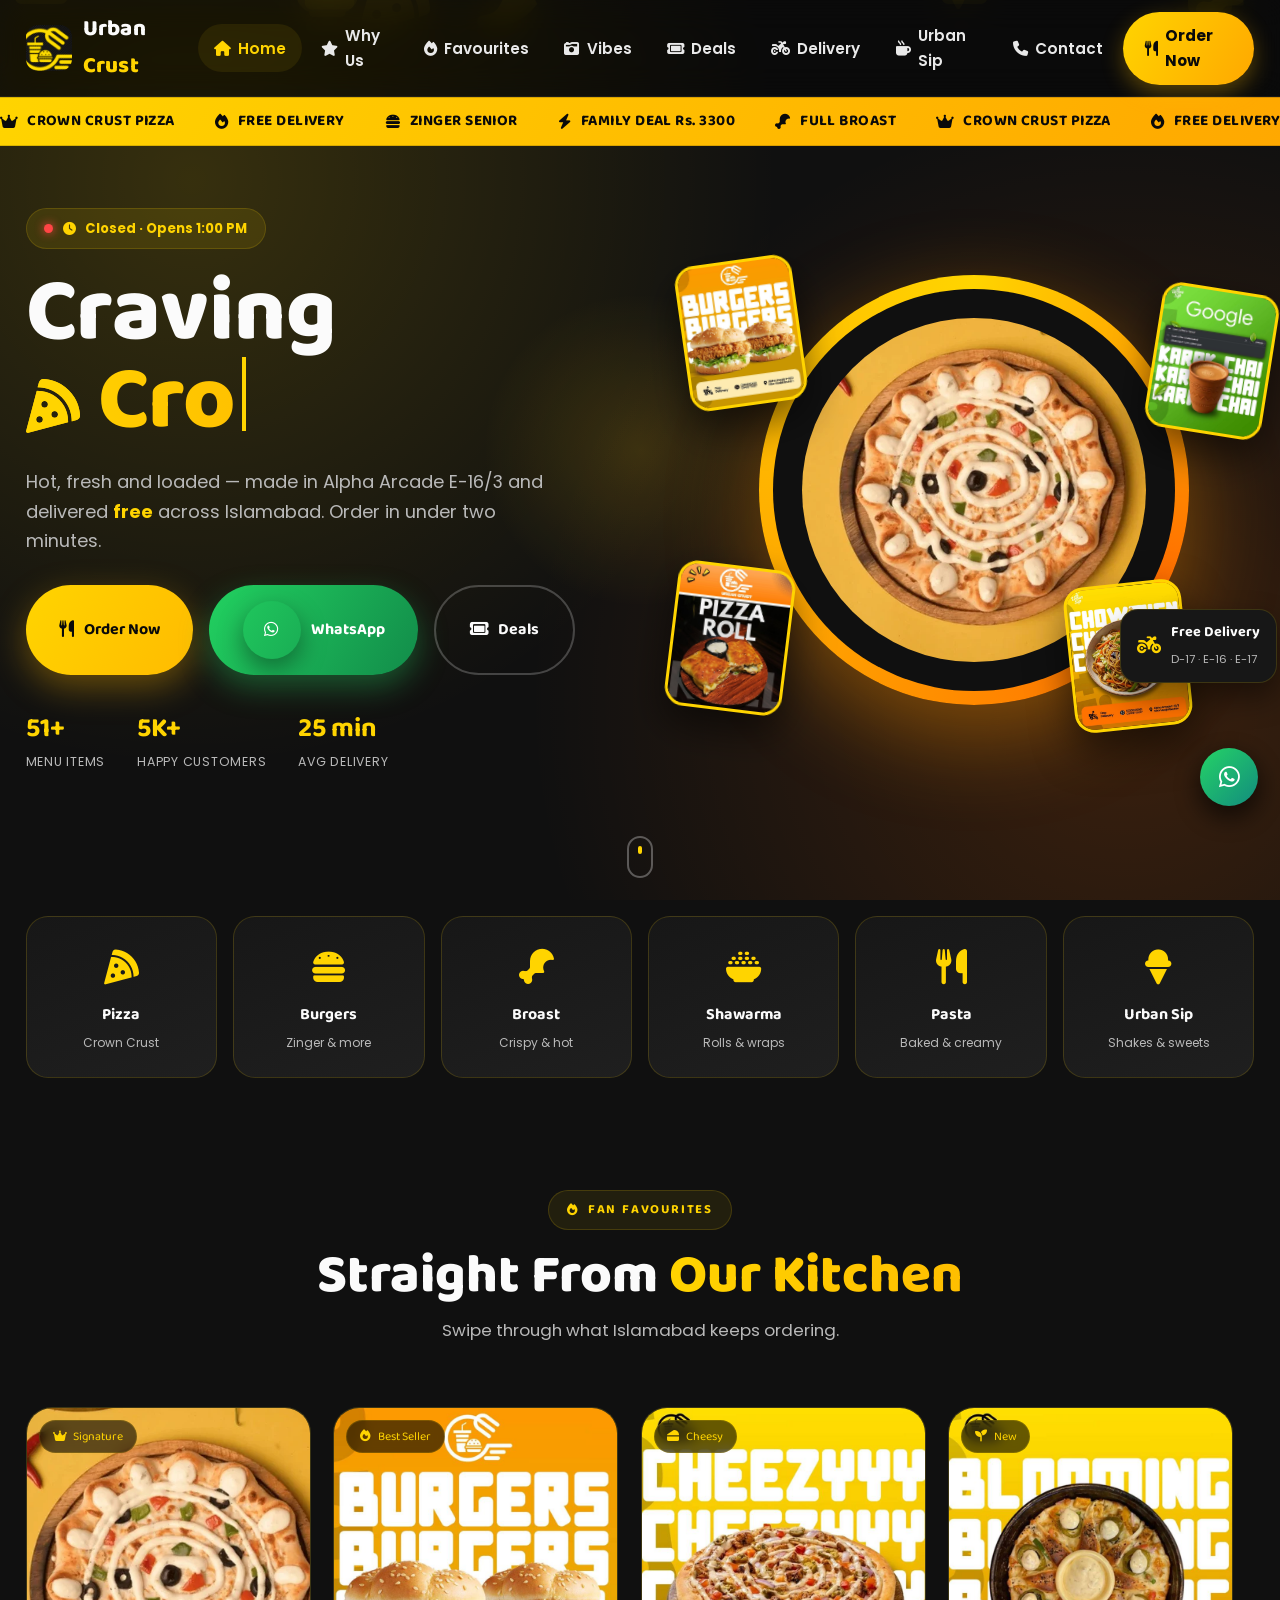
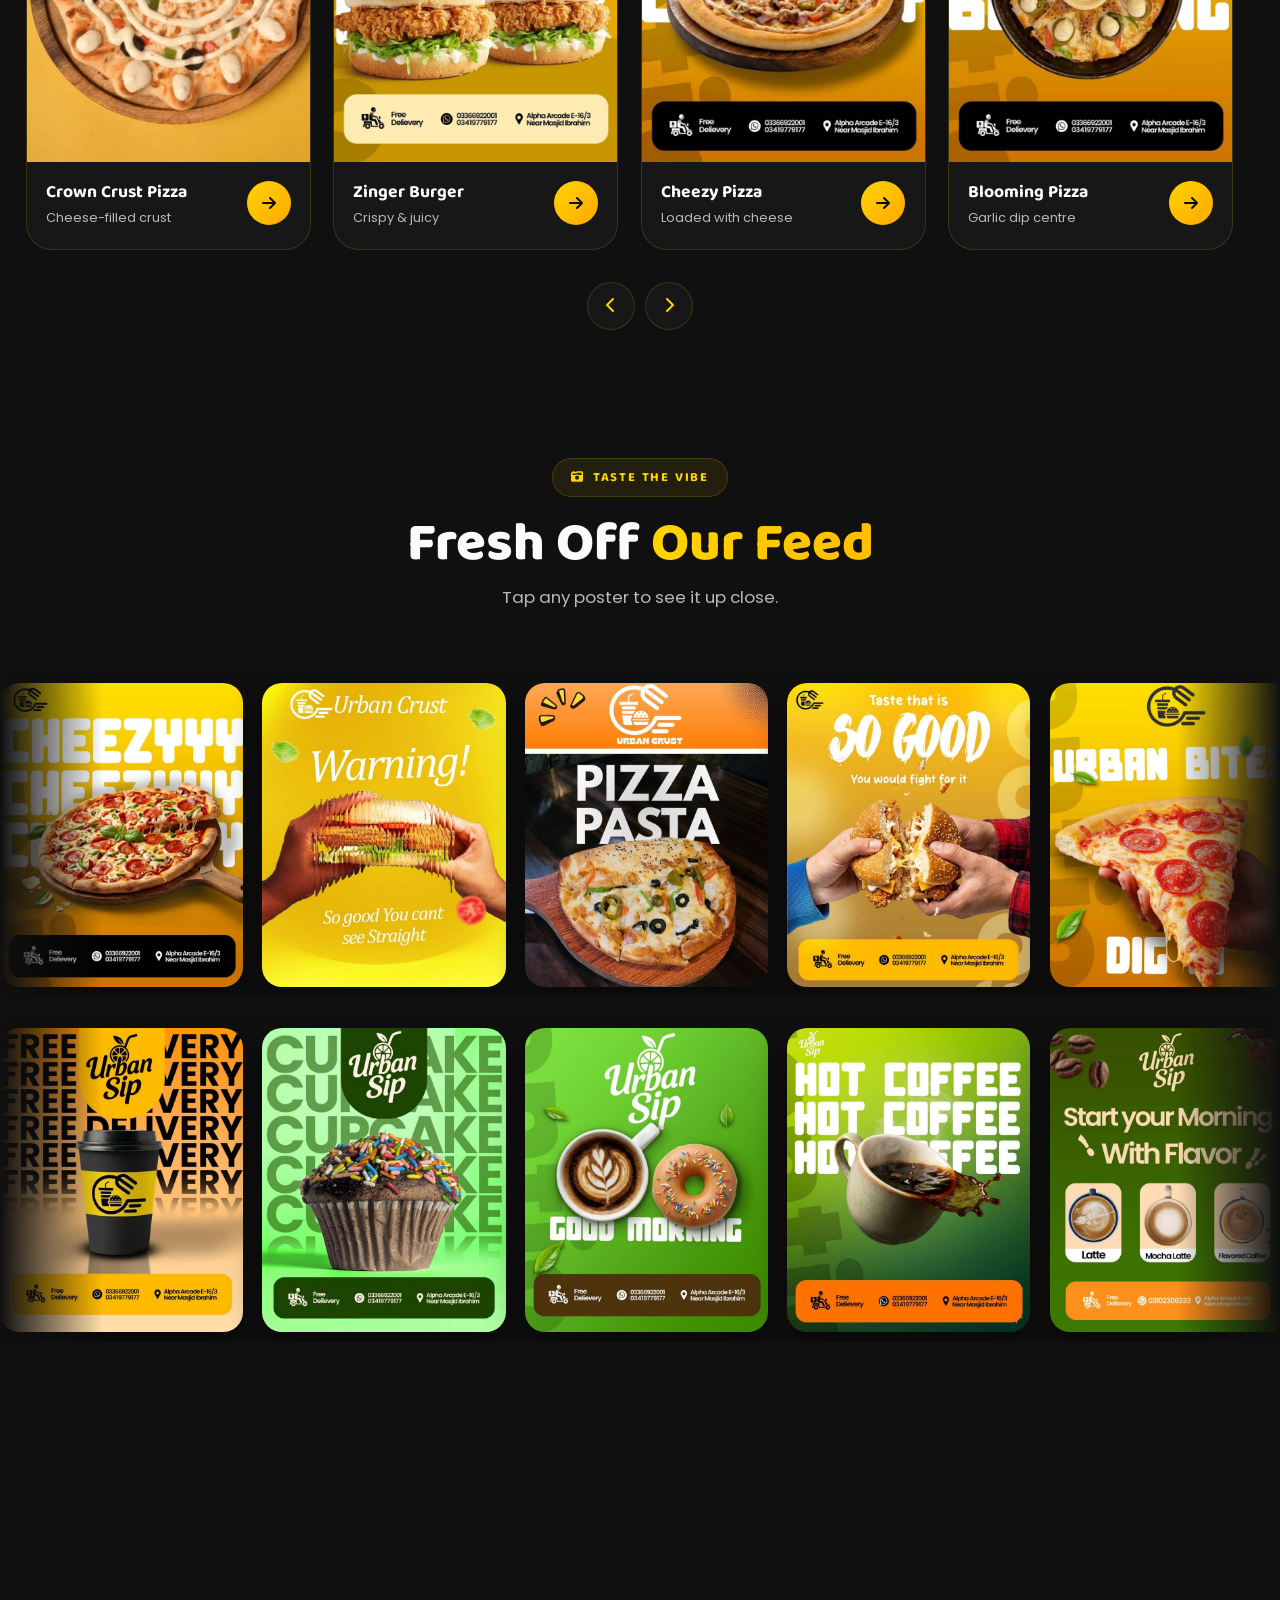
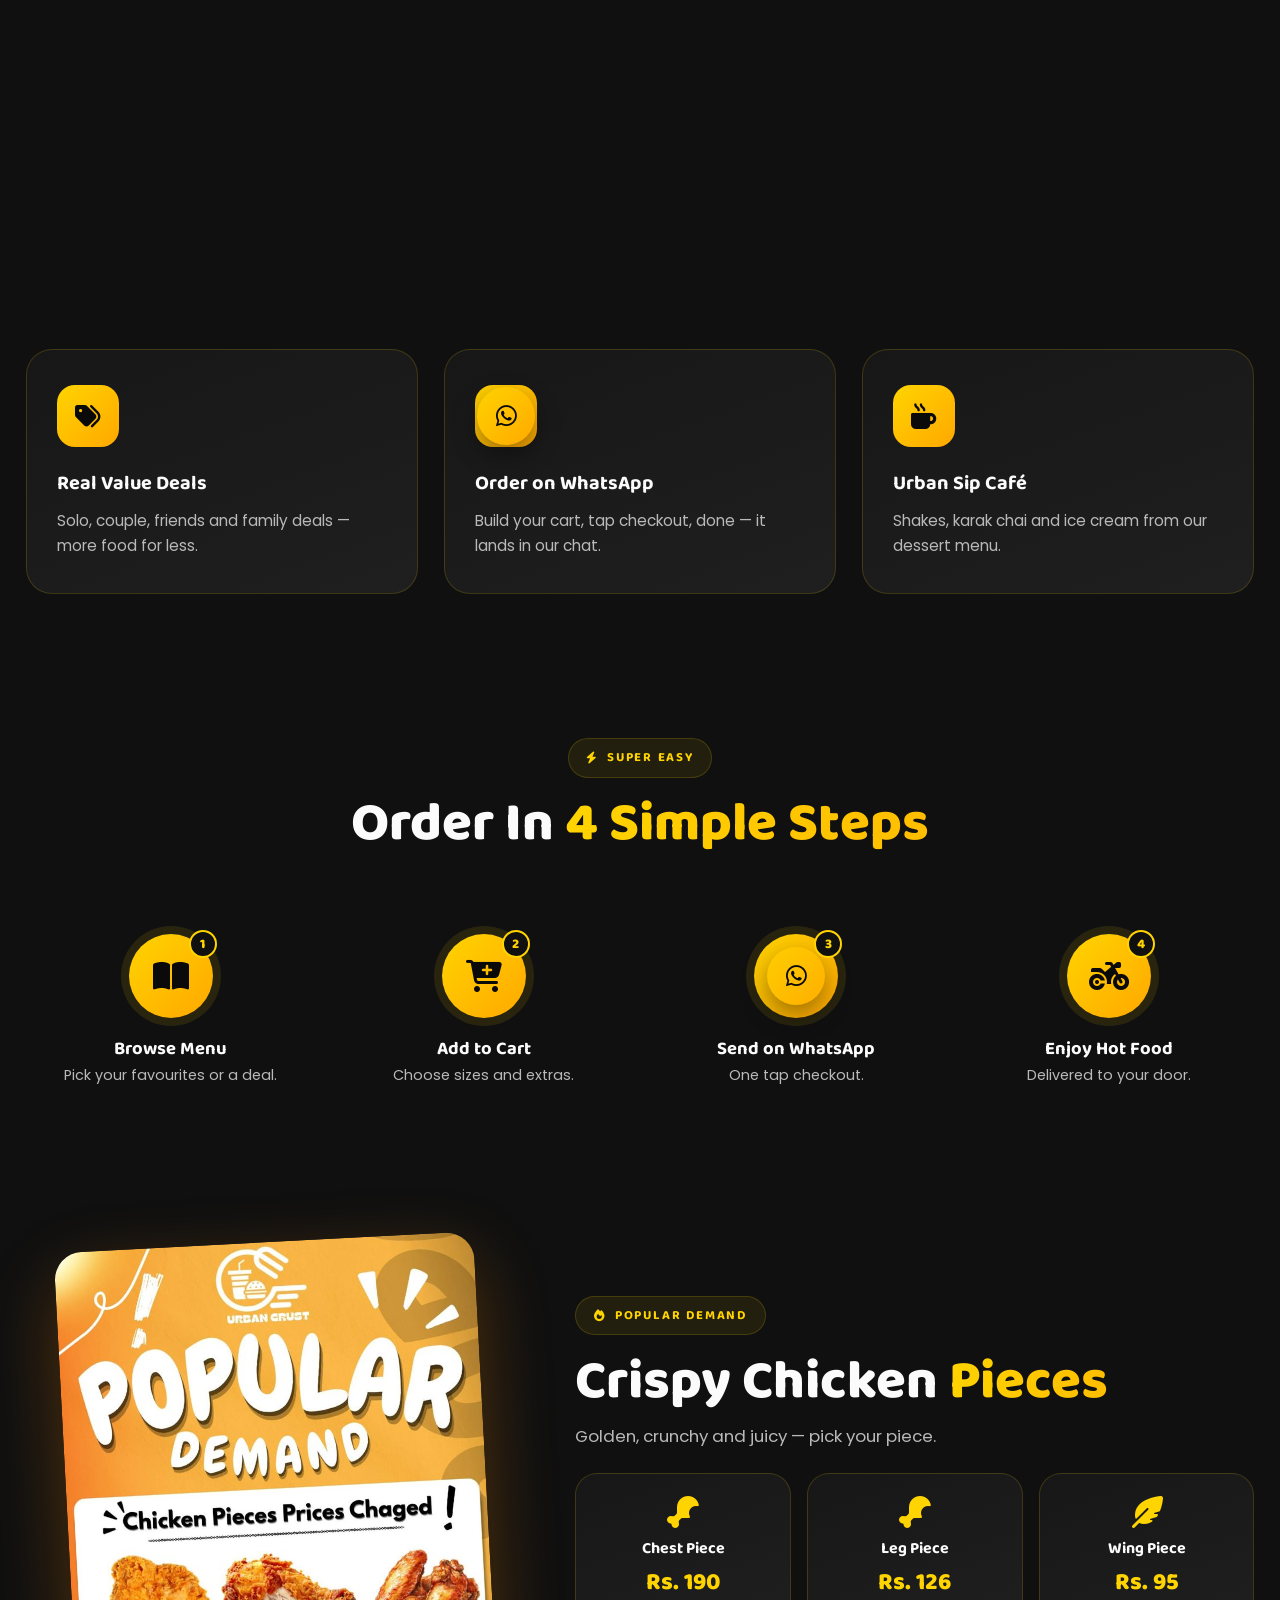
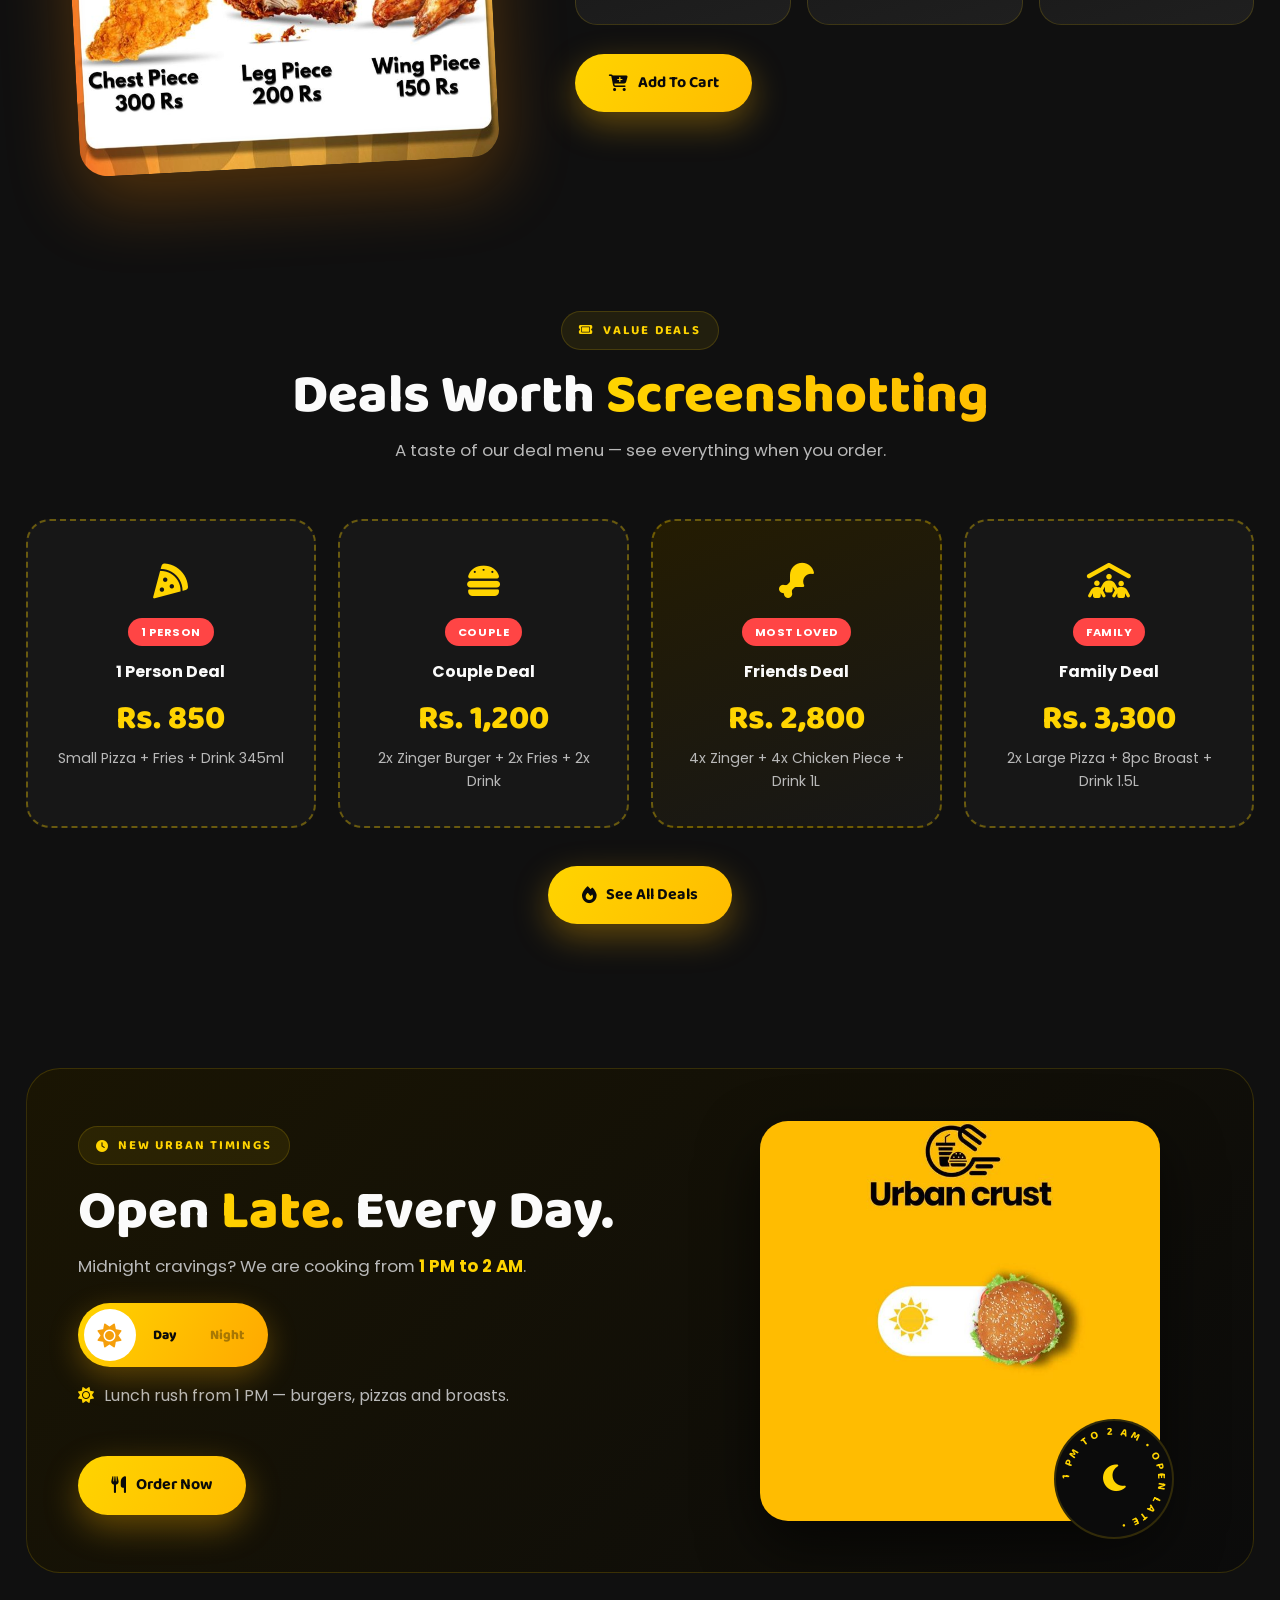
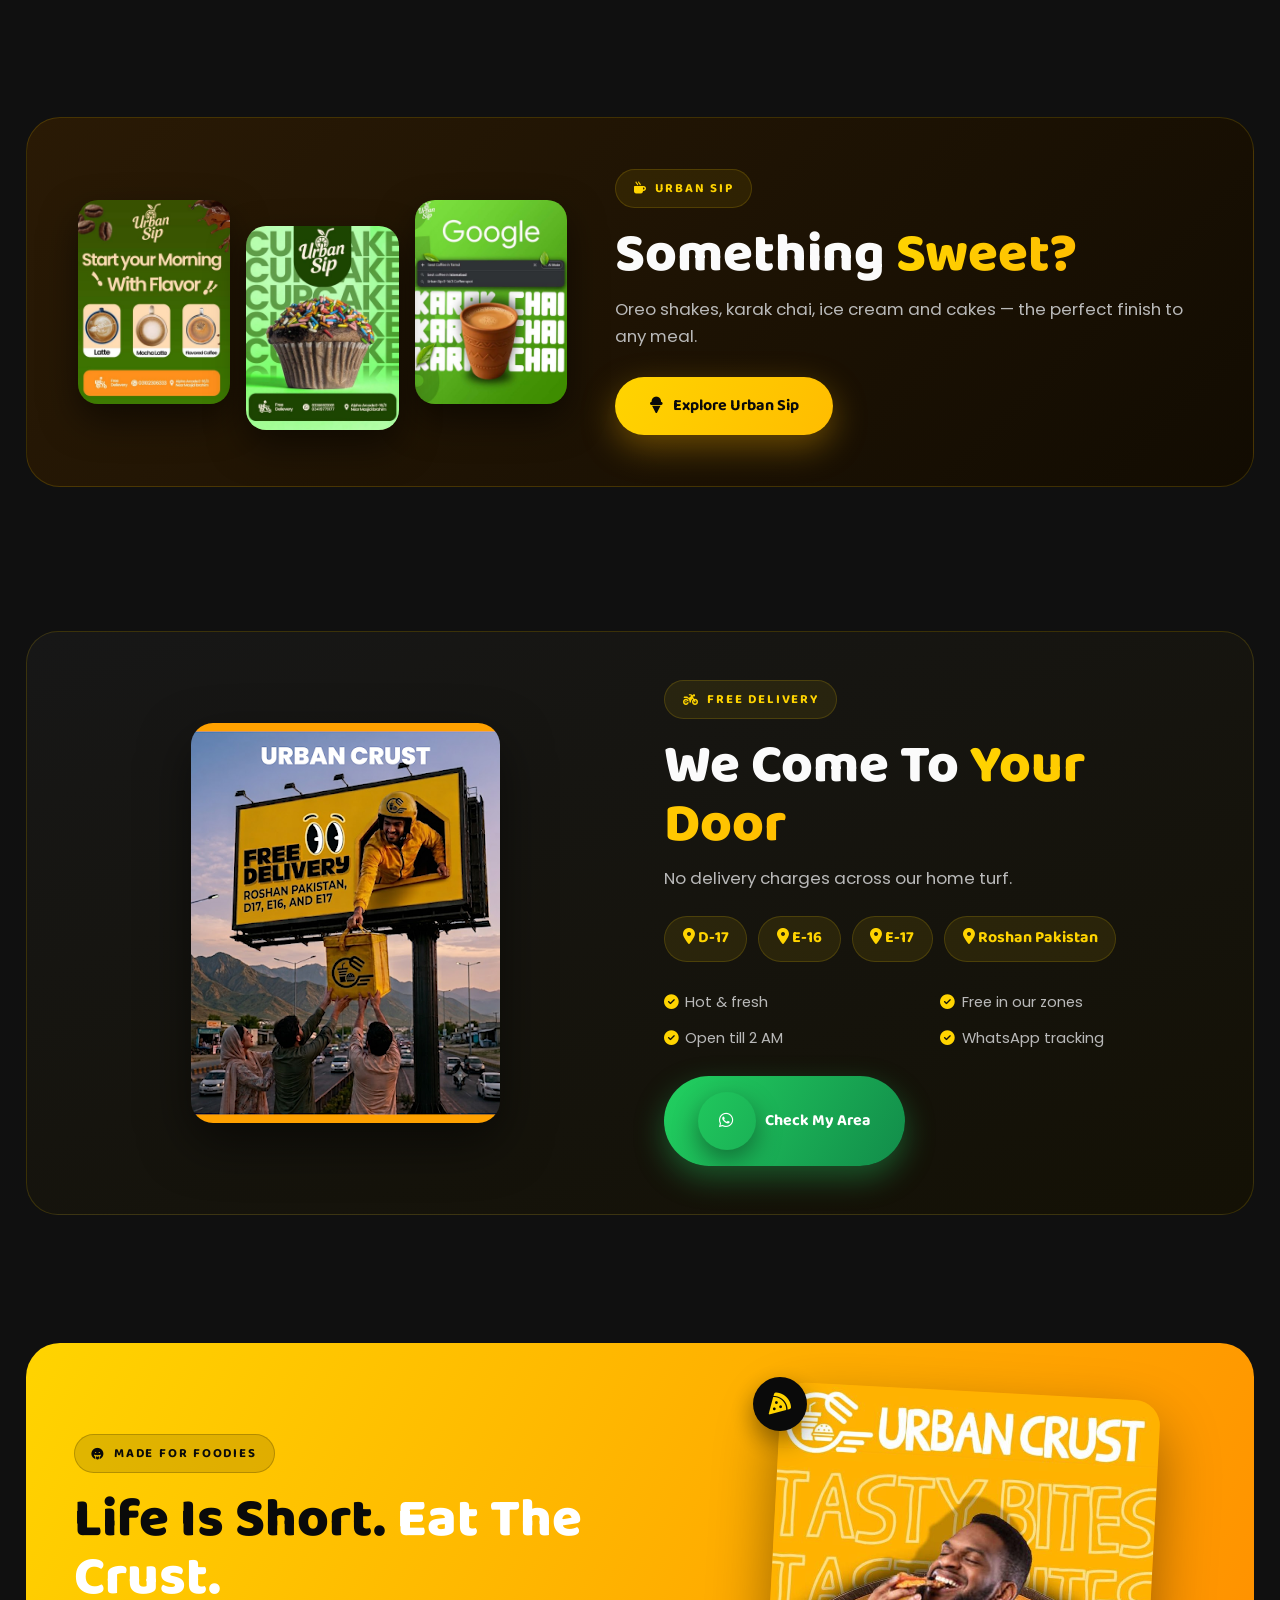
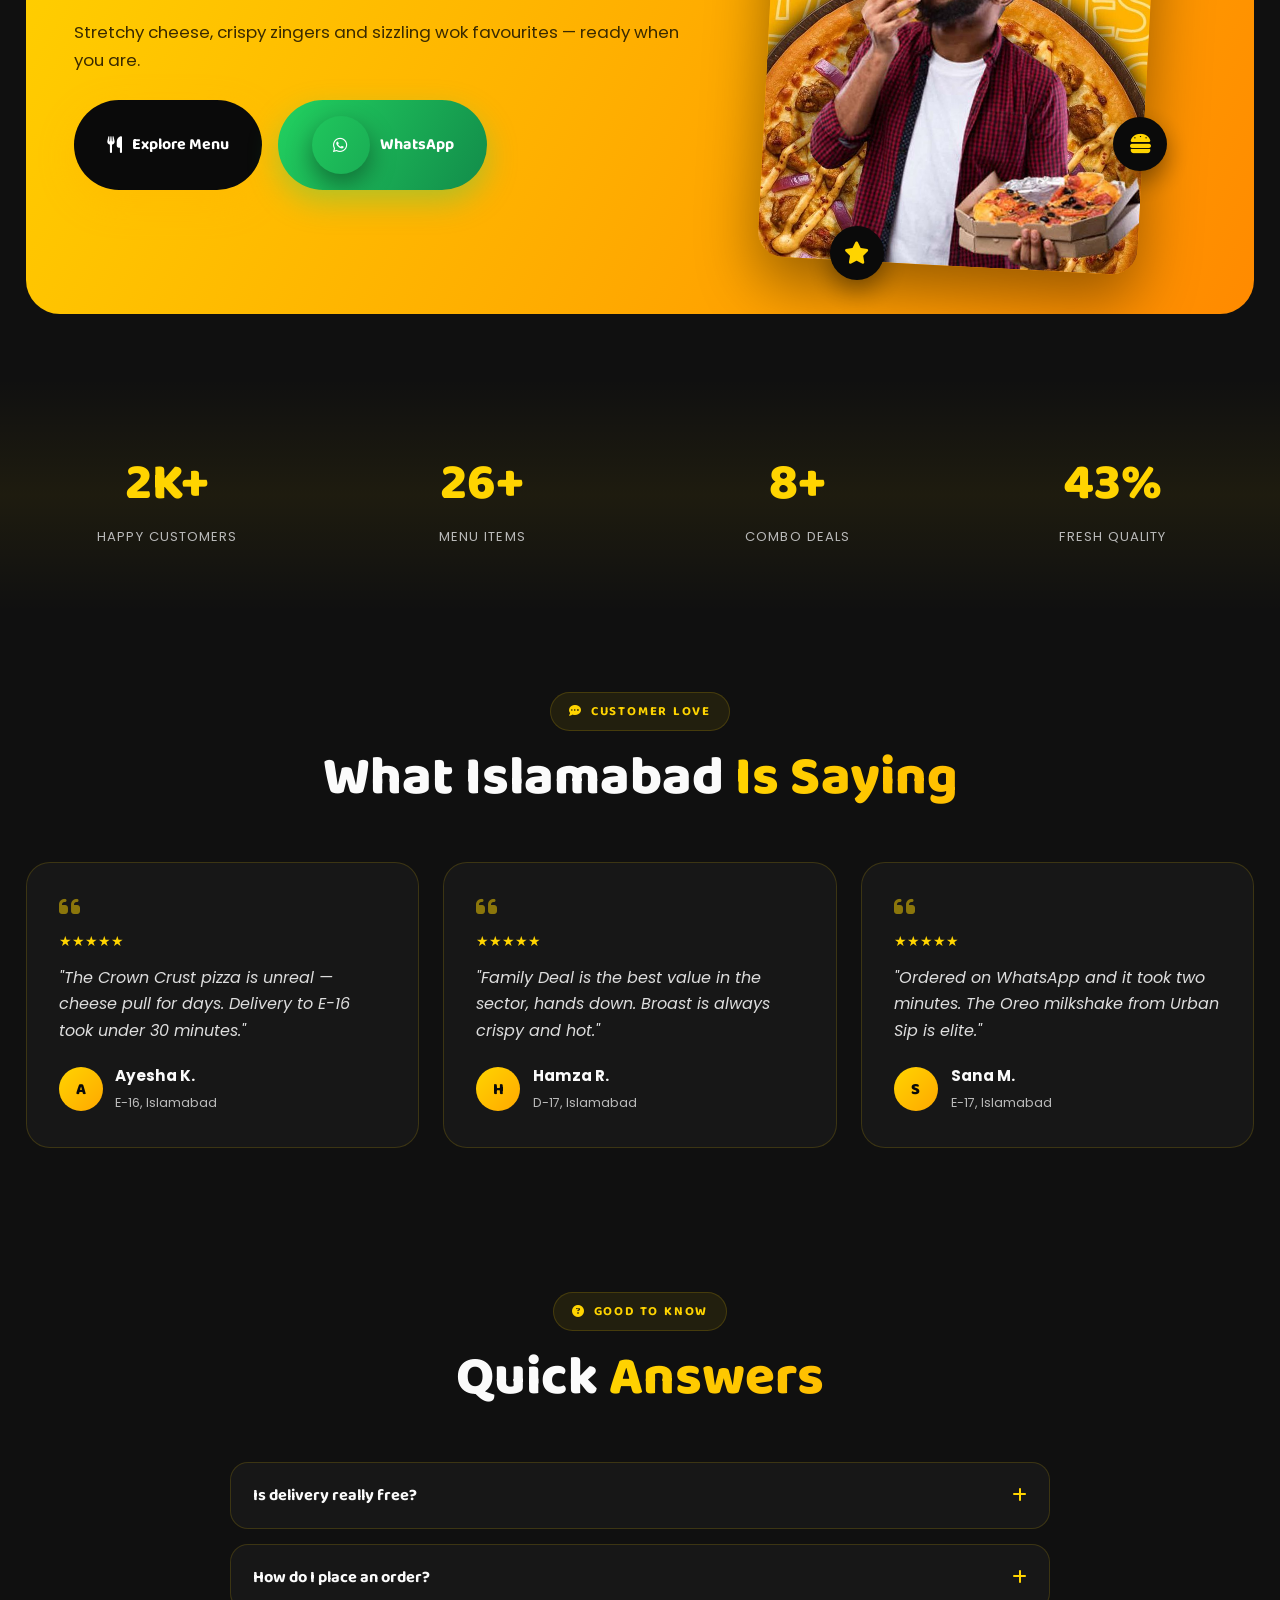
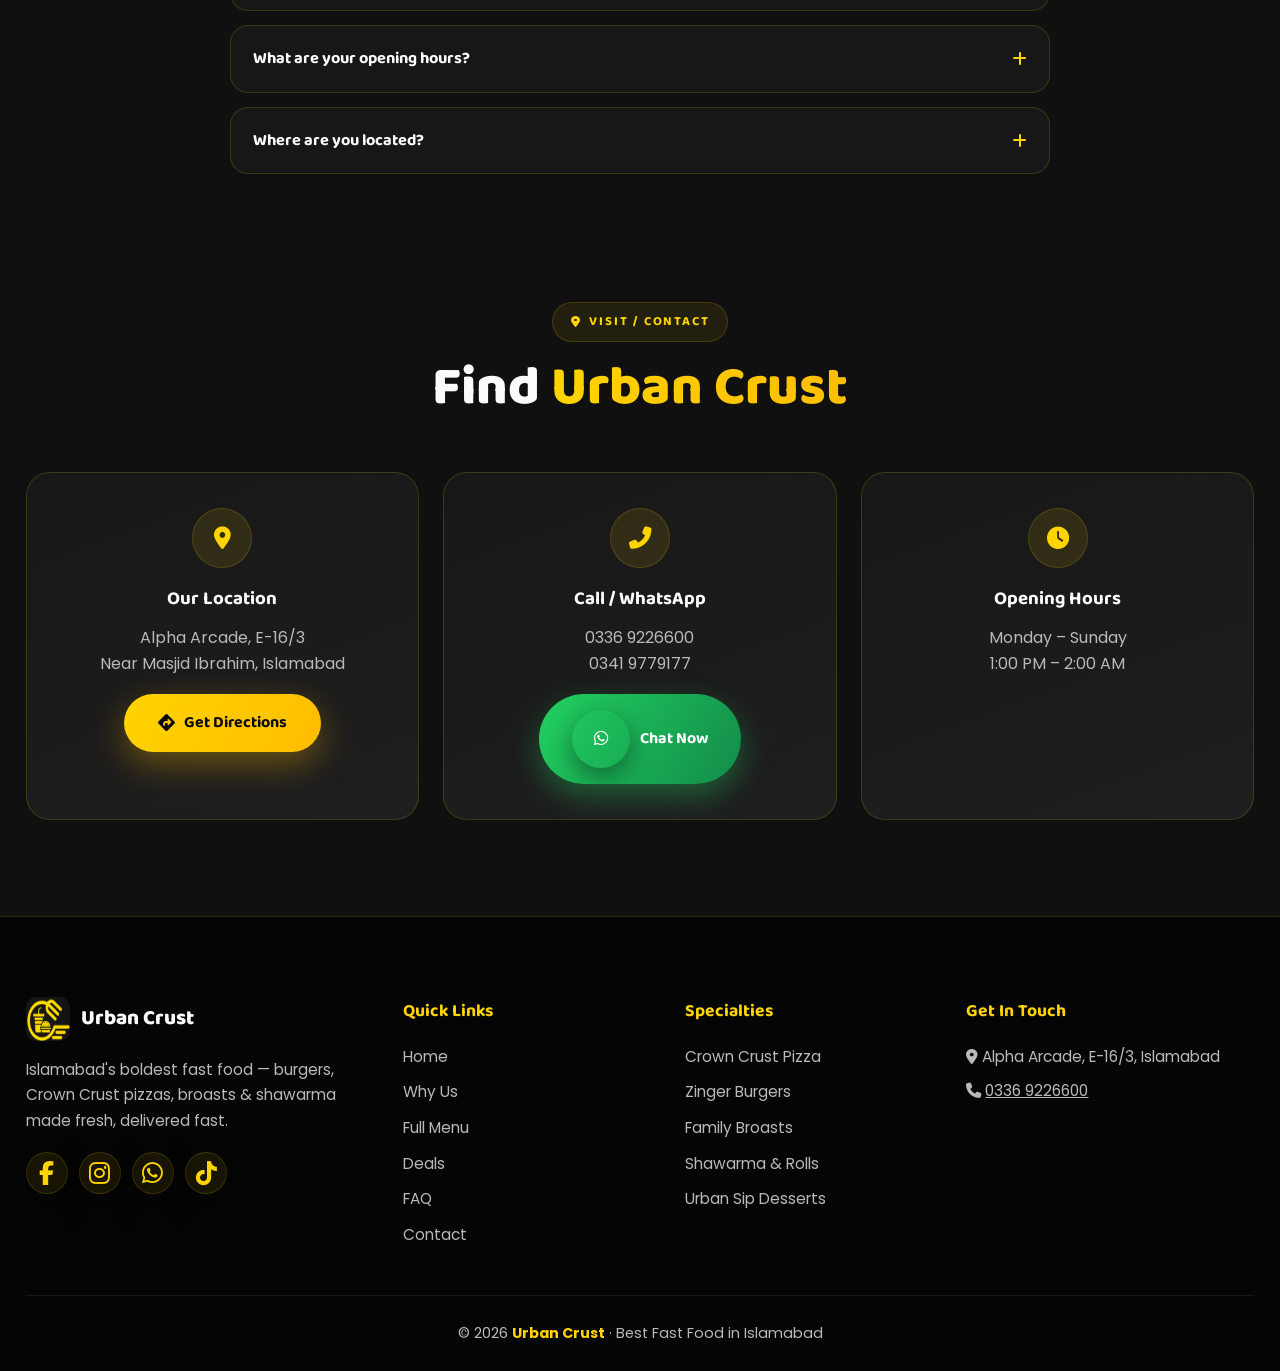
<file: index.html>
<!DOCTYPE html>
<html lang="en">
<head>
<meta charset="UTF-8">
<meta name="viewport" content="width=device-width, initial-scale=1.0, maximum-scale=5.0">

<!-- PWA -->
<link rel="manifest" href="manifest.json">
<meta name="theme-color" content="#FFD400">
<meta name="apple-mobile-web-app-capable" content="yes">
<meta name="apple-mobile-web-app-status-bar-style" content="black-translucent">
<meta name="apple-mobile-web-app-title" content="Urban Crust">

<!-- SEO -->
<title>Urban Crust — Best Fast Food & Pizza in Islamabad | E-16 Alpha Arcade</title>
<meta name="description" content="Urban Crust — Islamabad's boldest fast food. Crown Crust Pizza, Zinger Burgers, Broasts, Shawarma & Family Deals. Free delivery to D-17, E-16 & E-17. Order now!">
<meta name="keywords" content="Urban Crust, fast food Islamabad, best burger Islamabad, pizza delivery E-16, Crown Crust Pizza, zinger burger, Alpha Arcade restaurant">
<meta property="og:title" content="Urban Crust — Best Fast Food in Islamabad">
<meta property="og:description" content="Crown Crust Pizza, Zinger Burgers, Broasts & Family Deals. Free delivery across D-17 / E-16 / E-17.">
<meta property="og:type" content="restaurant">
<meta property="og:image" content="images/poster-burger.png">
<link rel="icon" type="image/png" href="images/logo.png">

<link href="https://cdnjs.cloudflare.com/ajax/libs/font-awesome/6.4.0/css/all.min.css" rel="stylesheet">
<link rel="stylesheet" href="css/brand.css">
<link rel="stylesheet" href="css/fx.css">
<link rel="stylesheet" href="css/home.css">

</head>
<body>

<div id="preloader"><img src="images/logo.png" class="pre-logo" alt="Urban Crust"><div class="pre-bar"></div><div class="pre-text">Loading the crunch…</div></div>

<div class="bg-glow"><span></span><span></span><span></span></div>

<div class="nav-wrap" id="navWrap">
  <header class="site-header">
    <nav class="navbar">
      <a href="index.html" class="brand">
        <img src="images/logo.png" alt="Urban Crust logo">
        <span class="brand-name">Urban <span>Crust</span></span>
      </a>
      <ul class="nav-links" id="navLinks">
        <li><a href="#home" class="active"><i class="fas fa-house"></i> Home</a></li>
        <li><a href="#about"><i class="fas fa-star"></i> Why Us</a></li>
        <li><a href="#popular"><i class="fas fa-fire"></i> Favourites</a></li>
        <li><a href="#vibes"><i class="fas fa-camera-retro"></i> Vibes</a></li>
        <li><a href="#deals"><i class="fas fa-ticket"></i> Deals</a></li>
        <li><a href="#zones"><i class="fas fa-motorcycle"></i> Delivery</a></li>
        <li><a href="sweets.html"><i class="fas fa-mug-hot"></i> Urban Sip</a></li>
        <li><a href="#contact"><i class="fas fa-phone"></i> Contact</a></li>
        <li><a href="urban-menu.html" class="nav-cta"><i class="fas fa-utensils"></i> Order Now</a></li>
      </ul>
      <button class="burger" id="burger" aria-label="Menu"><span></span><span></span><span></span></button>
    </nav>
  </header>
  <div class="marquee">
    <div class="marquee-track">
      <span><i class="fas fa-crown"></i> CROWN CRUST PIZZA</span>
      <span><i class="fas fa-fire"></i> FREE DELIVERY</span>
      <span><i class="fas fa-burger"></i> ZINGER SENIOR</span>
      <span><i class="fas fa-bolt"></i> FAMILY DEAL Rs. 3300</span>
      <span><i class="fas fa-drumstick-bite"></i> FULL BROAST</span>
      <span><i class="fas fa-crown"></i> CROWN CRUST PIZZA</span>
      <span><i class="fas fa-fire"></i> FREE DELIVERY</span>
      <span><i class="fas fa-burger"></i> ZINGER SENIOR</span>
      <span><i class="fas fa-bolt"></i> FAMILY DEAL Rs. 3300</span>
      <span><i class="fas fa-drumstick-bite"></i> FULL BROAST</span>
    </div>
  </div>
</div>

<!-- HERO -->
<section class="hero" id="home">
  <div class="food-rain" id="rain"></div>
  <div class="hero-grid">
    <div>
      <div class="hero-badge" id="openBadge"><span class="dot"></span><i class="fas fa-clock"></i> <span class="txt">Open Now · 1:00 PM – 2:00 AM</span></div>
      <h1 class="hero-title"><span class="crave">Craving</span><span class="type-line"><i class="fas fa-pizza-slice type-ico" id="typedIco"></i><span id="typed"></span><span class="caret"></span></span></h1>
      <p class="hero-desc">Hot, fresh and loaded — made in Alpha Arcade E-16/3 and delivered <b style="color:var(--primary)">free</b> across Islamabad. Order in under two minutes.</p>
      <div class="hero-cta-row">
        <a href="urban-menu.html" class="btn btn-primary shine" data-burst><i class="fas fa-utensils"></i> Order Now</a>
        <a href="https://wa.me/923369226600?text=Hi%20Urban%20Crust!%20I%27d%20like%20to%20order." target="_blank" class="btn btn-whatsapp shine"><i class="fab fa-whatsapp"></i> WhatsApp</a>
        <a href="#deals" class="btn btn-ghost"><i class="fas fa-ticket"></i> Deals</a>
      </div>
      <div class="hero-stats">
        <div><strong data-count="60" data-suffix="+">0</strong><span>Menu Items</span></div>
        <div><strong data-count="5" data-suffix="K+">0</strong><span>Happy Customers</span></div>
        <div><strong data-count="30" data-suffix=" min">0</strong><span>Avg Delivery</span></div>
      </div>
    </div>
    <div class="hero-visual">
      <div class="hero-plate"><img src="images/crown-pizza.png" alt="Crown Crust Pizza"></div>
      <img class="orbit-img oi-1" src="images/gallery/zinger-burger.jpg" alt="Zinger Burger">
      <img class="orbit-img oi-2" src="images/gallery/pizza-roll.jpg" alt="Pizza Roll">
      <img class="orbit-img oi-3" src="images/gallery/karak-chai.jpg" alt="Karak Chai">
      <img class="orbit-img oi-4" src="images/gallery/chowmein.jpg" alt="Chowmein">
      <div class="hero-chip chip-2"><i class="fas fa-motorcycle"></i><div><b>Free Delivery</b><small>D-17 · E-16 · E-17</small></div></div>
    </div>
  </div>
  <div class="scroll-cue"></div>
</section>

<!-- CATEGORIES -->
<section class="cats"><div class="container"><div class="cat-row">
  <a href="urban-menu.html" class="cat reveal-zoom"><span class="em"><i class="fas fa-pizza-slice"></i></span><b>Pizza</b><small>Crown Crust</small></a>
  <a href="urban-menu.html" class="cat reveal-zoom" data-delay="60"><span class="em"><i class="fas fa-burger"></i></span><b>Burgers</b><small>Zinger &amp; more</small></a>
  <a href="urban-menu.html" class="cat reveal-zoom" data-delay="120"><span class="em"><i class="fas fa-drumstick-bite"></i></span><b>Broast</b><small>Crispy &amp; hot</small></a>
  <a href="urban-menu.html" class="cat reveal-zoom" data-delay="180"><span class="em"><i class="fas fa-bowl-rice"></i></span><b>Shawarma</b><small>Rolls &amp; wraps</small></a>
  <a href="urban-menu.html" class="cat reveal-zoom" data-delay="240"><span class="em"><i class="fas fa-utensils"></i></span><b>Pasta</b><small>Baked &amp; creamy</small></a>
  <a href="sweets.html" class="cat reveal-zoom" data-delay="300"><span class="em"><i class="fas fa-ice-cream"></i></span><b>Urban Sip</b><small>Shakes &amp; sweets</small></a>
</div></div></section>

<!-- POPULAR -->
<section class="pop" id="popular"><div class="container">
  <div class="section-head reveal">
    <div class="eyebrow"><i class="fas fa-fire"></i> Fan Favourites</div>
    <h2 class="section-title">Straight From <span>Our Kitchen</span></h2>
    <p class="section-sub">Swipe through what Islamabad keeps ordering.</p>
  </div>
  <div class="slider" id="slider">
    <div class="dish tilt"><span class="tag"><i class="fas fa-crown"></i> Signature</span><div class="ph" data-pop="images/crown-pizza.png" data-title="Crown Crust Pizza" data-desc="Cheese-filled crust. Made fresh to order and delivered hot across Islamabad." data-kick="Fan Favourite" data-group="fav"><img src="images/crown-pizza.png" alt="Crown Crust Pizza" loading="lazy"></div><div class="info"><div><h4>Crown Crust Pizza</h4><p>Cheese-filled crust</p></div><a class="go" href="urban-menu.html" aria-label="Order Crown Crust Pizza"><i class="fas fa-arrow-right"></i></a></div></div>
    <div class="dish tilt"><span class="tag"><i class="fas fa-fire"></i> Best Seller</span><div class="ph" data-pop="images/gallery/zinger-burger.jpg" data-title="Zinger Burger" data-desc="Crispy & juicy. Made fresh to order and delivered hot across Islamabad." data-kick="Fan Favourite" data-group="fav"><img src="images/gallery/zinger-burger.jpg" alt="Zinger Burger" loading="lazy"></div><div class="info"><div><h4>Zinger Burger</h4><p>Crispy & juicy</p></div><a class="go" href="urban-menu.html" aria-label="Order Zinger Burger"><i class="fas fa-arrow-right"></i></a></div></div>
    <div class="dish tilt"><span class="tag"><i class="fas fa-cheese"></i> Cheesy</span><div class="ph" data-pop="images/gallery/cheezy-pizza.jpg" data-title="Cheezy Pizza" data-desc="Loaded with cheese. Made fresh to order and delivered hot across Islamabad." data-kick="Fan Favourite" data-group="fav"><img src="images/gallery/cheezy-pizza.jpg" alt="Cheezy Pizza" loading="lazy"></div><div class="info"><div><h4>Cheezy Pizza</h4><p>Loaded with cheese</p></div><a class="go" href="urban-menu.html" aria-label="Order Cheezy Pizza"><i class="fas fa-arrow-right"></i></a></div></div>
    <div class="dish tilt"><span class="tag"><i class="fas fa-seedling"></i> New</span><div class="ph" data-pop="images/gallery/blooming-pizza.jpg" data-title="Blooming Pizza" data-desc="Garlic dip centre. Made fresh to order and delivered hot across Islamabad." data-kick="Fan Favourite" data-group="fav"><img src="images/gallery/blooming-pizza.jpg" alt="Blooming Pizza" loading="lazy"></div><div class="info"><div><h4>Blooming Pizza</h4><p>Garlic dip centre</p></div><a class="go" href="urban-menu.html" aria-label="Order Blooming Pizza"><i class="fas fa-arrow-right"></i></a></div></div>
    <div class="dish tilt"><div class="ph" data-pop="images/gallery/calzone.jpg" data-title="Calzone" data-desc="Stuffed & golden. Made fresh to order and delivered hot across Islamabad." data-kick="Fan Favourite" data-group="fav"><img src="images/gallery/calzone.jpg" alt="Calzone" loading="lazy"></div><div class="info"><div><h4>Calzone</h4><p>Stuffed & golden</p></div><a class="go" href="urban-menu.html" aria-label="Order Calzone"><i class="fas fa-arrow-right"></i></a></div></div>
    <div class="dish tilt"><div class="ph" data-pop="images/gallery/pizza-roll.jpg" data-title="Pizza Roll" data-desc="Crispy pizza wrap. Made fresh to order and delivered hot across Islamabad." data-kick="Fan Favourite" data-group="fav"><img src="images/gallery/pizza-roll.jpg" alt="Pizza Roll" loading="lazy"></div><div class="info"><div><h4>Pizza Roll</h4><p>Crispy pizza wrap</p></div><a class="go" href="urban-menu.html" aria-label="Order Pizza Roll"><i class="fas fa-arrow-right"></i></a></div></div>
    <div class="dish tilt"><span class="tag"><i class="fas fa-bowl-rice"></i> Chinese</span><div class="ph" data-pop="images/gallery/chowmein.jpg" data-title="Chowmein" data-desc="Wok tossed noodles. Made fresh to order and delivered hot across Islamabad." data-kick="Fan Favourite" data-group="fav"><img src="images/gallery/chowmein.jpg" alt="Chowmein" loading="lazy"></div><div class="info"><div><h4>Chowmein</h4><p>Wok tossed noodles</p></div><a class="go" href="urban-menu.html" aria-label="Order Chowmein"><i class="fas fa-arrow-right"></i></a></div></div>
    <div class="dish tilt"><span class="tag"><i class="fas fa-fire-flame-curved"></i> Chinese</span><div class="ph" data-pop="images/gallery/fried-rice.jpg" data-title="Fried Rice" data-desc="Smoky wok flavour. Made fresh to order and delivered hot across Islamabad." data-kick="Fan Favourite" data-group="fav"><img src="images/gallery/fried-rice.jpg" alt="Fried Rice" loading="lazy"></div><div class="info"><div><h4>Fried Rice</h4><p>Smoky wok flavour</p></div><a class="go" href="urban-menu.html" aria-label="Order Fried Rice"><i class="fas fa-arrow-right"></i></a></div></div>
    <div class="dish tilt"><span class="tag"><i class="fas fa-utensils"></i> Italian</span><div class="ph" data-pop="images/gallery/pasta-crunchy.jpg" data-title="Pasta Crunchy" data-desc="Zinger mac & cheese. Made fresh to order and delivered hot across Islamabad." data-kick="Fan Favourite" data-group="fav"><img src="images/gallery/pasta-crunchy.jpg" alt="Pasta Crunchy" loading="lazy"></div><div class="info"><div><h4>Pasta Crunchy</h4><p>Zinger mac & cheese</p></div><a class="go" href="urban-menu.html" aria-label="Order Pasta Crunchy"><i class="fas fa-arrow-right"></i></a></div></div>
    <div class="dish tilt"><div class="ph" data-pop="images/gallery/juicy-bites.jpg" data-title="Juicy Bites" data-desc="Supreme taste. Made fresh to order and delivered hot across Islamabad." data-kick="Fan Favourite" data-group="fav"><img src="images/gallery/juicy-bites.jpg" alt="Juicy Bites" loading="lazy"></div><div class="info"><div><h4>Juicy Bites</h4><p>Supreme taste</p></div><a class="go" href="urban-menu.html" aria-label="Order Juicy Bites"><i class="fas fa-arrow-right"></i></a></div></div>
  </div>
  <div class="slide-ctl"><button data-slide="-1" aria-label="Previous"><i class="fas fa-chevron-left"></i></button><button data-slide="1" aria-label="Next"><i class="fas fa-chevron-right"></i></button></div>
</div></section>

<!-- REELS -->
<section class="reels" id="vibes"><div class="container"><div class="section-head reveal">
  <div class="eyebrow"><i class="fas fa-camera-retro"></i> Taste The Vibe</div><h2 class="section-title">Fresh Off <span>Our Feed</span></h2><p class="section-sub">Tap any poster to see it up close.</p></div></div>
  <div class="reel"><div class="reel-track"><div class="reel-item" data-pop="images/gallery/cheezy-pizza-2.jpg" data-title="Cheezy Pizza" data-desc="Stretchy, loaded and baked fresh." data-group="reel1"><img src="images/gallery/cheezy-pizza-2.jpg" alt="Cheezy Pizza" loading="lazy"></div><div class="reel-item" data-pop="images/gallery/warning-burger.jpg" data-title="Zinger Stack" data-desc="So good you cannot see straight." data-group="reel1"><img src="images/gallery/warning-burger.jpg" alt="Zinger Stack" loading="lazy"></div><div class="reel-item" data-pop="images/gallery/pizza-pasta.jpg" data-title="Pizza Pasta" data-desc="Two favourites on one plate." data-group="reel1"><img src="images/gallery/pizza-pasta.jpg" alt="Pizza Pasta" loading="lazy"></div><div class="reel-item" data-pop="images/gallery/so-good.jpg" data-title="So Good" data-desc="You would fight for it." data-group="reel1"><img src="images/gallery/so-good.jpg" alt="So Good" loading="lazy"></div><div class="reel-item" data-pop="images/gallery/urban-bites.jpg" data-title="Urban Bites" data-desc="Dig into a fresh pepperoni slice." data-group="reel1"><img src="images/gallery/urban-bites.jpg" alt="Urban Bites" loading="lazy"></div><div class="reel-item" data-pop="images/gallery/tasty-noodles.jpg" data-title="Tasty Noodles" data-desc="Twirl, bite, repeat." data-group="reel1"><img src="images/gallery/tasty-noodles.jpg" alt="Tasty Noodles" loading="lazy"></div><div class="reel-item" data-pop="images/gallery/as-delicious.jpg" data-title="Delicious" data-desc="It tastes as good as it looks." data-group="reel1"><img src="images/gallery/as-delicious.jpg" alt="Delicious" loading="lazy"></div><div class="reel-item" data-pop="images/gallery/pasta-big.jpg" data-title="Baked Pasta" data-desc="Golden, cheesy and bubbling." data-group="reel1"><img src="images/gallery/pasta-big.jpg" alt="Baked Pasta" loading="lazy"></div><div class="reel-item" data-pop="images/gallery/tasty-bites.jpg" data-title="Tasty Bites" data-desc="Made for foodies." data-group="reel1"><img src="images/gallery/tasty-bites.jpg" alt="Tasty Bites" loading="lazy"></div></div></div><div class="reel rev"><div class="reel-track"><div class="reel-item" data-pop="images/gallery/free-delivery-cup.jpg" data-title="Free Delivery" data-desc="Hot coffee to your door." data-group="reel2"><img src="images/gallery/free-delivery-cup.jpg" alt="Free Delivery" loading="lazy"></div><div class="reel-item" data-pop="images/gallery/cupcake.jpg" data-title="Cupcake" data-desc="Sprinkles and pure joy." data-group="reel2"><img src="images/gallery/cupcake.jpg" alt="Cupcake" loading="lazy"></div><div class="reel-item" data-pop="images/gallery/donut-coffee.jpg" data-title="Donut and Coffee" data-desc="A perfect morning pair." data-group="reel2"><img src="images/gallery/donut-coffee.jpg" alt="Donut and Coffee" loading="lazy"></div><div class="reel-item" data-pop="images/gallery/hot-coffee.jpg" data-title="Hot Coffee" data-desc="Fresh brewed at Urban Sip." data-group="reel2"><img src="images/gallery/hot-coffee.jpg" alt="Hot Coffee" loading="lazy"></div><div class="reel-item" data-pop="images/gallery/morning-flavor.jpg" data-title="Start Your Morning" data-desc="Latte, Mocha Latte and Flavoured Coffee." data-group="reel2"><img src="images/gallery/morning-flavor.jpg" alt="Start Your Morning" loading="lazy"></div><div class="reel-item" data-pop="images/gallery/which-fancy.jpg" data-title="Which One Do You Fancy" data-desc="Espresso, Cappuccino or Americano?" data-group="reel2"><img src="images/gallery/which-fancy.jpg" alt="Which One Do You Fancy" loading="lazy"></div><div class="reel-item" data-pop="images/gallery/soup.jpg" data-title="Chicken Corn Soup" data-desc="Warm, creamy and comforting." data-group="reel2"><img src="images/gallery/soup.jpg" alt="Chicken Corn Soup" loading="lazy"></div><div class="reel-item" data-pop="images/gallery/americano.jpg" data-title="Americano" data-desc="Bold and smooth." data-group="reel2"><img src="images/gallery/americano.jpg" alt="Americano" loading="lazy"></div><div class="reel-item" data-pop="images/gallery/espresso.jpg" data-title="Espresso" data-desc="Short, strong and stunning." data-group="reel2"><img src="images/gallery/espresso.jpg" alt="Espresso" loading="lazy"></div><div class="reel-item" data-pop="images/gallery/good-morning.jpg" data-title="Good Morning" data-desc="Coffee first, everything else later." data-group="reel2"><img src="images/gallery/good-morning.jpg" alt="Good Morning" loading="lazy"></div></div></div>
</section>

<!-- WHY US -->
<section class="features-sec" id="about"><div class="container">
  <div class="section-head reveal">
    <div class="eyebrow"><i class="fas fa-hand-sparkles"></i> Why Urban Crust</div>
    <h2 class="section-title">Made Fresh. <span>Served Bold.</span></h2>
    <p class="section-sub">Everything that makes people come back for seconds.</p>
  </div>
  <div class="feat-grid">
    <div class="feat-card reveal"><div class="feat-icon"><i class="fas fa-crown"></i></div><h3>Crown Crust Pizza</h3><p>Our legendary cheese-filled crust — the pizza people actually crave.</p></div>
    <div class="feat-card reveal" data-delay="80"><div class="feat-icon"><i class="fas fa-motorcycle"></i></div><h3>Fast Free Delivery</h3><p>Hot food to your door across D-17, E-16 &amp; E-17.</p></div>
    <div class="feat-card reveal" data-delay="160"><div class="feat-icon"><i class="fas fa-leaf"></i></div><h3>Fresh Ingredients</h3><p>Nothing frozen and forgotten — cooked fresh, same day.</p></div>
    <div class="feat-card reveal"><div class="feat-icon"><i class="fas fa-tags"></i></div><h3>Real Value Deals</h3><p>Solo, couple, friends and family deals — more food for less.</p></div>
    <div class="feat-card reveal" data-delay="80"><div class="feat-icon"><i class="fab fa-whatsapp"></i></div><h3>Order on WhatsApp</h3><p>Build your cart, tap checkout, done — it lands in our chat.</p></div>
    <div class="feat-card reveal" data-delay="160"><div class="feat-icon"><i class="fas fa-mug-hot"></i></div><h3>Urban Sip Café</h3><p>Shakes, karak chai and ice cream from our dessert menu.</p></div>
  </div>
</div></section>

<!-- HOW IT WORKS -->
<section class="steps"><div class="container">
  <div class="section-head reveal">
    <div class="eyebrow"><i class="fas fa-bolt"></i> Super Easy</div>
    <h2 class="section-title">Order In <span>4 Simple Steps</span></h2>
  </div>
  <div class="step-row">
    <div class="step reveal"><div class="n"><i class="fas fa-book-open"></i><em>1</em></div><h4>Browse Menu</h4><p>Pick your favourites or a deal.</p></div>
    <div class="step reveal" data-delay="100"><div class="n"><i class="fas fa-cart-plus"></i><em>2</em></div><h4>Add to Cart</h4><p>Choose sizes and extras.</p></div>
    <div class="step reveal" data-delay="200"><div class="n"><i class="fab fa-whatsapp"></i><em>3</em></div><h4>Send on WhatsApp</h4><p>One tap checkout.</p></div>
    <div class="step reveal" data-delay="300"><div class="n"><i class="fas fa-motorcycle"></i><em>4</em></div><h4>Enjoy Hot Food</h4><p>Delivered to your door.</p></div>
  </div>
</div></section>

<!-- CHICKEN PIECES -->
<section class="chick" id="chicken"><div class="container"><div class="chick-wrap">
  <div class="chick-img reveal-left"><img src="images/gallery/popular-demand.jpg" alt="Popular demand chicken pieces" loading="lazy" data-pop="images/gallery/popular-demand.jpg" data-title="Popular Demand" data-desc="Chicken piece prices: Chest Rs. 300, Leg Rs. 200, Wing Rs. 150." data-kick="Price Update"></div>
  <div class="reveal-right">
    <div class="eyebrow"><i class="fas fa-fire"></i> Popular Demand</div><h2 class="section-title" style="text-align:left">Crispy Chicken <span>Pieces</span></h2>
    <p class="section-sub" style="text-align:left;margin-bottom:1.4rem">Golden, crunchy and juicy — pick your piece.</p>
    <div class="piece-row">
      <div class="piece"><i class="fas fa-drumstick-bite"></i><b>Chest Piece</b><strong>Rs. <span data-count="300">0</span></strong></div>
      <div class="piece"><i class="fas fa-drumstick-bite"></i><b>Leg Piece</b><strong>Rs. <span data-count="200">0</span></strong></div>
      <div class="piece"><i class="fas fa-feather-pointed"></i><b>Wing Piece</b><strong>Rs. <span data-count="150">0</span></strong></div>
    </div>
    <a class="btn btn-primary shine" href="urban-menu.html" data-burst><i class="fas fa-cart-plus"></i> Add To Cart</a>
  </div>
</div></div></section>

<!-- DEALS -->
<section class="deals-sec" id="deals"><div class="container">
  <div class="section-head reveal">
    <div class="eyebrow"><i class="fas fa-ticket"></i> Value Deals</div>
    <h2 class="section-title">Deals Worth <span>Screenshotting</span></h2>
    <p class="section-sub">A taste of our deal menu — see everything when you order.</p>
  </div>
  <div class="deals-grid">
    <div class="deal-card reveal"><span class="deal-ico"><i class="fas fa-pizza-slice"></i></span><span class="deal-badge">1 PERSON</span><div class="deal-name">1 Person Deal</div><div class="deal-price">Rs. 850</div><div class="deal-desc">Small Pizza + Fries + Drink 345ml</div></div>
    <div class="deal-card reveal" data-delay="80"><span class="deal-ico"><i class="fas fa-burger"></i></span><span class="deal-badge">COUPLE</span><div class="deal-name">Couple Deal</div><div class="deal-price">Rs. 1,200</div><div class="deal-desc">2x Zinger Burger + 2x Fries + 2x Drink</div></div>
    <div class="deal-card hot reveal" data-delay="160"><span class="deal-ico"><i class="fas fa-drumstick-bite"></i></span><span class="deal-badge">MOST LOVED</span><div class="deal-name">Friends Deal</div><div class="deal-price">Rs. 2,800</div><div class="deal-desc">4x Zinger + 4x Chicken Piece + Drink 1L</div></div>
    <div class="deal-card reveal" data-delay="240"><span class="deal-ico"><i class="fas fa-people-roof"></i></span><span class="deal-badge">FAMILY</span><div class="deal-name">Family Deal</div><div class="deal-price">Rs. 3,300</div><div class="deal-desc">2x Large Pizza + 8pc Broast + Drink 1.5L</div></div>
  </div>
  <div style="text-align:center;margin-top:2.4rem"><a href="urban-menu.html" class="btn btn-primary shine" data-burst><i class="fas fa-fire"></i> See All Deals</a></div>
</div></section>

<!-- OPEN LATE -->
<section class="late" id="timings"><div class="container"><div class="late-wrap">
  <div class="late-txt reveal-left">
    <div class="eyebrow"><i class="fas fa-clock"></i> New Urban Timings</div>
    <h2 class="section-title">Open <span>Late.</span> Every Day.</h2>
    <p class="section-sub" style="text-align:left">Midnight cravings? We are cooking from <b style="color:var(--primary)">1 PM to 2 AM</b>.</p>
    <div class="dn-switch" id="dnSwitch" role="switch" aria-checked="false" tabindex="0"><span class="dn-knob"><i class="fas fa-sun"></i></span><span class="dn-lbl day">Day</span><span class="dn-lbl night">Night</span></div>
    <p class="dn-note" id="dnNote"><i class="fas fa-sun"></i> Lunch rush from 1 PM — burgers, pizzas and broasts.</p>
    <a class="btn btn-primary shine" href="urban-menu.html" data-burst><i class="fas fa-utensils"></i> Order Now</a>
  </div>
  <div class="late-vis reveal-right">
    <img class="dn-img day" src="images/gallery/day-toggle.jpg" alt="Day" loading="lazy" data-pop="images/gallery/timings.jpg" data-title="New Urban Timings" data-desc="We are now open from 1 PM to 2 AM, every day." data-kick="Notice" data-group="time">
    <img class="dn-img night" src="images/gallery/night-toggle.jpg" alt="Night" loading="lazy" data-pop="images/gallery/delivery-night.jpg" data-title="Delicious After Dark" data-desc="Late-night delivery until 2 AM." data-kick="Late Night" data-group="time">
    <div class="spin-badge late-badge"><svg viewBox="0 0 120 120"><defs><path id="cp" d="M60,60 m-46,0 a46,46 0 1,1 92,0 a46,46 0 1,1 -92,0"/></defs><text><textPath href="#cp">1 PM to 2 AM • Open Late • </textPath></text></svg><i class="fas fa-moon"></i></div>
  </div>
</div></div></section>

<!-- URBAN SIP -->
<section class="sip"><div class="container"><div class="sip-wrap">
  <div class="sip-imgs reveal-left">
    <img src="images/gallery/morning-flavor.jpg" alt="Coffee menu" loading="lazy" data-pop="images/gallery/morning-flavor.jpg" data-title="Start Your Morning" data-desc="Latte, Mocha Latte and Flavoured Coffee." data-kick="Urban Sip" data-href="sweets.html" data-wa="923102306333">
    <img src="images/gallery/cupcake.jpg" alt="Cupcake" loading="lazy" data-pop="images/gallery/cupcake.jpg" data-title="Cupcake" data-desc="Sprinkles, chocolate and pure joy." data-kick="Urban Sip" data-href="sweets.html" data-wa="923102306333">
    <img src="images/gallery/karak-chai.jpg" alt="Karak Chai" loading="lazy" data-pop="images/gallery/karak-chai.jpg" data-title="Karak Chai" data-desc="Kulhad chai, brewed strong." data-kick="Urban Sip" data-href="sweets.html" data-wa="923102306333">
  </div>
  <div class="sip-txt reveal-right">
    <div class="eyebrow"><i class="fas fa-mug-hot"></i> Urban Sip</div>
    <h2 class="section-title">Something <span>Sweet?</span></h2>
    <p class="section-sub">Oreo shakes, karak chai, ice cream and cakes — the perfect finish to any meal.</p>
    <a href="sweets.html" class="btn btn-primary shine"><i class="fas fa-ice-cream"></i> Explore Urban Sip</a>
  </div>
</div></div></section>

<!-- DELIVERY -->
<section class="zone-sec" id="zones"><div class="container"><div class="zone-wrap">
  <img src="images/billboard-delivery.png" alt="Urban Crust free delivery" class="reveal-left" loading="lazy">
  <div class="reveal-right">
    <div class="eyebrow"><i class="fas fa-motorcycle"></i> Free Delivery</div>
    <h2 class="section-title" style="text-align:left">We Come To <span>Your Door</span></h2>
    <p class="section-sub" style="text-align:left">No delivery charges across our home turf.</p>
    <div class="zone-list">
      <span class="zone-pill"><i class="fas fa-location-dot"></i> D-17</span><span class="zone-pill"><i class="fas fa-location-dot"></i> E-16</span>
      <span class="zone-pill"><i class="fas fa-location-dot"></i> E-17</span><span class="zone-pill"><i class="fas fa-location-dot"></i> Roshan Pakistan</span>
    </div>
    <div class="mini-feats"><span><i class="fas fa-check-circle"></i>Hot &amp; fresh</span><span><i class="fas fa-check-circle"></i>Free in our zones</span><span><i class="fas fa-check-circle"></i>Open till 2 AM</span><span><i class="fas fa-check-circle"></i>WhatsApp tracking</span></div>
    <a href="https://wa.me/923369226600" target="_blank" class="btn btn-whatsapp shine"><i class="fab fa-whatsapp"></i> Check My Area</a>
  </div>
</div></div></section>

<!-- FOODIE BANNER -->
<section class="foodie"><div class="container"><div class="foodie-wrap">
  <div class="foodie-txt reveal-left"><div class="eyebrow"><i class="fas fa-face-grin-tongue"></i> Made For Foodies</div><h2 class="section-title" style="text-align:left">Life Is Short. <span>Eat The Crust.</span></h2>
  <p class="section-sub" style="text-align:left;margin-bottom:1.6rem">Stretchy cheese, crispy zingers and sizzling wok favourites — ready when you are.</p>
  <div class="hero-cta-row"><a class="btn btn-primary shine" href="urban-menu.html" data-burst><i class="fas fa-utensils"></i> Explore Menu</a><a class="btn btn-whatsapp shine" target="_blank" href="https://wa.me/923369226600"><i class="fab fa-whatsapp"></i> WhatsApp</a></div></div>
  <div class="foodie-img reveal-right"><img src="images/gallery/tasty-bites.jpg" alt="Enjoying Urban Crust pizza" loading="lazy" data-pop="images/gallery/tasty-bites.jpg" data-title="Tasty Bites" data-desc="Happy customers, hot pizza." data-kick="Foodies"><span class="fchip c1"><i class="fas fa-pizza-slice"></i></span><span class="fchip c2"><i class="fas fa-burger"></i></span><span class="fchip c3"><i class="fas fa-star"></i></span></div>
</div></div></section>

<!-- STATS -->
<section class="stats-sec"><div class="container stats-grid">
  <div class="reveal"><div class="stat-num" data-count="5" data-suffix="K+">0</div><div class="stat-lbl">Happy Customers</div></div>
  <div class="reveal" data-delay="80"><div class="stat-num" data-count="60" data-suffix="+">0</div><div class="stat-lbl">Menu Items</div></div>
  <div class="reveal" data-delay="160"><div class="stat-num" data-count="20" data-suffix="+">0</div><div class="stat-lbl">Combo Deals</div></div>
  <div class="reveal" data-delay="240"><div class="stat-num" data-count="100" data-suffix="%">0</div><div class="stat-lbl">Fresh Quality</div></div>
</div></section>

<!-- TESTIMONIALS -->
<section class="testi-sec"><div class="container">
  <div class="section-head reveal"><div class="eyebrow"><i class="fas fa-comment-dots"></i> Customer Love</div><h2 class="section-title">What Islamabad <span>Is Saying</span></h2></div>
  <div class="testi-grid">
    <div class="testi-card reveal"><i class="fas fa-quote-left"></i><div class="testi-stars">★★★★★</div><p>"The Crown Crust pizza is unreal — cheese pull for days. Delivery to E-16 took under 30 minutes."</p><div class="testi-person"><div class="testi-avatar">A</div><div><b>Ayesha K.</b><span>E-16, Islamabad</span></div></div></div>
    <div class="testi-card reveal" data-delay="80"><i class="fas fa-quote-left"></i><div class="testi-stars">★★★★★</div><p>"Family Deal is the best value in the sector, hands down. Broast is always crispy and hot."</p><div class="testi-person"><div class="testi-avatar">H</div><div><b>Hamza R.</b><span>D-17, Islamabad</span></div></div></div>
    <div class="testi-card reveal" data-delay="160"><i class="fas fa-quote-left"></i><div class="testi-stars">★★★★★</div><p>"Ordered on WhatsApp and it took two minutes. The Oreo milkshake from Urban Sip is elite."</p><div class="testi-person"><div class="testi-avatar">S</div><div><b>Sana M.</b><span>E-17, Islamabad</span></div></div></div>
  </div>
</div></section>

<!-- FAQ -->
<section class="faq" id="faq"><div class="container">
  <div class="section-head reveal"><div class="eyebrow"><i class="fas fa-circle-question"></i> Good To Know</div><h2 class="section-title">Quick <span>Answers</span></h2></div>
  <div class="faq-list">
    <div class="faq-item"><button class="faq-q">Is delivery really free? <i class="fas fa-plus"></i></button><div class="faq-a"><p>Yes — delivery is free across D-17, E-16, E-17 and Roshan Pakistan.</p></div></div>
    <div class="faq-item"><button class="faq-q">How do I place an order? <i class="fas fa-plus"></i></button><div class="faq-a"><p>Open the menu, add items to your cart and tap checkout — your order is sent to us on WhatsApp. You can also call 0336 9226600.</p></div></div>
    <div class="faq-item"><button class="faq-q">What are your opening hours? <i class="fas fa-plus"></i></button><div class="faq-a"><p>We are open every day, 1:00 PM to 2:00 AM (new timings).</p></div></div>
    <div class="faq-item"><button class="faq-q">Where are you located? <i class="fas fa-plus"></i></button><div class="faq-a"><p>Alpha Arcade, E-16/3, Islamabad.</p></div></div>
  </div>
</div></section>

<!-- CONTACT -->
<section class="loc-sec" id="contact"><div class="container">
  <div class="section-head reveal"><div class="eyebrow"><i class="fas fa-location-dot"></i> Visit / Contact</div><h2 class="section-title">Find <span>Urban Crust</span></h2></div>
  <div class="loc-grid">
    <div class="loc-card reveal"><div class="loc-icon"><i class="fas fa-map-marker-alt"></i></div><h3>Our Location</h3><p>Alpha Arcade, E-16/3<br>Near Masjid Ibrahim, Islamabad</p><a class="btn btn-primary" target="_blank" href="https://www.google.com/maps/search/?api=1&query=Alpha+Arcade+E-16+Islamabad"><i class="fas fa-diamond-turn-right"></i> Get Directions</a></div>
    <div class="loc-card reveal" data-delay="120"><div class="loc-icon"><i class="fas fa-phone-alt"></i></div><h3>Call / WhatsApp</h3><p><a href="tel:+923369226600">0336 9226600</a><br><a href="tel:+923419779177">0341 9779177</a></p><a class="btn btn-whatsapp" style="color:#fff" target="_blank" href="https://wa.me/923369226600"><i class="fab fa-whatsapp"></i> Chat Now</a></div>
    <div class="loc-card reveal" data-delay="240"><div class="loc-icon"><i class="fas fa-clock"></i></div><h3>Opening Hours</h3><p>Monday – Sunday<br>1:00 PM – 2:00 AM</p></div>
  </div>
</div></section>

<footer class="site-footer">
  <div class="container">
    <div class="footer-grid">
      <div class="footer-col">
        <div class="footer-brand"><img src="images/logo.png" alt="Urban Crust"><span>Urban Crust</span></div>
        <p>Islamabad's boldest fast food — burgers, Crown Crust pizzas, broasts & shawarma made fresh, delivered fast.</p>
        <div class="social-row">
          <a href="https://www.facebook.com/people/Urban-Crust/61566038663961/" target="_blank" aria-label="Facebook"><i class="fab fa-facebook-f"></i></a>
          <a href="https://instagram.com" target="_blank" aria-label="Instagram"><i class="fab fa-instagram"></i></a>
          <a href="https://wa.me/923369226600" target="_blank" aria-label="WhatsApp"><i class="fab fa-whatsapp"></i></a>
          <a href="https://tiktok.com" target="_blank" aria-label="TikTok"><i class="fab fa-tiktok"></i></a>
        </div>
      </div>
      <div class="footer-col">
        <h4>Quick Links</h4>
        <ul>
          <li><a href="#home">Home</a></li>
          <li><a href="#about">Why Us</a></li>
          <li><a href="urban-menu.html">Full Menu</a></li>
          <li><a href="#deals">Deals</a></li>
          <li><a href="#faq">FAQ</a></li>
          <li><a href="#contact">Contact</a></li>
        </ul>
      </div>
      <div class="footer-col">
        <h4>Specialties</h4>
        <ul>
          <li>Crown Crust Pizza</li>
          <li>Zinger Burgers</li>
          <li>Family Broasts</li>
          <li>Shawarma & Rolls</li>
          <li>Urban Sip Desserts</li>
        </ul>
      </div>
      <div class="footer-col">
        <h4>Get In Touch</h4>
        <p><i class="fas fa-map-marker-alt"></i> Alpha Arcade, E-16/3, Islamabad</p>
        <p style="margin-top:.6rem;"><i class="fas fa-phone"></i> <a href="tel:+923369226600" style="color:var(--muted);">0336 9226600</a></p>
      </div>
    </div>
    <div class="footer-bottom">
      <p>&copy; 2026 <strong>Urban Crust</strong> · Best Fast Food in Islamabad</p>
    </div>
  </div>
</footer>

<div class="fab-stack">
  <a class="fab fab-whatsapp" href="https://wa.me/923369226600?text=Hi%20Urban%20Crust!" target="_blank" aria-label="WhatsApp"><i class="fab fa-whatsapp"></i></a>
  <button class="fab fab-top" id="fabTop" aria-label="Scroll to top"><i class="fas fa-arrow-up"></i></button>
</div>

<div class="order-bar"><a href="urban-menu.html" class="btn btn-primary"><i class="fas fa-utensils"></i> Order Now</a><a href="tel:+923369226600" class="btn btn-ghost"><i class="fas fa-phone"></i> Call</a></div>
<script src="js/brand.js"></script>
<script src="js/fx.js"></script>
<script src="js/home.js"></script>
<script>
  if ('serviceWorker' in navigator) {
    window.addEventListener('load', () => navigator.serviceWorker.register('sw.js').catch(()=>{}));
  }
</script>
</body>
</html>
</file>
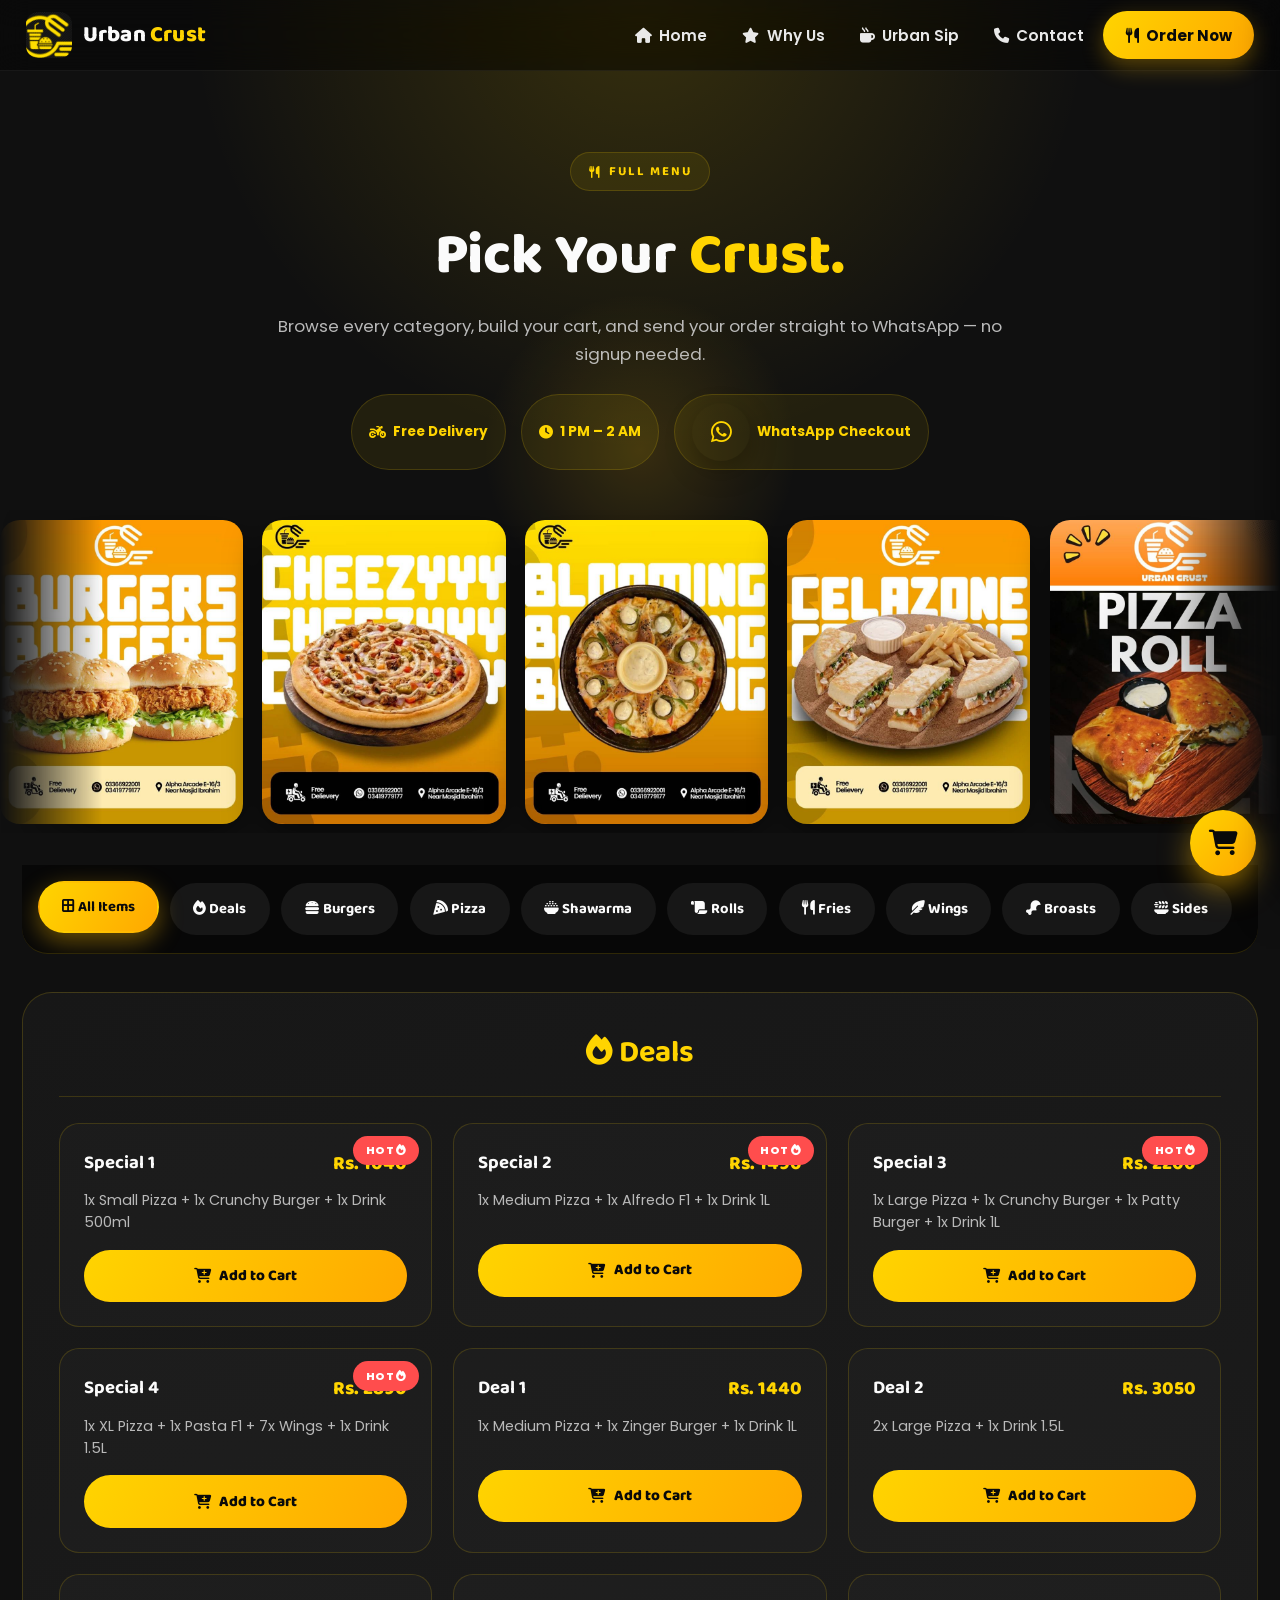
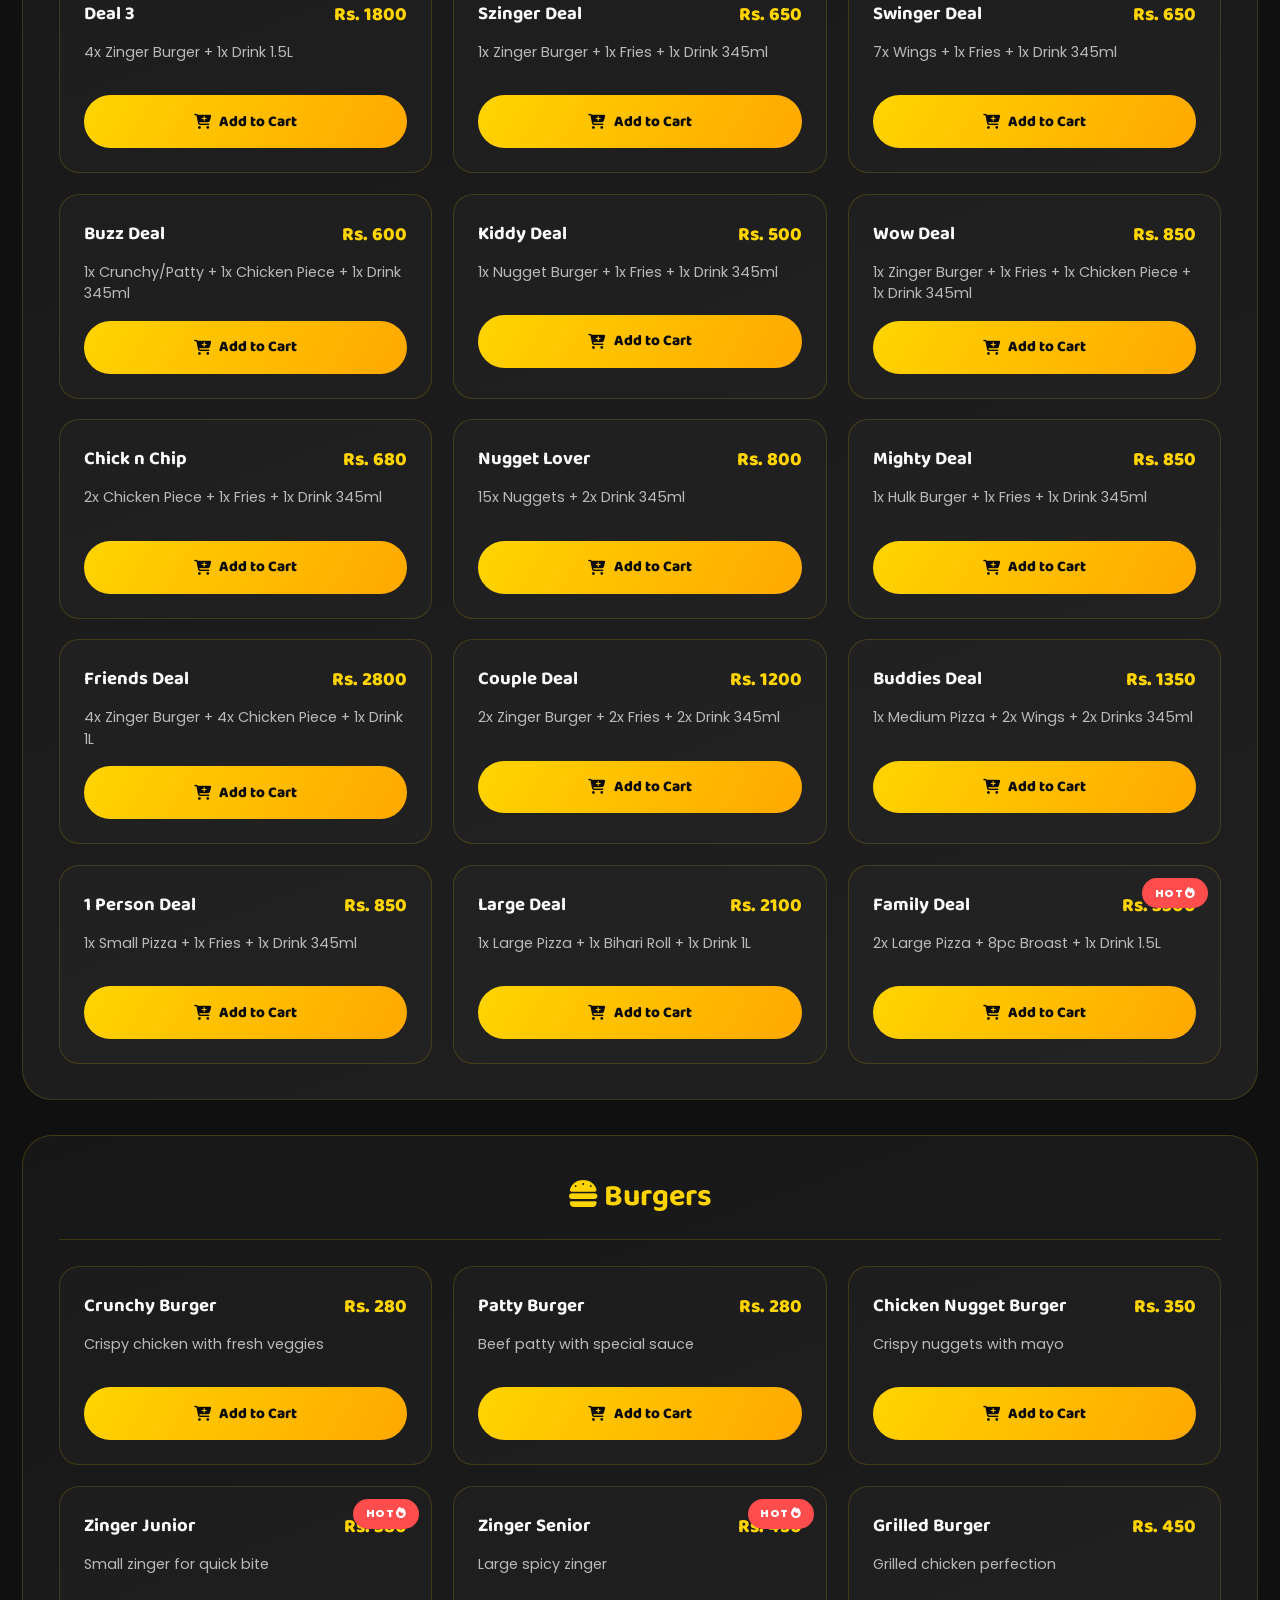
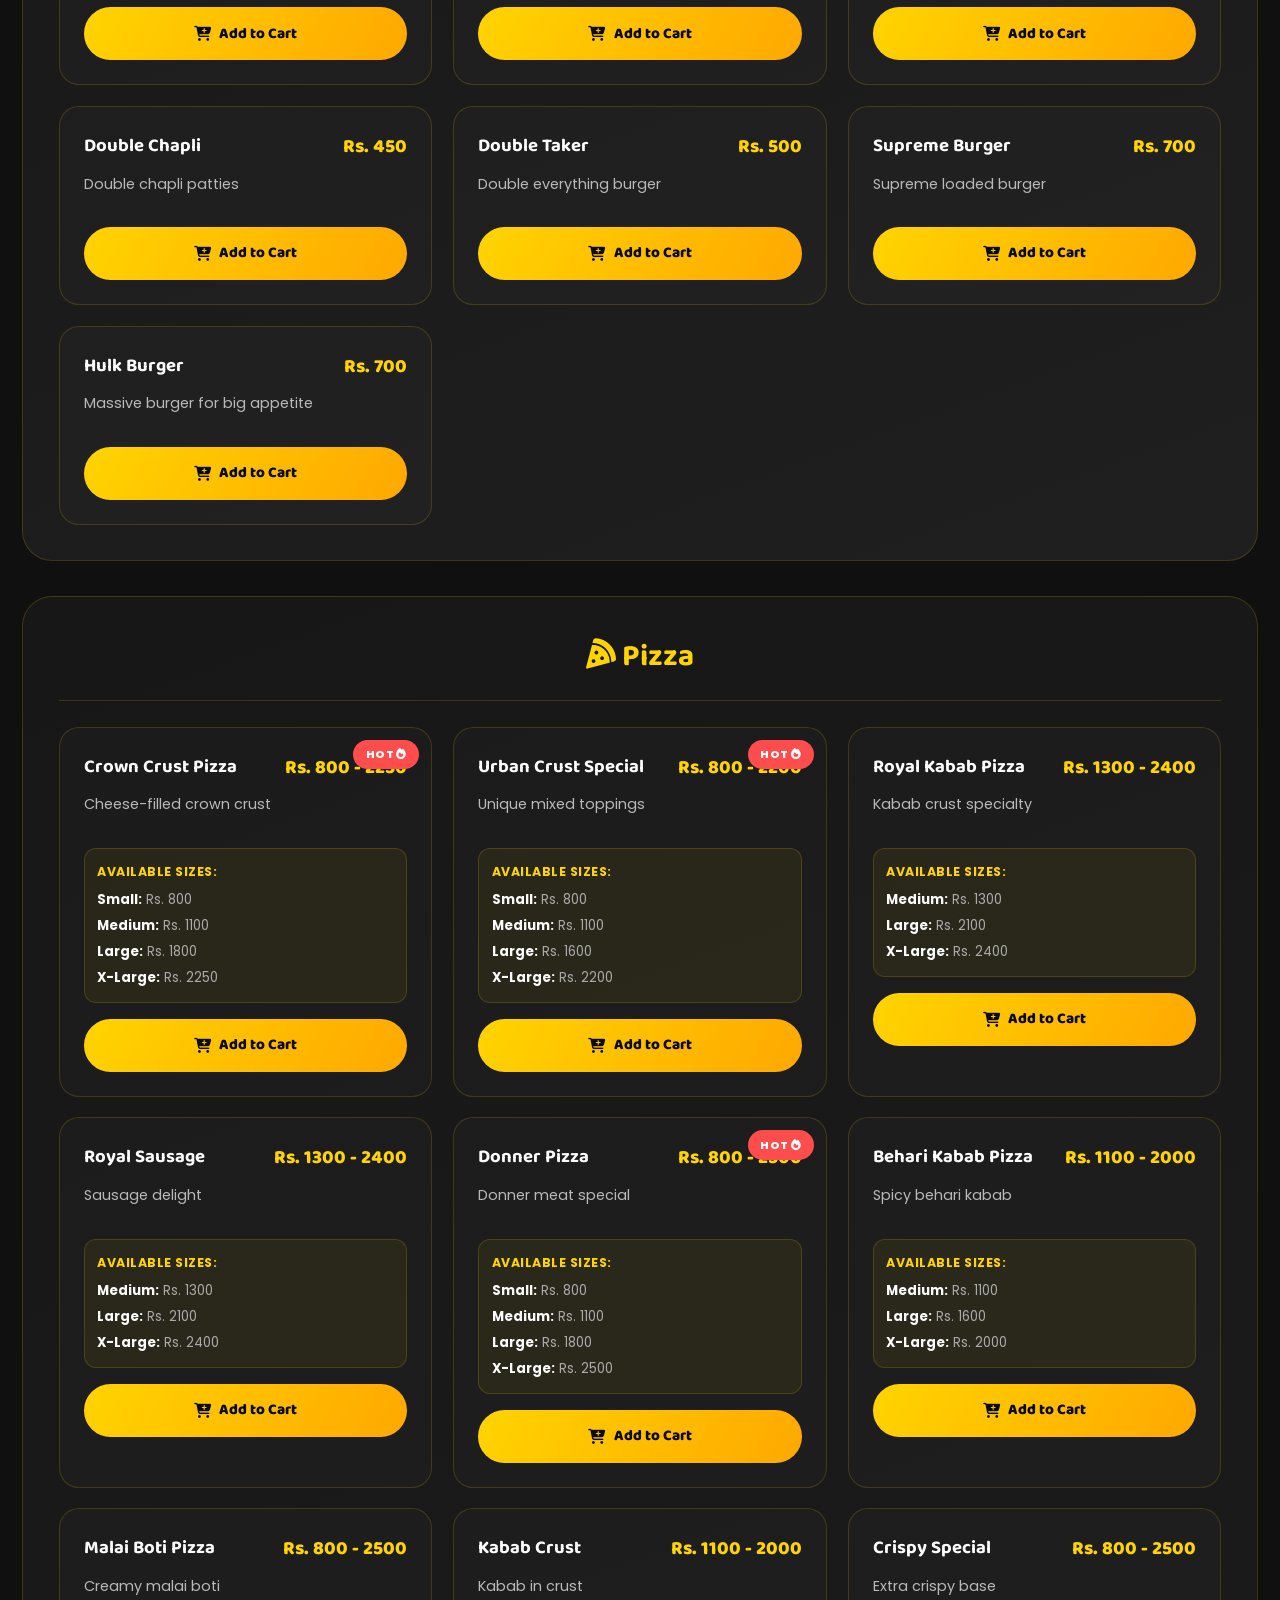
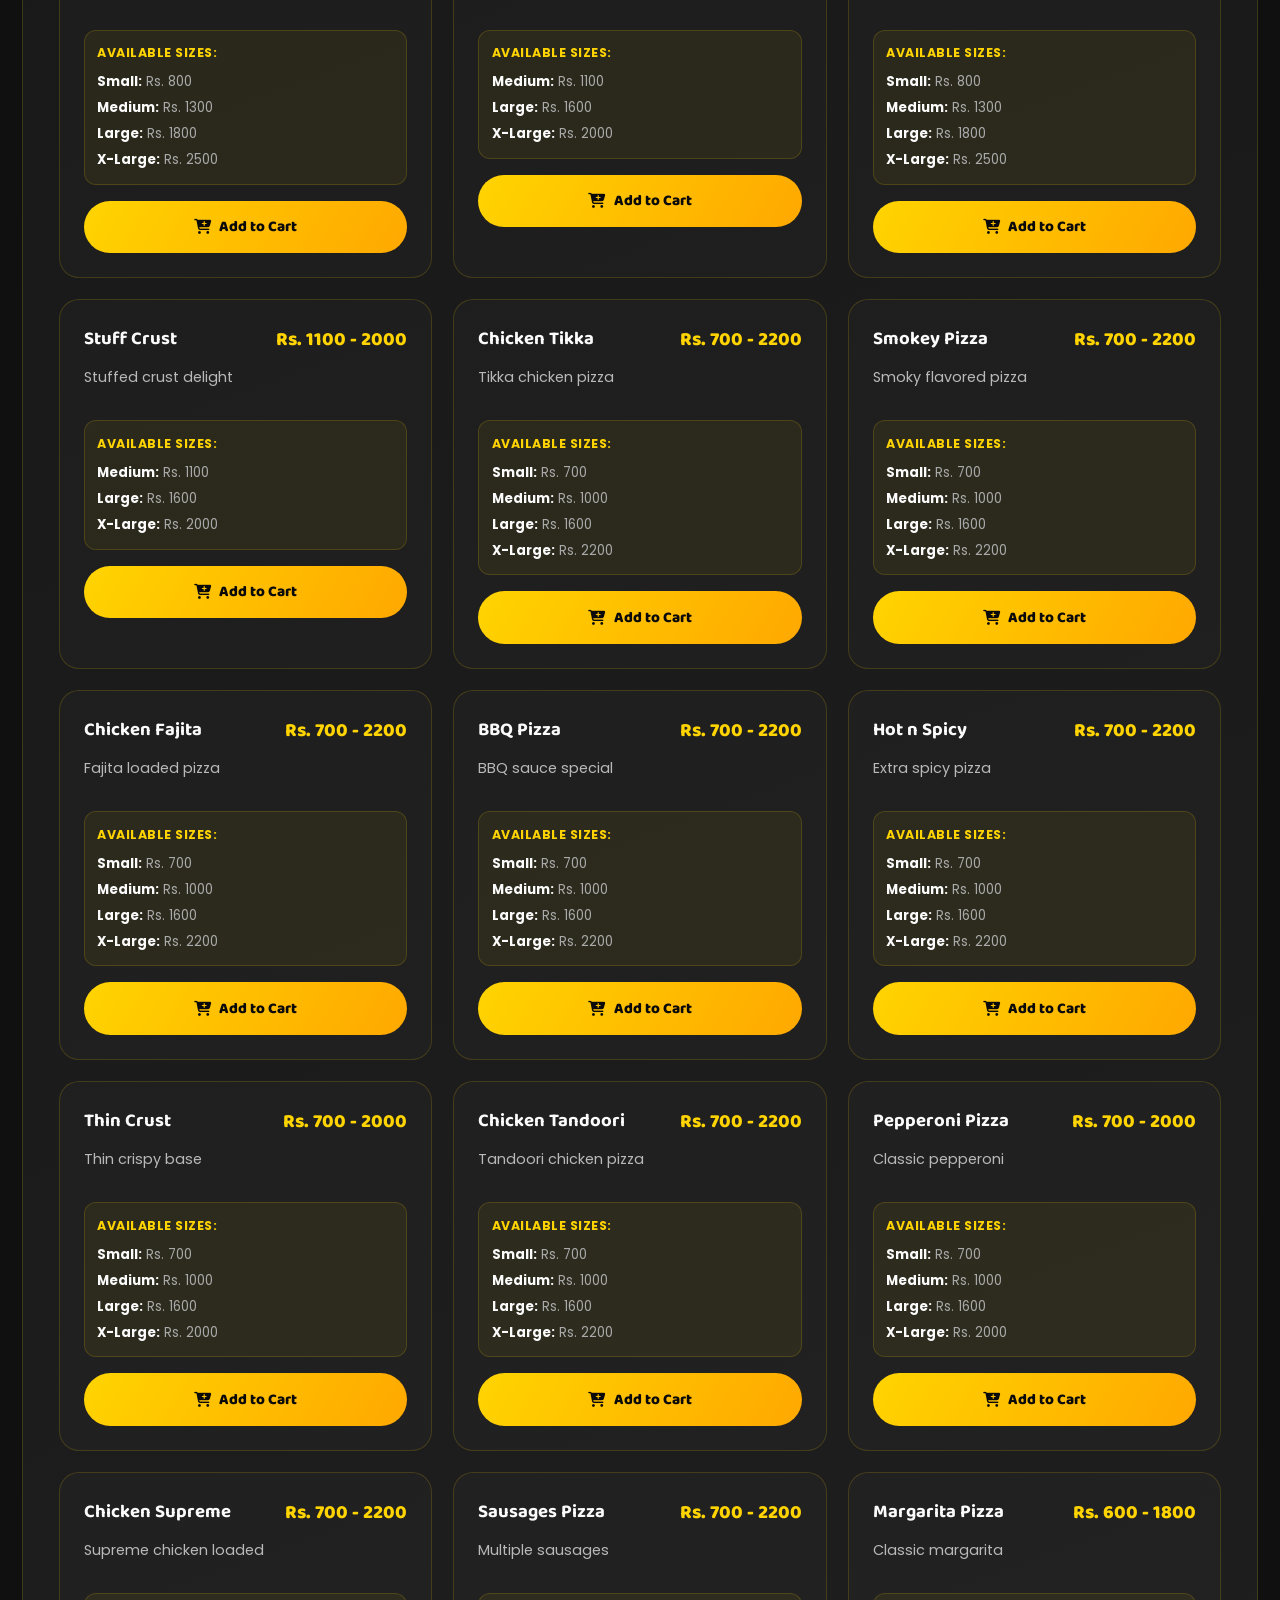
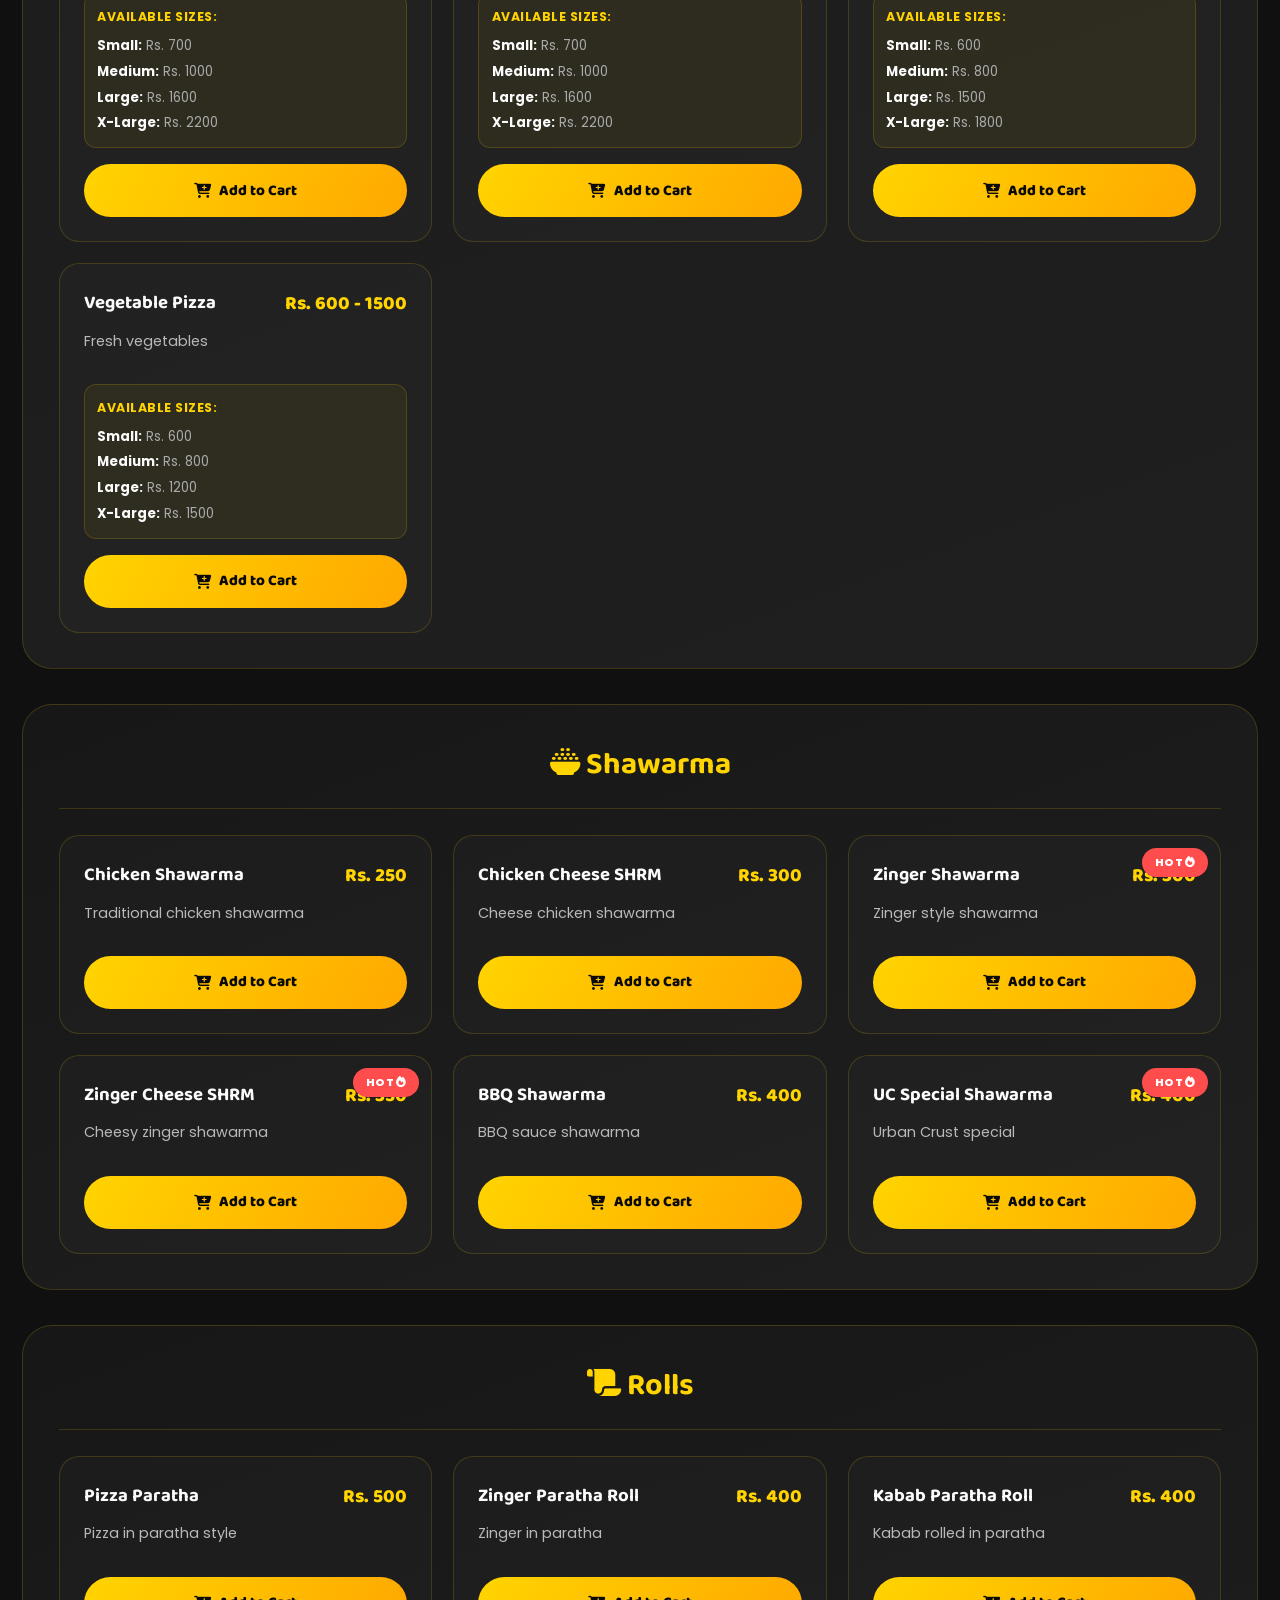
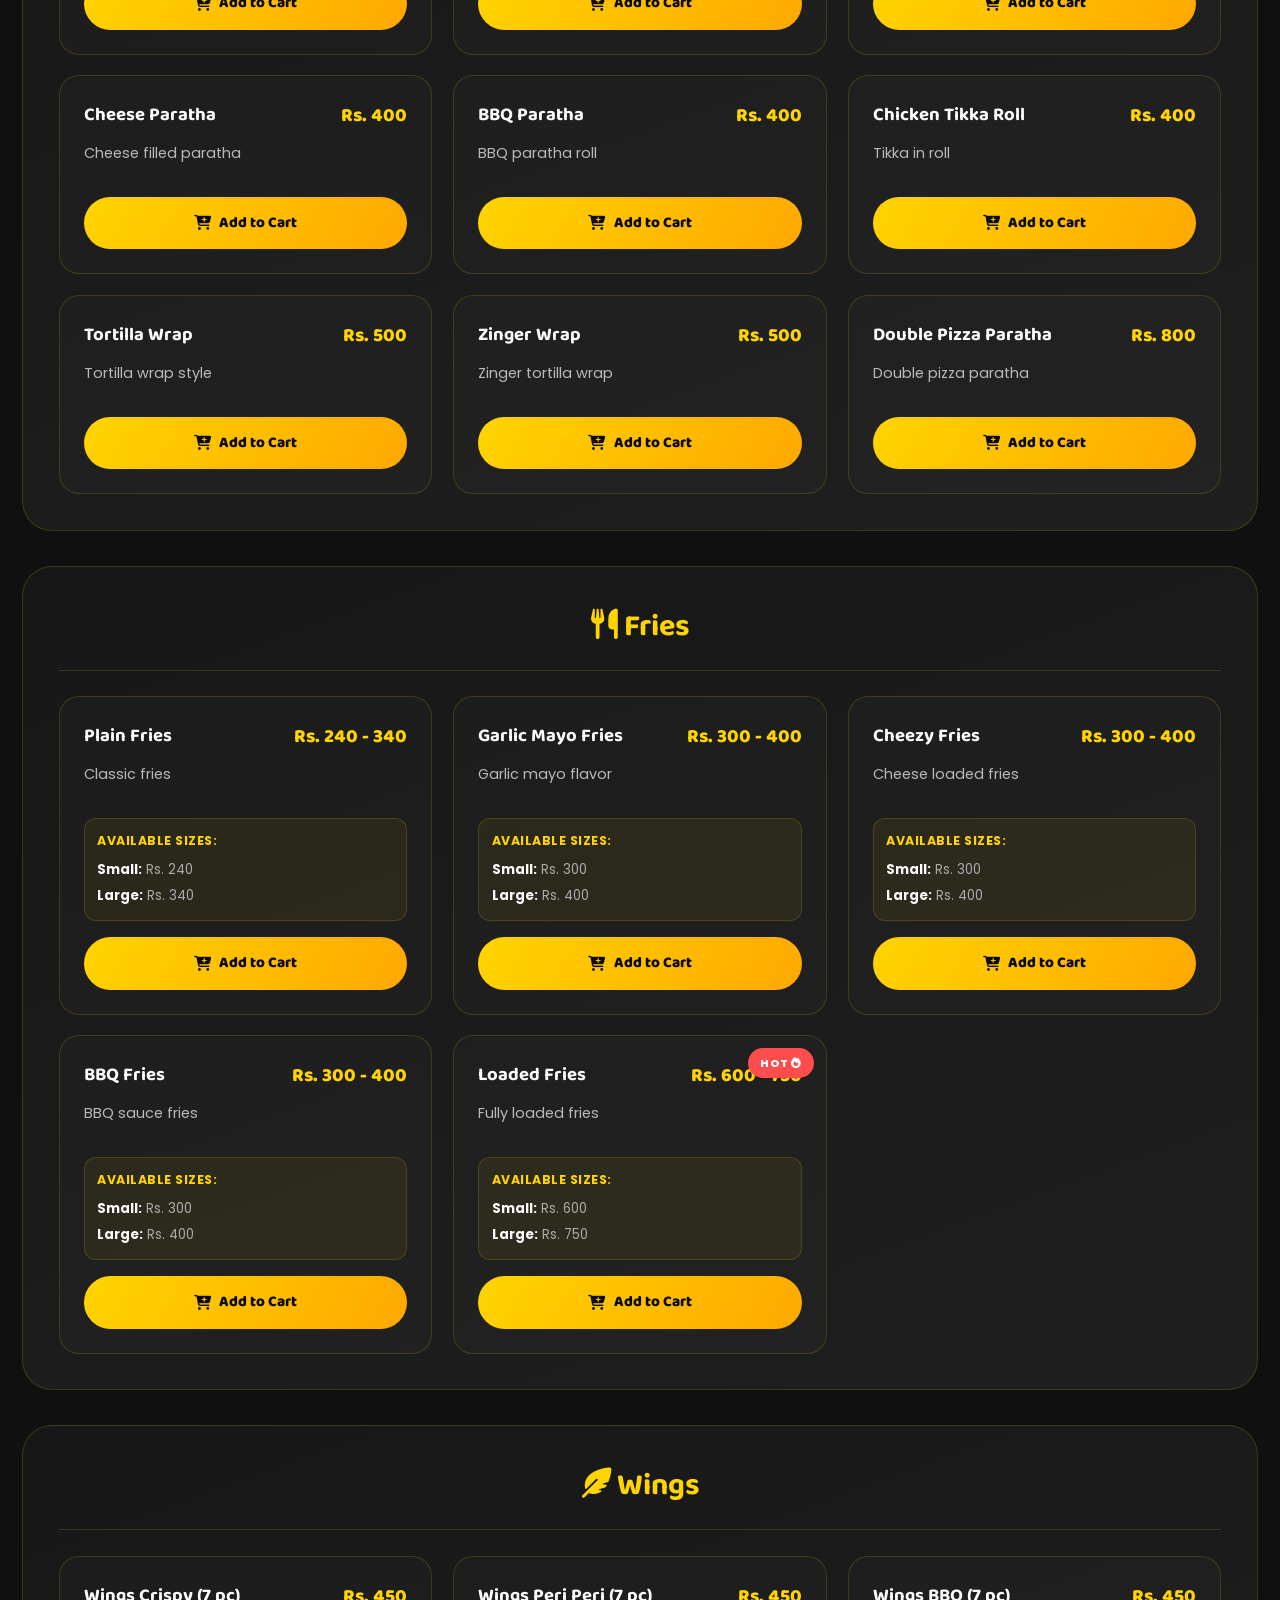
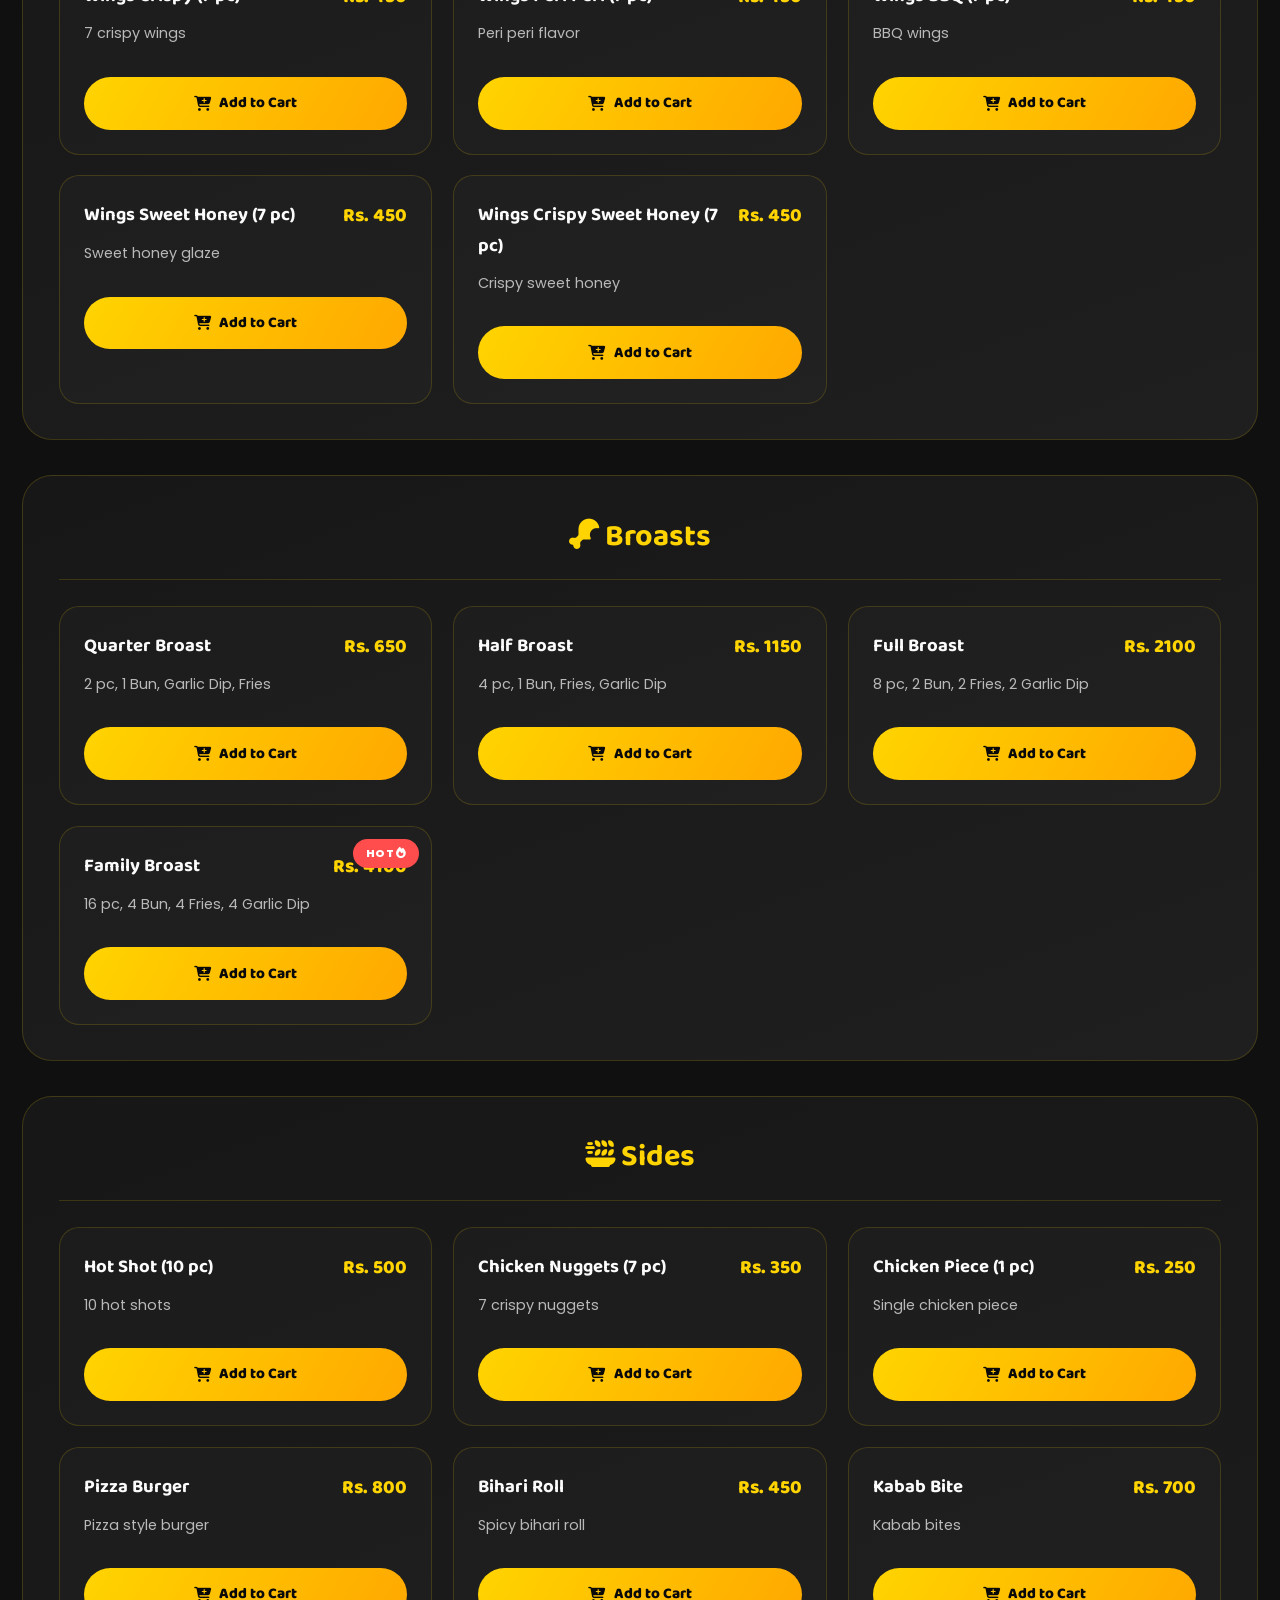
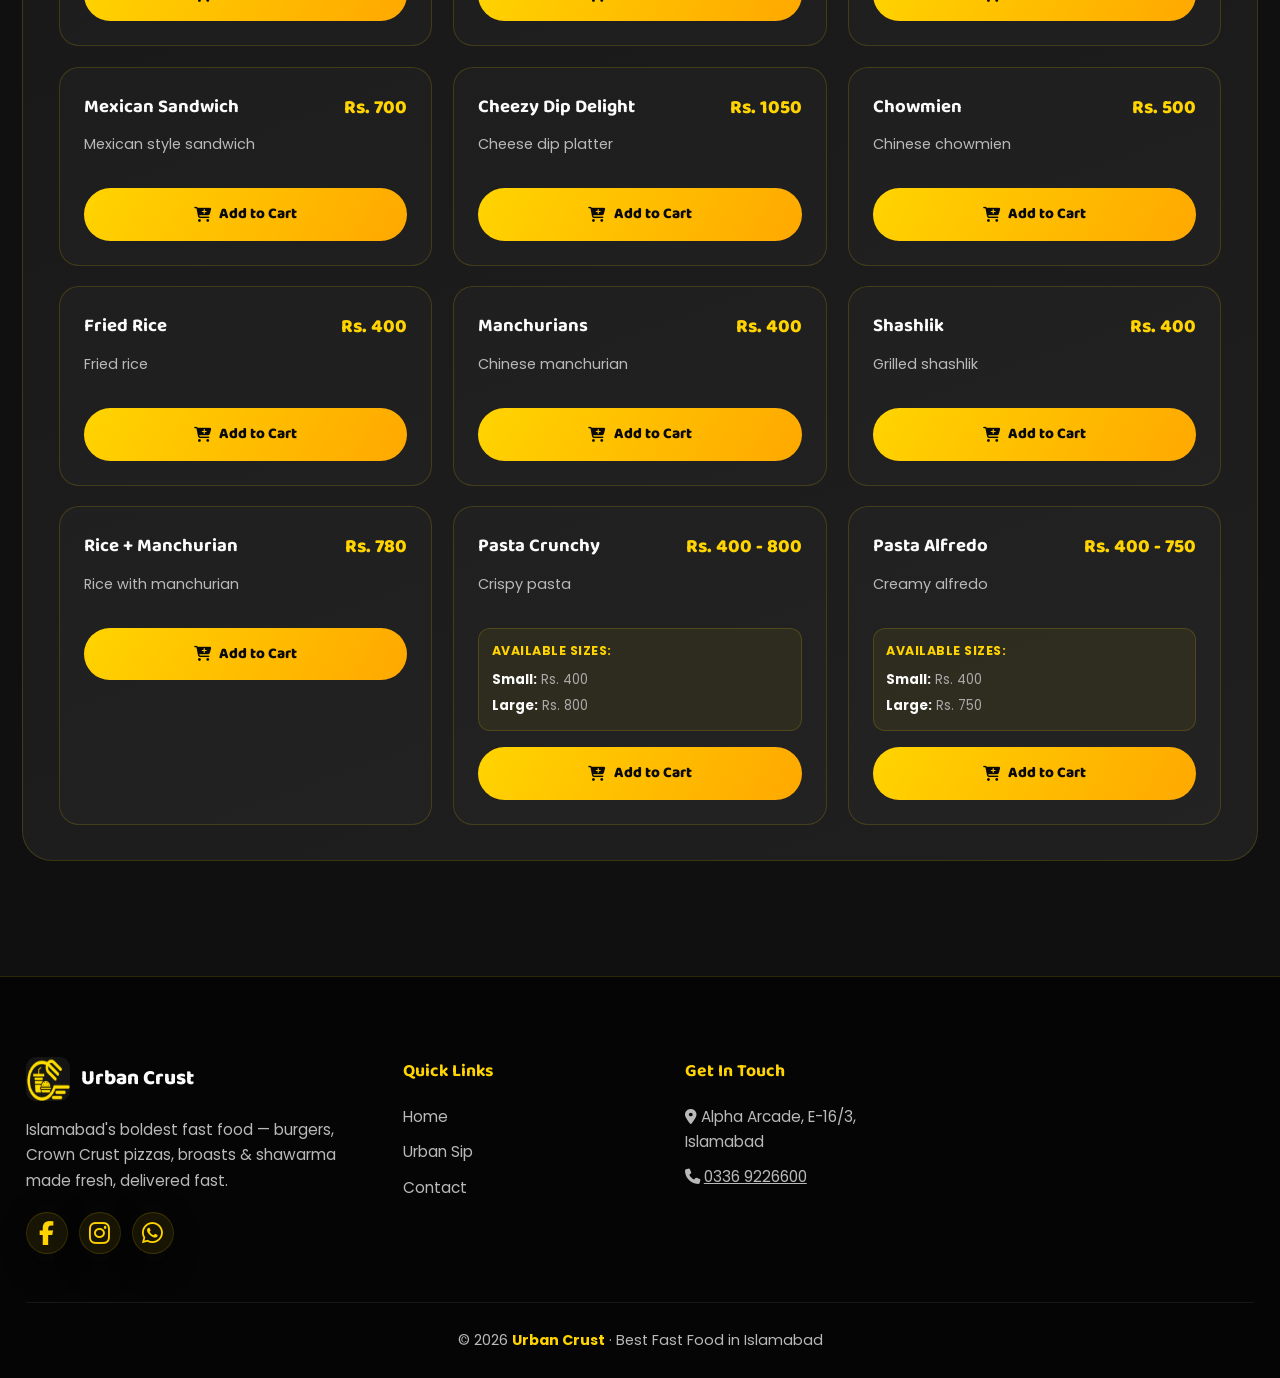
<file: urban-menu.html>
<!DOCTYPE html>
<html lang="en">
<head>
<meta charset="UTF-8">
<meta name="viewport" content="width=device-width, initial-scale=1.0">
<title>Order Now — Urban Crust Menu | Best Fast Food in Islamabad</title>
<meta name="description" content="Order from Urban Crust — Burgers, Crown Crust Pizza, Deals, Wings, Broasts & more! Fast free delivery in Islamabad.">
<link rel="icon" type="image/png" href="images/logo.png">
<link href="https://cdnjs.cloudflare.com/ajax/libs/font-awesome/6.4.0/css/all.min.css" rel="stylesheet">
<link rel="stylesheet" href="css/brand.css">
<link rel="stylesheet" href="css/fx.css">
<style>
  /* ============ PAGE-SPECIFIC: MENU ============ */
  :root{ --success:#25D366; --danger:#ff4d4d; }

  .menu-hero{
    padding:9.5rem 1.6rem 2.5rem;position:relative;overflow:hidden;text-align:center;
  }
  .menu-hero::before{content:'';position:absolute;inset:0;z-index:0;
    background:radial-gradient(circle at 50% 0%, rgba(255,212,0,.16), transparent 55%);}
  .menu-hero-inner{position:relative;z-index:1;max-width:760px;margin:0 auto;}
  .menu-hero h1{font-family:var(--ff-display);font-weight:800;font-size:clamp(2.4rem,5.5vw,3.6rem);margin-bottom:.6rem;}
  .menu-hero h1 span{color:var(--primary);}
  .menu-hero p{color:var(--muted);font-size:1.05rem;}
  .menu-hero-strip{display:flex;justify-content:center;gap:.9rem;flex-wrap:wrap;margin-top:1.6rem;}
  .menu-hero-strip .pill{background:rgba(255,212,0,.08);border:1px solid var(--line);color:var(--primary);
    padding:.5rem 1.1rem;border-radius:50px;font-size:.85rem;font-weight:700;display:flex;align-items:center;gap:.4rem;}

  .menu-container{max-width:1360px;margin:0 auto;padding:0 1.4rem 5rem;}

  /* Category tabs */
  .category-tabs{
    display:flex;gap:.7rem;flex-wrap:nowrap;overflow-x:auto;justify-content:flex-start;
    margin-bottom:2.4rem;position:sticky;top:0;z-index:500;
    background:rgba(7,7,7,.9);backdrop-filter:blur(14px);
    padding:1.1rem 1rem;border-radius:0 0 26px 26px;border-bottom:1px solid var(--line);
    scrollbar-width:thin;
  }
  .category-tabs::-webkit-scrollbar{height:6px;}
  .tab-btn{
    background:var(--panel);color:var(--white);border:2px solid transparent;
    padding:.75rem 1.35rem;border-radius:50px;cursor:pointer;font-weight:700;font-family:var(--ff-display);
    transition:all .3s;font-size:.92rem;white-space:nowrap;flex:0 0 auto;
  }
  .tab-btn:hover{border-color:rgba(255,212,0,.5);}
  .tab-btn.active{
    background:linear-gradient(120deg,var(--primary),var(--primary-2));color:#0a0a0a;
    box-shadow:0 8px 24px rgba(255,190,0,.4);transform:translateY(-2px);
  }

  /* Menu sections */
  .menu-section{
    background:linear-gradient(160deg,var(--panel),var(--panel-2));border:1px solid var(--line);
    border-radius:30px;padding:2.2rem;margin-bottom:2.2rem;animation:fadeInUp .5s ease;
  }
  @keyframes fadeInUp{from{opacity:0;transform:translateY(24px);}to{opacity:1;transform:translateY(0);}}
  .menu-section h2{
    font-family:var(--ff-display);color:var(--primary);font-size:1.9rem;margin-bottom:1.6rem;
    text-align:center;padding-bottom:1.1rem;border-bottom:1px solid var(--line);
  }
  .menu-grid{display:grid;grid-template-columns:repeat(auto-fill,minmax(290px,1fr));gap:1.3rem;}

  .menu-item{
    background:rgba(255,255,255,.02);border:1px solid var(--line);border-radius:20px;
    padding:1.5rem;transition:all .35s;position:relative;overflow:hidden;
  }
  .menu-item::before{content:'';position:absolute;top:0;left:0;right:0;height:3px;
    background:linear-gradient(90deg,var(--primary),var(--primary-2));transform:scaleX(0);transform-origin:left;transition:transform .4s;}
  .menu-item:hover::before{transform:scaleX(1);}
  .menu-item:hover{background:rgba(255,212,0,.05);border-color:rgba(255,212,0,.4);transform:translateY(-6px);box-shadow:0 16px 34px rgba(0,0,0,.4);}
  .item-header{display:flex;justify-content:space-between;align-items:flex-start;margin-bottom:.7rem;gap:.6rem;}
  .item-name{color:var(--white);font-size:1.16rem;font-weight:700;flex:1;font-family:var(--ff-display);}
  .item-price{color:var(--primary);font-size:1.2rem;font-weight:800;white-space:nowrap;font-family:var(--ff-display);}
  .item-desc{color:var(--muted);font-size:.9rem;margin-bottom:1rem;line-height:1.5;min-height:2.6em;}
  .item-sizes{background:rgba(255,212,0,.06);padding:.8rem;border-radius:12px;margin-bottom:1rem;border:1px solid var(--line);}
  .item-sizes-title{color:var(--primary);font-size:.78rem;font-weight:700;margin-bottom:.45rem;text-transform:uppercase;letter-spacing:.04em;}
  .size-price-list{display:flex;flex-direction:column;gap:.25rem;}
  .size-price-item{color:#aaa;font-size:.83rem;}
  .size-price-item strong{color:var(--white);}
  .special-badge{
    position:absolute;top:12px;right:12px;background:var(--danger);color:#fff;
    padding:.35rem .8rem;border-radius:20px;font-size:.7rem;font-weight:800;letter-spacing:.03em;
    animation:pulse 2s infinite;z-index:2;
  }
  @keyframes pulse{0%,100%{transform:scale(1);}50%{transform:scale(1.06);}}
  .add-to-cart-btn{
    background:linear-gradient(120deg,var(--primary),var(--primary-2));color:#0a0a0a;border:none;
    padding:.9rem 1.4rem;border-radius:50px;font-weight:800;font-family:var(--ff-display);cursor:pointer;
    width:100%;transition:all .3s;display:flex;align-items:center;justify-content:center;gap:.55rem;font-size:.95rem;
  }
  .add-to-cart-btn:hover{transform:scale(1.035);box-shadow:0 10px 26px rgba(255,190,0,.4);}
  .add-to-cart-btn:active{transform:scale(.97);}

  /* Floating cart button */
  .cart-floating-btn{
    position:fixed;bottom:24px;right:24px;background:linear-gradient(135deg,var(--primary),var(--primary-2));
    color:#0a0a0a;border:none;width:66px;height:66px;border-radius:50%;font-size:1.6rem;cursor:pointer;
    box-shadow:0 12px 30px rgba(255,190,0,.5);z-index:995;transition:all .3s;
    display:flex;align-items:center;justify-content:center;
  }
  .cart-floating-btn:hover{transform:scale(1.08);}
  .cart-floating-btn .cart-count{
    position:absolute;top:-4px;right:-4px;background:var(--danger);color:#fff;width:26px;height:26px;
    border-radius:50%;display:flex;align-items:center;justify-content:center;font-size:.82rem;font-weight:800;
    border:3px solid var(--dark);
  }

  /* Cart sidebar */
  .cart-sidebar{
    position:fixed;right:-450px;top:0;width:440px;max-width:100vw;height:100vh;
    background:linear-gradient(165deg,#151515,#0c0c0c);border-left:1px solid var(--line);
    z-index:1400;transition:right .45s cubic-bezier(.2,.9,.2,1.05);overflow-y:auto;box-shadow:-10px 0 40px rgba(0,0,0,.6);
  }
  .cart-sidebar.show{right:0;}
  .cart-header{
    background:linear-gradient(120deg,var(--primary),var(--primary-2));padding:1.5rem;
    position:sticky;top:0;z-index:1;
  }
  .cart-header h2{color:#0a0a0a;font-family:var(--ff-display);font-size:1.4rem;display:flex;align-items:center;justify-content:space-between;}
  .close-cart{background:#0a0a0a;color:var(--primary);border:none;width:38px;height:38px;border-radius:50%;cursor:pointer;font-size:1.3rem;transition:all .3s;}
  .close-cart:hover{transform:rotate(90deg);}
  .cart-items{padding:1.4rem;min-height:200px;}
  .cart-item{background:rgba(255,212,0,.05);border:1px solid var(--line);border-radius:16px;padding:1.1rem;margin-bottom:.9rem;animation:slideIn .3s;}
  @keyframes slideIn{from{opacity:0;transform:translateX(40px);}to{opacity:1;transform:translateX(0);}}
  .cart-item-header{display:flex;justify-content:space-between;align-items:flex-start;margin-bottom:.7rem;gap:.6rem;}
  .cart-item-name{color:var(--white);font-weight:700;font-size:1.02rem;}
  .cart-item-size{color:var(--primary);font-size:.8rem;margin-top:.2rem;}
  .cart-item-unit-price{color:#999;font-size:.78rem;margin-top:.15rem;}
  .cart-item-total{color:var(--primary);font-weight:800;font-size:1.1rem;font-family:var(--ff-display);white-space:nowrap;}
  .cart-item-controls{display:flex;align-items:center;justify-content:space-between;margin-top:.7rem;}
  .quantity-controls{display:flex;align-items:center;gap:.8rem;background:var(--dark);border-radius:25px;padding:.35rem .9rem;}
  .qty-btn{background:var(--primary);color:#0a0a0a;border:none;width:28px;height:28px;border-radius:50%;cursor:pointer;font-weight:800;font-size:1rem;transition:.2s;display:flex;align-items:center;justify-content:center;}
  .qty-btn:hover{transform:scale(1.15);}
  .qty-display{color:var(--white);font-weight:700;min-width:24px;text-align:center;}
  .remove-item{background:var(--danger);color:#fff;border:none;padding:.4rem .85rem;border-radius:20px;cursor:pointer;font-weight:700;font-size:.78rem;transition:.3s;}
  .remove-item:hover{background:#e03131;transform:scale(1.05);}
  .cart-empty{text-align:center;padding:3.4rem 1rem;color:#888;}
  .cart-empty i{font-size:3.6rem;margin-bottom:1rem;opacity:.4;}
  .cart-summary{background:rgba(255,212,0,.07);border-top:1px solid var(--line);padding:1.4rem;position:sticky;bottom:0;}
  .summary-row{display:flex;justify-content:space-between;margin-bottom:.8rem;font-size:1.02rem;}
  .summary-total{border-top:1px solid var(--line);padding-top:.9rem;margin-top:.4rem;font-weight:800;font-size:1.35rem;color:var(--primary);font-family:var(--ff-display);}
  .checkout-btn{
    background:linear-gradient(120deg,#22d160,#128c4a);color:#fff;border:none;padding:1.1rem;border-radius:50px;
    font-size:1.05rem;font-weight:800;font-family:var(--ff-display);cursor:pointer;width:100%;transition:all .3s;
    display:flex;align-items:center;justify-content:center;gap:.7rem;margin-top:1rem;
  }
  .checkout-btn:hover{transform:scale(1.03);box-shadow:0 12px 28px rgba(37,211,102,.45);}
  .clear-cart-btn{background:transparent;color:var(--danger);border:1px solid var(--danger);padding:.75rem;border-radius:20px;font-weight:700;cursor:pointer;width:100%;margin-top:.6rem;transition:.3s;}
  .clear-cart-btn:hover{background:var(--danger);color:#fff;}

  /* Size modal */
  .size-modal{display:none;position:fixed;inset:0;background:rgba(0,0,0,.85);backdrop-filter:blur(6px);z-index:1500;align-items:center;justify-content:center;animation:fadeIn .3s;}
  .size-modal.show{display:flex;}
  @keyframes fadeIn{from{opacity:0;}to{opacity:1;}}
  .size-modal-content{
    background:linear-gradient(165deg,#1c1c1c,#111);border-radius:28px;padding:2rem;max-width:480px;width:90%;
    border:1px solid var(--line);position:relative;animation:slideUp .35s;
  }
  @keyframes slideUp{from{transform:translateY(60px);opacity:0;}to{transform:translateY(0);opacity:1;}}
  .size-modal h3{color:var(--primary);font-family:var(--ff-display);font-size:1.5rem;margin-bottom:1.4rem;text-align:center;}
  .close-size-modal{position:absolute;top:1rem;right:1rem;background:var(--dark);color:var(--primary);border:1px solid var(--line);width:38px;height:38px;border-radius:50%;cursor:pointer;font-size:1.3rem;transition:.3s;}
  .close-size-modal:hover{transform:rotate(90deg);background:var(--primary);color:#0a0a0a;}
  .size-options{display:grid;gap:.9rem;margin-bottom:1.4rem;}
  .size-option{background:var(--dark);color:var(--white);border:2px solid var(--line);padding:1.1rem;border-radius:16px;cursor:pointer;transition:.3s;display:flex;justify-content:space-between;align-items:center;}
  .size-option:hover{border-color:var(--primary);background:rgba(255,212,0,.08);}
  .size-option.selected{background:linear-gradient(120deg,var(--primary),var(--primary-2));color:#0a0a0a;border-color:transparent;transform:scale(1.02);}
  .size-option-name{font-weight:700;font-size:1.05rem;}
  .size-option-price{color:var(--primary);font-weight:800;font-size:1.2rem;}
  .size-option.selected .size-option-price{color:#0a0a0a;}
  .confirm-size-btn{background:linear-gradient(120deg,var(--primary),var(--primary-2));color:#0a0a0a;border:none;padding:1rem;border-radius:50px;font-weight:800;font-family:var(--ff-display);cursor:pointer;width:100%;font-size:1.02rem;transition:.3s;}
  .confirm-size-btn:hover{transform:scale(1.03);}
  .confirm-size-btn:disabled{opacity:.4;cursor:not-allowed;}

  /* Notification / loading (legacy hooks used by JS) */
  .notification{
    position:fixed;top:100px;right:20px;background:linear-gradient(120deg,#22d160,#128c4a);color:#fff;
    padding:1rem 1.5rem;border-radius:16px;box-shadow:0 10px 30px rgba(37,211,102,.4);z-index:1600;display:none;
    animation:slideInRight .4s;font-weight:600;
  }
  .notification.show{display:block;}
  @keyframes slideInRight{from{transform:translateX(400px);}to{transform:translateX(0);}}
  .notification i{margin-right:.5rem;color:#fff;}
  .loading-overlay{display:none;position:fixed;inset:0;background:rgba(0,0,0,.92);z-index:1700;align-items:center;justify-content:center;flex-direction:column;}
  .loading-overlay.show{display:flex;}
  .loading-content{text-align:center;}
  .loading-spinner{width:56px;height:56px;border:5px solid rgba(255,212,0,.25);border-top:5px solid var(--primary);border-radius:50%;animation:spin 1s linear infinite;margin:0 auto 1rem;}
  @keyframes spin{to{transform:rotate(360deg);}}
  .loading-text{color:var(--primary);font-size:1.15rem;font-weight:700;font-family:var(--ff-display);}

  @media (max-width:768px){
    .menu-grid{grid-template-columns:1fr;}
    .cart-sidebar{width:100%;right:-100%;}
    .cart-floating-btn{width:58px;height:58px;font-size:1.4rem;bottom:18px;right:18px;}
  }
</style>
</head>
<body>

<div id="preloader"><img src="images/logo.png" class="pre-logo" alt="Urban Crust"><div class="pre-bar"></div><div class="pre-text">Firing up the oven…</div></div>
<div class="bg-glow"><span></span><span></span><span></span></div>

<!-- LOADING OVERLAY (used by geolocation checkout) -->
<div class="loading-overlay" id="loadingOverlay">
  <div class="loading-content">
    <div class="loading-spinner"></div>
    <div class="loading-text" id="loadingText">Getting your location...</div>
  </div>
</div>

<!-- NOTIFICATION -->
<div class="notification" id="notification">
  <i class="fas fa-check-circle"></i>
  <span id="notificationText">Item added to cart!</span>
</div>

<div class="nav-wrap" id="navWrap">
  <header class="site-header">
    <nav class="navbar">
      <a href="index.html" class="brand">
        <img src="images/logo.png" alt="Urban Crust logo">
        <span class="brand-name">Urban <span>Crust</span></span>
      </a>
      <ul class="nav-links" id="navLinks">
        <li><a href="index.html"><i class="fas fa-house"></i> Home</a></li>
        <li><a href="index.html#about"><i class="fas fa-star"></i> Why Us</a></li>
        <li><a href="sweets.html"><i class="fas fa-mug-hot"></i> Urban Sip</a></li>
        <li><a href="index.html#contact"><i class="fas fa-phone"></i> Contact</a></li>
        <li><a href="urban-menu.html" class="nav-cta active"><i class="fas fa-utensils"></i> Order Now</a></li>
      </ul>
      <button class="burger" id="burger" aria-label="Menu"><span></span><span></span><span></span></button>
    </nav>
  </header>
</div>

<!-- MENU HERO -->
<section class="menu-hero">
  <div class="menu-hero-inner">
    <div class="eyebrow"><i class="fas fa-utensils"></i> Full Menu</div>
    <h1>Pick Your <span>Crust.</span></h1>
    <p>Browse every category, build your cart, and send your order straight to WhatsApp — no signup needed.</p>
    <div class="menu-hero-strip">
      <span class="pill"><i class="fas fa-motorcycle"></i> Free Delivery</span>
      <span class="pill"><i class="fas fa-clock"></i> 1 PM – 2 AM</span>
      <span class="pill"><i class="fab fa-whatsapp"></i> WhatsApp Checkout</span>
    </div>
  </div>
</section>

<!-- POSTER REEL -->
<section class="menu-reel" style="padding:0 0 2rem"><div class="reel"><div class="reel-track"><div class="reel-item" data-pop="images/gallery/zinger-burger.jpg" data-title="Zinger Burger" data-desc="Crispy, juicy and loaded." data-group="menu"><img src="images/gallery/zinger-burger.jpg" alt="Zinger Burger" loading="lazy"></div><div class="reel-item" data-pop="images/gallery/cheezy-pizza.jpg" data-title="Cheezy Pizza" data-desc="Stretchy cheese on every slice." data-group="menu"><img src="images/gallery/cheezy-pizza.jpg" alt="Cheezy Pizza" loading="lazy"></div><div class="reel-item" data-pop="images/gallery/blooming-pizza.jpg" data-title="Blooming Pizza" data-desc="A garlic dip centrepiece." data-group="menu"><img src="images/gallery/blooming-pizza.jpg" alt="Blooming Pizza" loading="lazy"></div><div class="reel-item" data-pop="images/gallery/calzone.jpg" data-title="Calzone" data-desc="Golden, stuffed and served with fries." data-group="menu"><img src="images/gallery/calzone.jpg" alt="Calzone" loading="lazy"></div><div class="reel-item" data-pop="images/gallery/pizza-roll.jpg" data-title="Pizza Roll" data-desc="Crispy pizza wrap with dip." data-group="menu"><img src="images/gallery/pizza-roll.jpg" alt="Pizza Roll" loading="lazy"></div><div class="reel-item" data-pop="images/gallery/chowmein.jpg" data-title="Chowmein" data-desc="Wok tossed noodles." data-group="menu"><img src="images/gallery/chowmein.jpg" alt="Chowmein" loading="lazy"></div><div class="reel-item" data-pop="images/gallery/fried-rice.jpg" data-title="Fried Rice" data-desc="Smoky wok flavour." data-group="menu"><img src="images/gallery/fried-rice.jpg" alt="Fried Rice" loading="lazy"></div><div class="reel-item" data-pop="images/gallery/pasta-crunchy.jpg" data-title="Pasta Crunchy" data-desc="Zinger mac and cheese bake." data-group="menu"><img src="images/gallery/pasta-crunchy.jpg" alt="Pasta Crunchy" loading="lazy"></div><div class="reel-item" data-pop="images/gallery/juicy-bites.jpg" data-title="Juicy Bites" data-desc="Supreme taste burger." data-group="menu"><img src="images/gallery/juicy-bites.jpg" alt="Juicy Bites" loading="lazy"></div><div class="reel-item" data-pop="images/gallery/popular-demand.jpg" data-title="Popular Demand" data-desc="Chest Rs. 300, Leg Rs. 200, Wing Rs. 150." data-group="menu"><img src="images/gallery/popular-demand.jpg" alt="Popular Demand" loading="lazy"></div></div></div></section>

<!-- FLOATING CART BUTTON -->
<button class="cart-floating-btn" onclick="toggleCart()" id="cartFloatingBtn">
  <i class="fas fa-shopping-cart"></i>
  <span class="cart-count" id="cartCount" style="display: none;">0</span>
</button>

<!-- CART SIDEBAR -->
<div class="cart-sidebar" id="cartSidebar">
  <div class="cart-header">
    <h2>
      <span><i class="fas fa-shopping-cart"></i> Your Order</span>
      <button class="close-cart" onclick="toggleCart()">&times;</button>
    </h2>
  </div>
  <div class="cart-items" id="cartItems">
    <div class="cart-empty">
      <i class="fas fa-shopping-cart"></i>
      <p>Your cart is empty</p>
      <p style="font-size: 0.9rem;">Start adding delicious items!</p>
    </div>
  </div>
  <div class="cart-summary" id="cartSummary" style="display: none;">
    <div class="summary-row">
      <span>Total Items:</span>
      <span id="totalItems">0</span>
    </div>
    <div class="summary-row summary-total">
      <span>Total Amount:</span>
      <span id="totalAmount">Rs. 0</span>
    </div>
    <button class="checkout-btn" onclick="proceedToCheckout()">
      <i class="fab fa-whatsapp"></i> Send Order via WhatsApp
    </button>
    <button class="clear-cart-btn" onclick="clearCart()">
      <i class="fas fa-trash"></i> Clear Cart
    </button>
  </div>
</div>

<!-- SIZE SELECTION MODAL -->
<div class="size-modal" id="sizeModal" onclick="closeSizeModal(event)">
  <div class="size-modal-content" onclick="event.stopPropagation()">
    <button class="close-size-modal" onclick="closeSizeModal()">&times;</button>
    <h3><i class="fas fa-expand-arrows-alt"></i> Choose Size</h3>
    <div class="size-options" id="sizeOptions"></div>
    <button class="confirm-size-btn" id="confirmSizeBtn" onclick="confirmSize()" disabled>
      <i class="fas fa-shopping-cart"></i> Add to Cart
    </button>
  </div>
</div>

<!-- MENU CONTAINER -->
<div class="menu-container">
  <!-- CATEGORY TABS -->
  <div class="category-tabs">
    <button class="tab-btn active" onclick="filterCategory('all')"><i class="fas fa-border-all"></i> All Items</button>
    <button class="tab-btn" onclick="filterCategory('deals')"><i class="fas fa-fire"></i> Deals</button>
    <button class="tab-btn" onclick="filterCategory('burgers')"><i class="fas fa-burger"></i> Burgers</button>
    <button class="tab-btn" onclick="filterCategory('pizza')"><i class="fas fa-pizza-slice"></i> Pizza</button>
    <button class="tab-btn" onclick="filterCategory('shawarma')"><i class="fas fa-bowl-rice"></i> Shawarma</button>
    <button class="tab-btn" onclick="filterCategory('rolls')"><i class="fas fa-scroll"></i> Rolls</button>
    <button class="tab-btn" onclick="filterCategory('fries')"><i class="fas fa-utensils"></i> Fries</button>
    <button class="tab-btn" onclick="filterCategory('wings')"><i class="fas fa-feather-pointed"></i> Wings</button>
    <button class="tab-btn" onclick="filterCategory('broasts')"><i class="fas fa-drumstick-bite"></i> Broasts</button>
    <button class="tab-btn" onclick="filterCategory('sides')"><i class="fas fa-plate-wheat"></i> Sides</button>
  </div>

  <!-- MENU CONTENT -->
  <div id="menuContent"></div>
</div>

<footer class="site-footer">
  <div class="container">
    <div class="footer-grid">
      <div class="footer-col">
        <div class="footer-brand"><img src="images/logo.png" alt="Urban Crust"><span>Urban Crust</span></div>
        <p>Islamabad's boldest fast food — burgers, Crown Crust pizzas, broasts & shawarma made fresh, delivered fast.</p>
        <div class="social-row">
          <a href="https://www.facebook.com/people/Urban-Crust/61566038663961/" target="_blank" aria-label="Facebook"><i class="fab fa-facebook-f"></i></a>
          <a href="https://instagram.com" target="_blank" aria-label="Instagram"><i class="fab fa-instagram"></i></a>
          <a href="https://wa.me/923369226600" target="_blank" aria-label="WhatsApp"><i class="fab fa-whatsapp"></i></a>
        </div>
      </div>
      <div class="footer-col">
        <h4>Quick Links</h4>
        <ul>
          <li><a href="index.html">Home</a></li>
          <li><a href="sweets.html">Urban Sip</a></li>
          <li><a href="index.html#contact">Contact</a></li>
        </ul>
      </div>
      <div class="footer-col">
        <h4>Get In Touch</h4>
        <p><i class="fas fa-map-marker-alt"></i> Alpha Arcade, E-16/3, Islamabad</p>
        <p style="margin-top:.6rem;"><i class="fas fa-phone"></i> <a href="tel:+923369226600" style="color:var(--muted);">0336 9226600</a></p>
      </div>
    </div>
    <div class="footer-bottom"><p>&copy; 2026 <strong>Urban Crust</strong> · Best Fast Food in Islamabad</p></div>
  </div>
</footer>

<div class="fab-stack">
  <button class="fab fab-top" id="fabTop" aria-label="Scroll to top"><i class="fas fa-arrow-up"></i></button>
</div>

<script src="js/brand.js"></script>
<script src="js/fx.js"></script>
<script src="js/menu-fx.js"></script>

<!-- ORDERING LOGIC (unchanged functionality) -->
    <script>
        // CONFIGURATION
        const WHATSAPP_NUMBER = "+923369226600";
        let cart = [];
        let currentItem = null;
        let selectedSize = null;
        let userLocation = null;

        // MENU DATA
        const menuData = {
            deals: [
                {name: "Special 1", price: 1040, desc: "1x Small Pizza + 1x Crunchy Burger + 1x Drink 500ml", special: true},
                {name: "Special 2", price: 1490, desc: "1x Medium Pizza + 1x Alfredo F1 + 1x Drink 1L", special: true},
                {name: "Special 3", price: 2200, desc: "1x Large Pizza + 1x Crunchy Burger + 1x Patty Burger + 1x Drink 1L", special: true},
                {name: "Special 4", price: 2890, desc: "1x XL Pizza + 1x Pasta F1 + 7x Wings + 1x Drink 1.5L", special: true},
                {name: "Deal 1", price: 1440, desc: "1x Medium Pizza + 1x Zinger Burger + 1x Drink 1L"},
                {name: "Deal 2", price: 3050, desc: "2x Large Pizza + 1x Drink 1.5L"},
                {name: "Deal 3", price: 1800, desc: "4x Zinger Burger + 1x Drink 1.5L"},
                {name: "Szinger Deal", price: 650, desc: "1x Zinger Burger + 1x Fries + 1x Drink 345ml"},
                {name: "Swinger Deal", price: 650, desc: "7x Wings + 1x Fries + 1x Drink 345ml"},
                {name: "Buzz Deal", price: 600, desc: "1x Crunchy/Patty + 1x Chicken Piece + 1x Drink 345ml"},
                {name: "Kiddy Deal", price: 500, desc: "1x Nugget Burger + 1x Fries + 1x Drink 345ml"},
                {name: "Wow Deal", price: 850, desc: "1x Zinger Burger + 1x Fries + 1x Chicken Piece + 1x Drink 345ml"},
                {name: "Chick n Chip", price: 680, desc: "2x Chicken Piece + 1x Fries + 1x Drink 345ml"},
                {name: "Nugget Lover", price: 800, desc: "15x Nuggets + 2x Drink 345ml"},
                {name: "Mighty Deal", price: 850, desc: "1x Hulk Burger + 1x Fries + 1x Drink 345ml"},
                {name: "Friends Deal", price: 2800, desc: "4x Zinger Burger + 4x Chicken Piece + 1x Drink 1L"},
                {name: "Couple Deal", price: 1200, desc: "2x Zinger Burger + 2x Fries + 2x Drink 345ml"},
                {name: "Buddies Deal", price: 1350, desc: "1x Medium Pizza + 2x Wings + 2x Drinks 345ml"},
                {name: "1 Person Deal", price: 850, desc: "1x Small Pizza + 1x Fries + 1x Drink 345ml"},
                {name: "Large Deal", price: 2100, desc: "1x Large Pizza + 1x Bihari Roll + 1x Drink 1L"},
                {name: "Family Deal", price: 3300, desc: "2x Large Pizza + 8pc Broast + 1x Drink 1.5L", special: true}
            ],
            burgers: [
                {name: "Crunchy Burger", price: 280, desc: "Crispy chicken with fresh veggies"},
                {name: "Patty Burger", price: 280, desc: "Beef patty with special sauce"},
                {name: "Chicken Nugget Burger", price: 350, desc: "Crispy nuggets with mayo"},
                {name: "Zinger Junior", price: 380, desc: "Small zinger for quick bite", special: true},
                {name: "Zinger Senior", price: 450, desc: "Large spicy zinger", special: true},
                {name: "Grilled Burger", price: 450, desc: "Grilled chicken perfection"},
                {name: "Double Chapli", price: 450, desc: "Double chapli patties"},
                {name: "Double Taker", price: 500, desc: "Double everything burger"},
                {name: "Supreme Burger", price: 700, desc: "Supreme loaded burger"},
                {name: "Hulk Burger", price: 700, desc: "Massive burger for big appetite"}
            ],
            pizza: [
                {name: "Crown Crust Pizza", sizes: [{name: "Small", price: 800}, {name: "Medium", price: 1100}, {name: "Large", price: 1800}, {name: "X-Large", price: 2250}], desc: "Cheese-filled crown crust", special: true},
                {name: "Urban Crust Special", sizes: [{name: "Small", price: 800}, {name: "Medium", price: 1100}, {name: "Large", price: 1600}, {name: "X-Large", price: 2200}], desc: "Unique mixed toppings", special: true},
                {name: "Royal Kabab Pizza", sizes: [{name: "Medium", price: 1300}, {name: "Large", price: 2100}, {name: "X-Large", price: 2400}], desc: "Kabab crust specialty"},
                {name: "Royal Sausage", sizes: [{name: "Medium", price: 1300}, {name: "Large", price: 2100}, {name: "X-Large", price: 2400}], desc: "Sausage delight"},
                {name: "Donner Pizza", sizes: [{name: "Small", price: 800}, {name: "Medium", price: 1100}, {name: "Large", price: 1800}, {name: "X-Large", price: 2500}], desc: "Donner meat special", special: true},
                {name: "Behari Kabab Pizza", sizes: [{name: "Medium", price: 1100}, {name: "Large", price: 1600}, {name: "X-Large", price: 2000}], desc: "Spicy behari kabab"},
                {name: "Malai Boti Pizza", sizes: [{name: "Small", price: 800}, {name: "Medium", price: 1300}, {name: "Large", price: 1800}, {name: "X-Large", price: 2500}], desc: "Creamy malai boti"},
                {name: "Kabab Crust", sizes: [{name: "Medium", price: 1100}, {name: "Large", price: 1600}, {name: "X-Large", price: 2000}], desc: "Kabab in crust"},
                {name: "Crispy Special", sizes: [{name: "Small", price: 800}, {name: "Medium", price: 1300}, {name: "Large", price: 1800}, {name: "X-Large", price: 2500}], desc: "Extra crispy base"},
                {name: "Stuff Crust", sizes: [{name: "Medium", price: 1100}, {name: "Large", price: 1600}, {name: "X-Large", price: 2000}], desc: "Stuffed crust delight"},
                {name: "Chicken Tikka", sizes: [{name: "Small", price: 700}, {name: "Medium", price: 1000}, {name: "Large", price: 1600}, {name: "X-Large", price: 2200}], desc: "Tikka chicken pizza"},
                {name: "Smokey Pizza", sizes: [{name: "Small", price: 700}, {name: "Medium", price: 1000}, {name: "Large", price: 1600}, {name: "X-Large", price: 2200}], desc: "Smoky flavored pizza"},
                {name: "Chicken Fajita", sizes: [{name: "Small", price: 700}, {name: "Medium", price: 1000}, {name: "Large", price: 1600}, {name: "X-Large", price: 2200}], desc: "Fajita loaded pizza"},
                {name: "BBQ Pizza", sizes: [{name: "Small", price: 700}, {name: "Medium", price: 1000}, {name: "Large", price: 1600}, {name: "X-Large", price: 2200}], desc: "BBQ sauce special"},
                {name: "Hot n Spicy", sizes: [{name: "Small", price: 700}, {name: "Medium", price: 1000}, {name: "Large", price: 1600}, {name: "X-Large", price: 2200}], desc: "Extra spicy pizza"},
                {name: "Thin Crust", sizes: [{name: "Small", price: 700}, {name: "Medium", price: 1000}, {name: "Large", price: 1600}, {name: "X-Large", price: 2000}], desc: "Thin crispy base"},
                {name: "Chicken Tandoori", sizes: [{name: "Small", price: 700}, {name: "Medium", price: 1000}, {name: "Large", price: 1600}, {name: "X-Large", price: 2200}], desc: "Tandoori chicken pizza"},
                {name: "Pepperoni Pizza", sizes: [{name: "Small", price: 700}, {name: "Medium", price: 1000}, {name: "Large", price: 1600}, {name: "X-Large", price: 2000}], desc: "Classic pepperoni"},
                {name: "Chicken Supreme", sizes: [{name: "Small", price: 700}, {name: "Medium", price: 1000}, {name: "Large", price: 1600}, {name: "X-Large", price: 2200}], desc: "Supreme chicken loaded"},
                {name: "Sausages Pizza", sizes: [{name: "Small", price: 700}, {name: "Medium", price: 1000}, {name: "Large", price: 1600}, {name: "X-Large", price: 2200}], desc: "Multiple sausages"},
                {name: "Margarita Pizza", sizes: [{name: "Small", price: 600}, {name: "Medium", price: 800}, {name: "Large", price: 1500}, {name: "X-Large", price: 1800}], desc: "Classic margarita"},
                {name: "Vegetable Pizza", sizes: [{name: "Small", price: 600}, {name: "Medium", price: 800}, {name: "Large", price: 1200}, {name: "X-Large", price: 1500}], desc: "Fresh vegetables"}
            ],
            shawarma: [
                {name: "Chicken Shawarma", price: 250, desc: "Traditional chicken shawarma"},
                {name: "Chicken Cheese SHRM", price: 300, desc: "Cheese chicken shawarma"},
                {name: "Zinger Shawarma", price: 300, desc: "Zinger style shawarma", special: true},
                {name: "Zinger Cheese SHRM", price: 350, desc: "Cheesy zinger shawarma", special: true},
                {name: "BBQ Shawarma", price: 400, desc: "BBQ sauce shawarma"},
                {name: "UC Special Shawarma", price: 400, desc: "Urban Crust special", special: true}
            ],
            rolls: [
                {name: "Pizza Paratha", price: 500, desc: "Pizza in paratha style"},
                {name: "Zinger Paratha Roll", price: 400, desc: "Zinger in paratha"},
                {name: "Kabab Paratha Roll", price: 400, desc: "Kabab rolled in paratha"},
                {name: "Cheese Paratha", price: 400, desc: "Cheese filled paratha"},
                {name: "BBQ Paratha", price: 400, desc: "BBQ paratha roll"},
                {name: "Chicken Tikka Roll", price: 400, desc: "Tikka in roll"},
                {name: "Tortilla Wrap", price: 500, desc: "Tortilla wrap style"},
                {name: "Zinger Wrap", price: 500, desc: "Zinger tortilla wrap"},
                {name: "Double Pizza Paratha", price: 800, desc: "Double pizza paratha"}
            ],
            fries: [
                {name: "Plain Fries", sizes: [{name: "Small", price: 240}, {name: "Large", price: 340}], desc: "Classic fries"},
                {name: "Garlic Mayo Fries", sizes: [{name: "Small", price: 300}, {name: "Large", price: 400}], desc: "Garlic mayo flavor"},
                {name: "Cheezy Fries", sizes: [{name: "Small", price: 300}, {name: "Large", price: 400}], desc: "Cheese loaded fries"},
                {name: "BBQ Fries", sizes: [{name: "Small", price: 300}, {name: "Large", price: 400}], desc: "BBQ sauce fries"},
                {name: "Loaded Fries", sizes: [{name: "Small", price: 600}, {name: "Large", price: 750}], desc: "Fully loaded fries", special: true}
            ],
            wings: [
                {name: "Wings Crispy (7 pc)", price: 450, desc: "7 crispy wings"},
                {name: "Wings Peri Peri (7 pc)", price: 450, desc: "Peri peri flavor"},
                {name: "Wings BBQ (7 pc)", price: 450, desc: "BBQ wings"},
                {name: "Wings Sweet Honey (7 pc)", price: 450, desc: "Sweet honey glaze"},
                {name: "Wings Crispy Sweet Honey (7 pc)", price: 450, desc: "Crispy sweet honey"}
            ],
            broasts: [
                {name: "Quarter Broast", price: 650, desc: "2 pc, 1 Bun, Garlic Dip, Fries"},
                {name: "Half Broast", price: 1150, desc: "4 pc, 1 Bun, Fries, Garlic Dip"},
                {name: "Full Broast", price: 2100, desc: "8 pc, 2 Bun, 2 Fries, 2 Garlic Dip"},
                {name: "Family Broast", price: 4100, desc: "16 pc, 4 Bun, 4 Fries, 4 Garlic Dip", special: true}
            ],
            sides: [
                {name: "Hot Shot (10 pc)", price: 500, desc: "10 hot shots"},
                {name: "Chicken Nuggets (7 pc)", price: 350, desc: "7 crispy nuggets"},
                {name: "Chicken Piece (1 pc)", price: 250, desc: "Single chicken piece"},
                {name: "Pizza Burger", price: 800, desc: "Pizza style burger"},
                {name: "Bihari Roll", price: 450, desc: "Spicy bihari roll"},
                {name: "Kabab Bite", price: 700, desc: "Kabab bites"},
                {name: "Mexican Sandwich", price: 700, desc: "Mexican style sandwich"},
                {name: "Cheezy Dip Delight", price: 1050, desc: "Cheese dip platter"},
                {name: "Chowmien", price: 500, desc: "Chinese chowmien"},
                {name: "Fried Rice", price: 400, desc: "Fried rice"},
                {name: "Manchurians", price: 400, desc: "Chinese manchurian"},
                {name: "Shashlik", price: 400, desc: "Grilled shashlik"},
                {name: "Rice + Manchurian", price: 780, desc: "Rice with manchurian"},
                {name: "Pasta Crunchy", sizes: [{name: "Small", price: 400}, {name: "Large", price: 800}], desc: "Crispy pasta"},
                {name: "Pasta Alfredo", sizes: [{name: "Small", price: 400}, {name: "Large", price: 750}], desc: "Creamy alfredo"}
            ]
        };

        // RENDER MENU
        function renderMenu(category = 'all') {
            const container = document.getElementById('menuContent');
            container.innerHTML = '';

            const categories = category === 'all' ? Object.keys(menuData) : [category];
            const categoryEmojis = {
                deals: '<i class="fas fa-fire"></i>',
                burgers: '<i class="fas fa-burger"></i>',
                pizza: '<i class="fas fa-pizza-slice"></i>',
                shawarma: '<i class="fas fa-bowl-rice"></i>',
                rolls: '<i class="fas fa-scroll"></i>',
                fries: '<i class="fas fa-utensils"></i>',
                wings: '<i class="fas fa-feather-pointed"></i>',
                broasts: '<i class="fas fa-drumstick-bite"></i>',
                sides: '<i class="fas fa-plate-wheat"></i>'
            };

            categories.forEach(cat => {
                const section = document.createElement('div');
                section.className = 'menu-section';
                section.id = cat;

                section.innerHTML = `<h2>${categoryEmojis[cat]} ${cat.charAt(0).toUpperCase() + cat.slice(1)}</h2>`;

                const grid = document.createElement('div');
                grid.className = 'menu-grid';

                menuData[cat].forEach(item => {
                    const card = document.createElement('div');
                    card.className = 'menu-item';
                    
                    let priceDisplay = '';
                    let sizesHTML = '';
                    
                    if (item.sizes) {
                        const prices = item.sizes.map(s => s.price);
                        priceDisplay = `Rs. ${Math.min(...prices)} - ${Math.max(...prices)}`;
                        
                        sizesHTML = `
                            <div class="item-sizes">
                                <div class="item-sizes-title">Available Sizes:</div>
                                <div class="size-price-list">
                                    ${item.sizes.map(s => `<div class="size-price-item"><strong>${s.name}:</strong> Rs. ${s.price}</div>`).join('')}
                                </div>
                            </div>
                        `;
                    } else {
                        priceDisplay = `Rs. ${item.price}`;
                    }

                    card.innerHTML = `
                        ${item.special ? '<span class="special-badge">HOT <i class="fas fa-fire"></i></span>' : ''}
                        <div class="item-header">
                            <div class="item-name">${item.name}</div>
                            <div class="item-price">${priceDisplay}</div>
                        </div>
                        <div class="item-desc">${item.desc}</div>
                        ${sizesHTML}
                        <button class="add-to-cart-btn" onclick='handleAddToCart(${JSON.stringify(item).replace(/'/g, "&apos;")})'>
                            <i class="fas fa-cart-plus"></i> Add to Cart
                        </button>
                    `;
                    grid.appendChild(card);
                });

                section.appendChild(grid);
                container.appendChild(section);
            });
        }

        // FILTER CATEGORY
        function filterCategory(cat) {
            document.querySelectorAll('.tab-btn').forEach(btn => btn.classList.remove('active'));
            event.target.classList.add('active');
            renderMenu(cat);
            window.scrollTo({ top: 0, behavior: 'smooth' });
        }

        // HANDLE ADD TO CART
        function handleAddToCart(item) {
            if (item.sizes && item.sizes.length > 0) {
                openSizeModal(item);
            } else {
                addToCart(item);
                showNotification(`${item.name} added to cart!`);
            }
        }

        // OPEN SIZE MODAL
        function openSizeModal(item) {
            currentItem = item;
            selectedSize = null;
            
            const sizeOptions = document.getElementById('sizeOptions');
            sizeOptions.innerHTML = '';
            
            item.sizes.forEach(size => {
                const option = document.createElement('div');
                option.className = 'size-option';
                option.innerHTML = `
                    <span class="size-option-name">${size.name}</span>
                    <span class="size-option-price">Rs. ${size.price}</span>
                `;
                option.onclick = () => selectSize(size, option);
                sizeOptions.appendChild(option);
            });
            
            document.getElementById('confirmSizeBtn').disabled = true;
            document.getElementById('sizeModal').classList.add('show');
        }

        // SELECT SIZE
        function selectSize(size, element) {
            document.querySelectorAll('.size-option').forEach(opt => opt.classList.remove('selected'));
            element.classList.add('selected');
            selectedSize = size;
            document.getElementById('confirmSizeBtn').disabled = false;
        }

        // CONFIRM SIZE
        function confirmSize() {
            if (selectedSize && currentItem) {
                addToCart(currentItem, selectedSize);
                closeSizeModal();
                showNotification(`${currentItem.name} (${selectedSize.name}) added to cart!`);
            }
        }

        // CLOSE SIZE MODAL
        function closeSizeModal(event) {
            if (event && event.target.classList.contains('size-modal-content')) return;
            document.getElementById('sizeModal').classList.remove('show');
        }

        // ADD TO CART
        function addToCart(item, size = null) {
            const price = size ? size.price : item.price;
            const sizeName = size ? size.name : null;
            
            const existingIndex = cart.findIndex(cartItem => 
                cartItem.name === item.name && cartItem.size === sizeName
            );

            if (existingIndex !== -1) {
                cart[existingIndex].quantity += 1;
            } else {
                cart.push({
                    name: item.name,
                    price: price,
                    size: sizeName,
                    quantity: 1
                });
            }

            updateCartDisplay();
        }

        // UPDATE CART DISPLAY
        function updateCartDisplay() {
            const cartItems = document.getElementById('cartItems');
            const cartSummary = document.getElementById('cartSummary');
            const cartCount = document.getElementById('cartCount');
            
            const totalItems = cart.reduce((sum, item) => sum + item.quantity, 0);
            const totalAmount = cart.reduce((sum, item) => sum + (item.price * item.quantity), 0);
            
            // Update cart count
            if (totalItems > 0) {
                cartCount.textContent = totalItems;
                cartCount.style.display = 'flex';
            } else {
                cartCount.style.display = 'none';
            }
            
            if (cart.length === 0) {
                cartItems.innerHTML = `
                    <div class="cart-empty">
                        <i class="fas fa-shopping-cart"></i>
                        <p>Your cart is empty</p>
                        <p style="font-size: 0.9rem;">Start adding delicious items!</p>
                    </div>
                `;
                cartSummary.style.display = 'none';
                return;
            }

            // Render cart items
            cartItems.innerHTML = '';
            cart.forEach((item, index) => {
                const itemTotal = item.price * item.quantity;
                
                const cartItem = document.createElement('div');
                cartItem.className = 'cart-item';
                cartItem.innerHTML = `
                    <div class="cart-item-header">
                        <div class="cart-item-info">
                            <div class="cart-item-name">${item.name}</div>
                            ${item.size ? `<div class="cart-item-size">${item.size}</div>` : ''}
                            <div class="cart-item-unit-price">Rs. ${item.price} each</div>
                        </div>
                        <div class="cart-item-total">Rs. ${itemTotal}</div>
                    </div>
                    <div class="cart-item-controls">
                        <div class="quantity-controls">
                            <button class="qty-btn" onclick="updateQuantity(${index}, -1)">−</button>
                            <span class="qty-display">${item.quantity}</span>
                            <button class="qty-btn" onclick="updateQuantity(${index}, 1)">+</button>
                        </div>
                        <button class="remove-item" onclick="removeFromCart(${index})">
                            <i class="fas fa-trash"></i> Remove
                        </button>
                    </div>
                `;
                cartItems.appendChild(cartItem);
            });

            // Update summary
            document.getElementById('totalItems').textContent = totalItems;
            document.getElementById('totalAmount').textContent = `Rs. ${totalAmount}`;
            cartSummary.style.display = 'block';
        }

        // UPDATE QUANTITY
        function updateQuantity(index, change) {
            cart[index].quantity += change;
            if (cart[index].quantity <= 0) {
                cart.splice(index, 1);
            }
            updateCartDisplay();
        }

        // REMOVE FROM CART
        function removeFromCart(index) {
            cart.splice(index, 1);
            updateCartDisplay();
            showNotification('Item removed from cart');
        }

        // CLEAR CART
        function clearCart() {
            if (confirm('Clear all items from cart?')) {
                cart = [];
                updateCartDisplay();
                showNotification('Cart cleared');
            }
        }

        // TOGGLE CART
        function toggleCart() {
            document.getElementById('cartSidebar').classList.toggle('show');
        }

        // SHOW NOTIFICATION
        function showNotification(message) {
            const notification = document.getElementById('notification');
            document.getElementById('notificationText').textContent = message;
            notification.classList.add('show');
            
            setTimeout(() => {
                notification.classList.remove('show');
            }, 3000);
        }

        // SHOW LOADING
        function showLoading(text) {
            document.getElementById('loadingText').textContent = text;
            document.getElementById('loadingOverlay').classList.add('show');
        }

        // HIDE LOADING
        function hideLoading() {
            document.getElementById('loadingOverlay').classList.remove('show');
        }

        // GET USER LOCATION
        function getUserLocation() {
            return new Promise((resolve, reject) => {
                if (!navigator.geolocation) {
                    reject(new Error('Geolocation not supported'));
                    return;
                }

                showLoading('Getting your location...');

                navigator.geolocation.getCurrentPosition(
                    (position) => {
                        userLocation = {
                            lat: position.coords.latitude,
                            lng: position.coords.longitude,
                            accuracy: position.coords.accuracy
                        };
                        hideLoading();
                        resolve(userLocation);
                    },
                    (error) => {
                        hideLoading();
                        reject(error);
                    },
                    {
                        enableHighAccuracy: true,
                        timeout: 30000,
                        maximumAge: 0
                    }
                );
            });
        }

        // PROCEED TO CHECKOUT
        async function proceedToCheckout() {
            if (cart.length === 0) {
                alert('Your cart is empty!');
                return;
            }

            try {
                // Get location
                await getUserLocation();
                
                // Generate order message
                const totalAmount = cart.reduce((sum, item) => sum + (item.price * item.quantity), 0);
                const totalItems = cart.reduce((sum, item) => sum + item.quantity, 0);
                const mapsUrl = `https://www.google.com/maps/search/?api=1&query=${userLocation.lat},${userLocation.lng}`;

                let message = `🍕 *URBAN CRUST ORDER*\n\n`;
                message += `🛒 *ORDER DETAILS (${totalItems} items):*\n`;
                message += `━━━━━━━━━━━━━━━\n`;
                
                cart.forEach((item, index) => {
                    message += `${index + 1}. ${item.name}`;
                    if (item.size) message += ` (${item.size})`;
                    message += `\n   Qty: ${item.quantity} × Rs. ${item.price} = Rs. ${item.price * item.quantity}\n\n`;
                });
                
                message += `━━━━━━━━━━━━━━━\n`;
                message += `💰 *TOTAL: Rs. ${totalAmount}*\n\n`;
                message += `📍 *DELIVERY LOCATION:*\n${mapsUrl}\n`;
                message += `✅ Accuracy: ±${Math.round(userLocation.accuracy)}m\n\n`;
                message += `━━━━━━━━━━━━━━━\n`;
                message += `📍 Urban Crust - Alpha Arcade E-16/3, Islamabad\n`;
                message += `☎️ 0341 977 9177\n\n`;
                message += `🌐 Order from: Urban Crust Website`;

                // Open WhatsApp
                const whatsappUrl = `https://wa.me/${WHATSAPP_NUMBER}?text=${encodeURIComponent(message)}`;
                window.open(whatsappUrl, '_blank');
                
                // Clear cart after successful order
                setTimeout(() => {
                    cart = [];
                    updateCartDisplay();
                    toggleCart();
                    showNotification('Order sent! Check WhatsApp');
                }, 1000);

            } catch (error) {
                console.error('Location error:', error);
                
                const proceed = confirm(
                    'Could not get your location automatically.\n\n' +
                    'You can share your location in WhatsApp when placing the order.\n\n' +
                    'Continue to WhatsApp?'
                );

                if (proceed) {
                    // Generate order without location
                    const totalAmount = cart.reduce((sum, item) => sum + (item.price * item.quantity), 0);
                    const totalItems = cart.reduce((sum, item) => sum + item.quantity, 0);

                    let message = `🍕 *URBAN CRUST ORDER*\n\n`;
                    message += `🛒 *ORDER DETAILS (${totalItems} items):*\n`;
                    message += `━━━━━━━━━━━━━━━\n`;
                    
                    cart.forEach((item, index) => {
                        message += `${index + 1}. ${item.name}`;
                        if (item.size) message += ` (${item.size})`;
                        message += `\n   Qty: ${item.quantity} × Rs. ${item.price} = Rs. ${item.price * item.quantity}\n\n`;
                    });
                    
                    message += `━━━━━━━━━━━━━━━\n`;
                    message += `💰 *TOTAL: Rs. ${totalAmount}*\n\n`;
                    message += `📍 *DELIVERY LOCATION:*\n`;
                    message += `(Please share your location in WhatsApp)\n\n`;
                    message += `━━━━━━━━━━━━━━━\n`;
                    message += `📍 Urban Crust - Alpha Arcade E-16/3, Islamabad\n`;
                    message += `☎️ 0341 977 9177\n\n`;
                    message += `🌐 Order from: Urban Crust Website`;

                    const whatsappUrl = `https://wa.me/${WHATSAPP_NUMBER}?text=${encodeURIComponent(message)}`;
                    window.open(whatsappUrl, '_blank');
                    
                    setTimeout(() => {
                        cart = [];
                        updateCartDisplay();
                        toggleCart();
                        showNotification('Order sent! Share location in WhatsApp');
                    }, 1000);
                }
            }
        }

        // INITIALIZE
        renderMenu('all');
        updateCartDisplay();
    </script>
</body>
</html>
</file>
<file: css/brand.css>
/* ============================================================
   URBAN CRUST — SHARED BRAND STYLESHEET
   Design tokens, nav, footer, buttons, shared animations.
   Page-specific styles live in each page's own <style> block.
============================================================ */

@import url('https://fonts.googleapis.com/css2?family=Baloo+2:wght@500;600;700;800&family=Poppins:ital,wght@0,300;0,400;0,500;0,600;0,700;0,800;1,500&display=swap');

:root{
  --primary:#FFD400;
  --primary-2:#FFA800;
  --dark:#101010;
  --darker:#070707;
  --panel:#171717;
  --panel-2:#1f1f1f;
  --white:#fbfbfb;
  --muted:#b9b9b9;
  --red:#ff4545;
  --green:#25D366;
  --line: rgba(255,212,0,.16);
  --shadow-gold: 0 10px 40px rgba(255, 212, 0, .18);
  --radius: 22px;
  --ff-display:'Baloo 2', 'Poppins', sans-serif;
  --ff-body:'Poppins', sans-serif;
}

*{margin:0;padding:0;box-sizing:border-box;}
html{scroll-behavior:smooth;}
html,body{overflow-x:hidden;max-width:100%;background:var(--dark);}
body{
  font-family:var(--ff-body);
  color:var(--white);
  line-height:1.65;
  position:relative;
}
img{max-width:100%;display:block;}
a{color:inherit;}
::selection{background:var(--primary);color:#000;}

/* scrollbar */
::-webkit-scrollbar{width:10px;}
::-webkit-scrollbar-track{background:#0a0a0a;}
::-webkit-scrollbar-thumb{background:linear-gradient(var(--primary),var(--primary-2));border-radius:10px;}

/* ---------- utility ---------- */
.container{max-width:1320px;margin:0 auto;padding:0 1.6rem;}
.eyebrow{
  display:inline-flex;align-items:center;gap:.5rem;
  font-family:var(--ff-display);font-weight:700;letter-spacing:.14em;
  text-transform:uppercase;font-size:.8rem;color:var(--primary);
  background:rgba(255,212,0,.08);border:1px solid var(--line);
  padding:.5rem 1.1rem;border-radius:50px;margin-bottom:1.1rem;
}
.eyebrow i{font-size:.75rem;}
.section-head{text-align:center;max-width:720px;margin:0 auto 3.4rem;}
.section-title{
  font-family:var(--ff-display);font-weight:800;
  font-size:clamp(2.1rem,4.6vw,3.4rem);line-height:1.08;
  color:var(--white);margin-bottom:.7rem;
}
.section-title span{
  background:linear-gradient(100deg,var(--primary),var(--primary-2));
  -webkit-background-clip:text;background-clip:text;color:transparent;
}
.section-sub{color:var(--muted);font-size:1.05rem;}

.btn{
  --btn-fg:#0a0a0a;
  display:inline-flex;align-items:center;justify-content:center;gap:.6rem;
  font-family:var(--ff-display);font-weight:700;font-size:1rem;
  padding:1rem 2.1rem;border-radius:50px;border:none;cursor:pointer;
  text-decoration:none;color:var(--btn-fg);position:relative;overflow:hidden;
  transition:transform .35s cubic-bezier(.2,.9,.2,1.4), box-shadow .35s;
  white-space:nowrap;
}
.btn-primary{
  background:linear-gradient(120deg,var(--primary),var(--primary-2));
  box-shadow:0 12px 34px rgba(255,180,0,.35);
}
.btn-primary:hover{transform:translateY(-4px) scale(1.035);box-shadow:0 18px 46px rgba(255,180,0,.5);}
.btn-ghost{
  background:transparent;color:var(--white);--btn-fg:var(--white);
  border:2px solid rgba(255,255,255,.22);
}
.btn-ghost:hover{border-color:var(--primary);color:var(--primary);transform:translateY(-4px);}
.btn-whatsapp{
  background:linear-gradient(120deg,#22d160,#128c4a);color:#fff;--btn-fg:#fff;
  box-shadow:0 12px 30px rgba(37,211,102,.35);
}
.btn-whatsapp:hover{transform:translateY(-4px) scale(1.035);}
.btn-block{width:100%;}
.btn i{font-size:1.05em;}
.shine::after{
  content:'';position:absolute;inset:0;
  background:linear-gradient(120deg,transparent 30%,rgba(255,255,255,.55) 48%,transparent 66%);
  transform:translateX(-120%);
}
.shine:hover::after{transform:translateX(120%);transition:transform .9s ease;}

/* ---------- preloader ---------- */
#preloader{
  position:fixed;inset:0;z-index:99999;background:var(--darker);
  display:flex;align-items:center;justify-content:center;flex-direction:column;gap:1.2rem;
  transition:opacity .6s ease, visibility .6s ease;
}
#preloader.hide{opacity:0;visibility:hidden;pointer-events:none;}
.pre-logo{width:92px;height:92px;object-fit:contain;animation:preSpin 1.4s ease-in-out infinite;filter:drop-shadow(0 0 20px rgba(255,212,0,.5));}
@keyframes preSpin{0%,100%{transform:scale(1) rotate(0deg);}50%{transform:scale(1.12) rotate(8deg);}}
.pre-bar{width:180px;height:5px;border-radius:10px;background:#222;overflow:hidden;}
.pre-bar::after{content:'';display:block;height:100%;width:40%;border-radius:10px;
  background:linear-gradient(90deg,var(--primary),var(--primary-2));
  animation:preLoad 1.1s ease-in-out infinite;}
@keyframes preLoad{0%{transform:translateX(-100%);}100%{transform:translateX(350%);}}
.pre-text{font-family:var(--ff-display);color:var(--muted);letter-spacing:.2em;font-size:.75rem;text-transform:uppercase;}

/* ---------- animated grain / glow backdrop ---------- */
.bg-glow{position:fixed;inset:0;z-index:-2;pointer-events:none;overflow:hidden;background:var(--dark);}
.bg-glow span{
  position:absolute;border-radius:50%;filter:blur(90px);opacity:.22;
  animation:drift 22s ease-in-out infinite;
}
.bg-glow span:nth-child(1){width:420px;height:420px;background:var(--primary);top:-10%;left:-8%;}
.bg-glow span:nth-child(2){width:380px;height:380px;background:#ff7a00;bottom:-12%;right:-6%;animation-delay:5s;}
.bg-glow span:nth-child(3){width:300px;height:300px;background:#ffea00;top:45%;left:60%;animation-delay:10s;}
@keyframes drift{
  0%,100%{transform:translate(0,0) scale(1);}
  33%{transform:translate(40px,-50px) scale(1.15);}
  66%{transform:translate(-30px,30px) scale(.9);}
}
.floaters{position:fixed;inset:0;z-index:-1;pointer-events:none;overflow:hidden;}
.floaters span{position:absolute;opacity:.05;animation:floatY 18s ease-in-out infinite;}
@keyframes floatY{
  0%,100%{transform:translateY(0) rotate(0deg);}
  50%{transform:translateY(-70px) rotate(14deg);}
}

/* ---------- navbar ---------- */
.nav-wrap{position:fixed;top:0;left:0;width:100%;z-index:1000;transition:all .4s;}
header.site-header{
  background:rgba(7,7,7,.55);backdrop-filter:blur(16px) saturate(160%);
  border-bottom:1px solid rgba(255,255,255,.06);
  transition:all .4s;
}
.nav-wrap.scrolled header.site-header{background:rgba(7,7,7,.92);box-shadow:0 8px 30px rgba(0,0,0,.5);}
nav.navbar{
  max-width:1400px;margin:0 auto;display:flex;align-items:center;justify-content:space-between;
  padding:.7rem 1.6rem;
}
.brand{display:flex;align-items:center;gap:.7rem;text-decoration:none;}
.brand img{width:46px;height:46px;border-radius:12px;object-fit:cover;}
.brand-name{font-family:var(--ff-display);font-weight:800;font-size:1.4rem;color:var(--white);letter-spacing:.2px;}
.brand-name span{color:var(--primary);}
.nav-links{display:flex;align-items:center;gap:.2rem;list-style:none;}
.nav-links a{
  display:flex;align-items:center;gap:.45rem;color:#e9e9e9;text-decoration:none;
  font-weight:600;font-size:.95rem;padding:.7rem 1rem;border-radius:40px;transition:all .3s;
}
.nav-links a:hover, .nav-links a.active{color:var(--primary);background:rgba(255,212,0,.08);}
.nav-links a.nav-cta{
  background:linear-gradient(120deg,var(--primary),var(--primary-2));color:#0a0a0a;
  padding:.72rem 1.4rem;font-weight:700;box-shadow:0 8px 22px rgba(255,190,0,.32);
  animation:navPulse 2.6s ease-in-out infinite;
}
@keyframes navPulse{0%,100%{box-shadow:0 8px 22px rgba(255,190,0,.32);}50%{box-shadow:0 10px 30px rgba(255,190,0,.55);}}
.burger{display:none;flex-direction:column;gap:5px;background:none;border:none;cursor:pointer;padding:.4rem;z-index:1200;}
.burger span{width:26px;height:3px;border-radius:3px;background:var(--white);transition:all .35s;}
.burger.open span:nth-child(1){transform:translateY(8px) rotate(45deg);}
.burger.open span:nth-child(2){opacity:0;}
.burger.open span:nth-child(3){transform:translateY(-8px) rotate(-45deg);}

@media (max-width: 980px){
  .nav-links{
    position:fixed;top:0;right:-100%;height:100vh;width:min(320px,84vw);
    background:linear-gradient(160deg,#0d0d0d,#151107);
    flex-direction:column;justify-content:center;align-items:stretch;gap:.4rem;
    padding:6rem 1.6rem 2rem;transition:right .45s cubic-bezier(.2,.9,.2,1.1);
    box-shadow:-20px 0 60px rgba(0,0,0,.5);border-left:1px solid var(--line);
  }
  .nav-links.open{right:0;}
  .nav-links a{font-size:1.05rem;padding:.9rem 1rem;}
  .burger{display:flex;}
}

/* ---------- marquee ---------- */
.marquee{
  background:linear-gradient(120deg,var(--primary),var(--primary-2));
  color:#0a0a0a;overflow:hidden;white-space:nowrap;padding:.65rem 0;
  border-top:1px solid rgba(0,0,0,.15);border-bottom:1px solid rgba(0,0,0,.15);
}
.marquee-track{display:inline-flex;gap:2.5rem;animation:scrollLeft 26s linear infinite;}
.marquee:hover .marquee-track{animation-play-state:paused;}
.marquee-track span{font-family:var(--ff-display);font-weight:700;font-size:.95rem;letter-spacing:.03em;display:inline-flex;align-items:center;gap:.6rem;}
@keyframes scrollLeft{from{transform:translateX(0);}to{transform:translateX(-50%);}}

/* ---------- reveal-on-scroll ---------- */
.reveal{opacity:0;transform:translateY(40px);transition:opacity .8s ease, transform .8s cubic-bezier(.2,.8,.2,1);}
.reveal.in{opacity:1;transform:translateY(0);}
.reveal-zoom{opacity:0;transform:scale(.85);transition:opacity .7s ease, transform .7s cubic-bezier(.2,.8,.2,1.2);}
.reveal-zoom.in{opacity:1;transform:scale(1);}
.reveal-left{opacity:0;transform:translateX(-60px);transition:opacity .8s ease, transform .8s cubic-bezier(.2,.8,.2,1);}
.reveal-left.in{opacity:1;transform:translateX(0);}
.reveal-right{opacity:0;transform:translateX(60px);transition:opacity .8s ease, transform .8s cubic-bezier(.2,.8,.2,1);}
.reveal-right.in{opacity:1;transform:translateX(0);}

/* ---------- floating action buttons ---------- */
.fab-stack{position:fixed;right:22px;bottom:22px;z-index:990;display:flex;flex-direction:column;gap:.85rem;align-items:flex-end;}
.fab{
  width:58px;height:58px;border-radius:50%;display:flex;align-items:center;justify-content:center;
  font-size:1.5rem;cursor:pointer;box-shadow:0 10px 26px rgba(0,0,0,.4);
  transition:all .35s cubic-bezier(.2,.9,.2,1.3);text-decoration:none;border:none;
}
.fab-whatsapp{background:linear-gradient(135deg,#25D366,#128C7E);color:#fff;animation:fabPulse 2.4s infinite;}
@keyframes fabPulse{0%,100%{box-shadow:0 0 0 0 rgba(37,211,102,.5),0 10px 26px rgba(0,0,0,.4);}70%{box-shadow:0 0 0 14px rgba(37,211,102,0),0 10px 26px rgba(0,0,0,.4);}}
.fab-top{background:linear-gradient(135deg,var(--primary),var(--primary-2));color:#0a0a0a;opacity:0;visibility:hidden;transform:translateY(20px);}
.fab-top.visible{opacity:1;visibility:visible;transform:translateY(0);}
.fab:hover{transform:translateY(-6px) scale(1.08);}

/* ---------- toast ---------- */
.toast{
  position:fixed;left:50%;bottom:34px;transform:translate(-50%,140%);
  background:linear-gradient(120deg,#1c1c1c,#111);border:1px solid var(--line);
  color:var(--white);padding:.95rem 1.6rem;border-radius:50px;font-weight:600;
  box-shadow:0 14px 34px rgba(0,0,0,.5);z-index:5000;transition:transform .5s cubic-bezier(.2,.9,.2,1.2);
  display:flex;align-items:center;gap:.6rem;
}
.toast.show{transform:translate(-50%,0);}
.toast i{color:var(--primary);}

/* ---------- footer ---------- */
footer.site-footer{
  background:#050505;border-top:1px solid var(--line);padding:5rem 0 1.6rem;position:relative;overflow:hidden;
}
.footer-grid{display:grid;grid-template-columns:1.4fr 1fr 1fr 1.2fr;gap:2.6rem;margin-bottom:3rem;}
.footer-brand{display:flex;align-items:center;gap:.7rem;margin-bottom:1rem;}
.footer-brand img{width:44px;height:44px;border-radius:10px;}
.footer-brand span{font-family:var(--ff-display);font-weight:800;font-size:1.3rem;}
.footer-col h4{font-family:var(--ff-display);color:var(--primary);font-size:1.1rem;margin-bottom:1.1rem;}
.footer-col p, .footer-col li{color:var(--muted);font-size:.96rem;}
.footer-col ul{list-style:none;display:flex;flex-direction:column;gap:.65rem;}
.footer-col ul a{color:var(--muted);text-decoration:none;transition:.25s;}
.footer-col ul a:hover{color:var(--primary);padding-left:.35rem;}
.social-row{display:flex;gap:.7rem;margin-top:1.2rem;}
.social-row a{
  width:42px;height:42px;border-radius:50%;display:flex;align-items:center;justify-content:center;
  background:rgba(255,212,0,.08);border:1px solid var(--line);color:var(--primary);
  transition:all .3s;text-decoration:none;
}
.social-row a:hover{background:linear-gradient(135deg,var(--primary),var(--primary-2));color:#0a0a0a;transform:translateY(-4px) rotate(8deg);}
.footer-bottom{
  border-top:1px solid rgba(255,255,255,.07);padding-top:1.6rem;text-align:center;color:var(--muted);font-size:.9rem;
}
.footer-bottom strong{color:var(--primary);}
@media(max-width:980px){.footer-grid{grid-template-columns:1fr 1fr;}}
@media(max-width:560px){.footer-grid{grid-template-columns:1fr;}}

/* ============================================================
   V3 UPGRADE — modern loader, scroll progress, extras
============================================================ */
#preloader.uc-loader{background:radial-gradient(circle at 50% 40%,#1a1405,#050505 70%);gap:0;overflow:hidden;
  transition:transform .9s cubic-bezier(.77,0,.18,1),opacity .4s .7s,visibility 0s 1.1s;}
#preloader.uc-loader.hide{transform:translateY(-100%);opacity:0;visibility:hidden;}
.ld-stage{position:relative;width:190px;height:190px;display:grid;place-items:center;}
.ld-ring{position:absolute;inset:0;border-radius:50%;border:3px dashed rgba(255,212,0,.35);animation:ldSpin 9s linear infinite;}
.ld-ring.r2{inset:22px;border:3px solid transparent;border-top-color:var(--primary);border-right-color:var(--primary-2);animation:ldSpin 1.1s linear infinite;}
.ld-logo{width:96px;height:96px;object-fit:contain;filter:drop-shadow(0 0 22px rgba(255,212,0,.55));animation:ldBeat 1.3s ease-in-out infinite;}
.ld-orbit{position:absolute;inset:0;animation:ldSpin 4.5s linear infinite;}
.ld-orbit b{position:absolute;font-size:1.7rem;font-weight:400;line-height:1;}
.ld-orbit b:nth-child(1){top:-14px;left:calc(50% - 14px);}
.ld-orbit b:nth-child(2){right:-14px;top:calc(50% - 14px);}
.ld-orbit b:nth-child(3){bottom:-14px;left:calc(50% - 14px);}
.ld-orbit b:nth-child(4){left:-14px;top:calc(50% - 14px);}
.ld-orbit b{animation:ldSpin 4.5s linear infinite reverse;}
.ld-word{margin-top:2.4rem;font-family:var(--ff-display);font-weight:800;font-size:1.7rem;letter-spacing:.02em;}
.ld-word span{color:var(--primary);}
.ld-msg{margin-top:.3rem;color:var(--muted);font-size:.85rem;letter-spacing:.18em;text-transform:uppercase;min-height:1.4em;}
.ld-bar{margin-top:1.4rem;width:min(260px,70vw);height:8px;border-radius:10px;background:#1e1e1e;overflow:hidden;}
.ld-bar i{display:block;height:100%;width:0;border-radius:10px;background:linear-gradient(90deg,var(--primary),var(--primary-2),#ff6a00);transition:width .25s;box-shadow:0 0 14px rgba(255,180,0,.7);}
.ld-pct{margin-top:.6rem;font-family:var(--ff-display);font-weight:700;color:var(--primary);font-size:1.05rem;}
@keyframes ldSpin{to{transform:rotate(360deg);}}
@keyframes ldBeat{0%,100%{transform:scale(1);}50%{transform:scale(1.14);}}

.scroll-progress{position:fixed;top:0;left:0;height:4px;width:0;z-index:100000;background:linear-gradient(90deg,var(--primary),#ff6a00);box-shadow:0 0 12px rgba(255,180,0,.8);}
</file>
<file: css/fx.css>
/* ============ URBAN CRUST — SHARED FX (loader, popups, reels, cursor) ============ */
:root{--fx:var(--primary,#FFD400);--fx2:var(--primary-2,#FFA800)}
/* loader (works on every page) */
#preloader.uc-loader{position:fixed;inset:0;z-index:99999;display:flex;align-items:center;justify-content:center;flex-direction:column;background:radial-gradient(circle at 50% 40%,#1c1606,#050505 70%);transition:transform .9s cubic-bezier(.77,0,.18,1),opacity .4s .7s,visibility 0s 1.1s;overflow:hidden}
#preloader.uc-loader.hide{transform:translateY(-100%);opacity:0;visibility:hidden}
.ld-stage{position:relative;width:200px;height:200px;display:grid;place-items:center}
.ld-ring{position:absolute;inset:0;border-radius:50%;border:3px dashed rgba(255,255,255,.22);animation:ldSpin 9s linear infinite}
.ld-ring.r2{inset:24px;border:4px solid transparent;border-top-color:var(--fx);border-right-color:var(--fx2);animation:ldSpin 1.1s linear infinite}
.ld-logo{width:96px;height:96px;object-fit:contain;filter:drop-shadow(0 0 22px rgba(255,200,0,.55));animation:ldBeat 1.3s ease-in-out infinite}
.ld-orbit{position:absolute;inset:0;animation:ldSpin 4.5s linear infinite}
.ld-orbit i{position:absolute;width:38px;height:38px;border-radius:50%;display:grid;place-items:center;font-size:1rem;color:#0a0a0a;background:linear-gradient(135deg,var(--fx),var(--fx2));box-shadow:0 0 18px rgba(255,180,0,.6);animation:ldSpin 4.5s linear infinite reverse}
.ld-orbit i:nth-child(1){top:-19px;left:calc(50% - 19px)}.ld-orbit i:nth-child(2){right:-19px;top:calc(50% - 19px)}
.ld-orbit i:nth-child(3){bottom:-19px;left:calc(50% - 19px)}.ld-orbit i:nth-child(4){left:-19px;top:calc(50% - 19px)}
.ld-word{margin-top:2.2rem;font-family:var(--ff-display,'Baloo 2',sans-serif);font-weight:800;font-size:1.7rem;color:#fff}.ld-word span{color:var(--fx)}
.ld-msg{margin-top:.3rem;color:#bbb;font-size:.82rem;letter-spacing:.18em;text-transform:uppercase;min-height:1.4em}
.ld-bar{margin-top:1.3rem;width:min(260px,70vw);height:8px;border-radius:10px;background:#222;overflow:hidden}
.ld-bar i{display:block;height:100%;width:0;border-radius:10px;background:linear-gradient(90deg,var(--fx),var(--fx2),#ff6a00);transition:width .25s;box-shadow:0 0 14px rgba(255,180,0,.7)}
.ld-pct{margin-top:.5rem;font:700 1.05rem var(--ff-display,sans-serif);color:var(--fx)}
@keyframes ldSpin{to{transform:rotate(360deg)}}@keyframes ldBeat{0%,100%{transform:scale(1)}50%{transform:scale(1.14)}}
.scroll-progress{position:fixed;top:0;left:0;height:4px;width:0;z-index:100000;background:linear-gradient(90deg,var(--fx),#ff6a00);box-shadow:0 0 12px rgba(255,180,0,.8)}

/* cursor glow */
.cursor-glow{position:fixed;left:0;top:0;width:340px;height:340px;margin:-170px 0 0 -170px;border-radius:50%;pointer-events:none;z-index:1;background:radial-gradient(circle,rgba(255,190,0,.16),transparent 65%);transition:opacity .3s;mix-blend-mode:screen}

/* popup / lightbox */
.pop-ov{position:fixed;inset:0;z-index:100001;display:grid;place-items:center;padding:1rem;background:rgba(0,0,0,.82);backdrop-filter:blur(8px);opacity:0;visibility:hidden;transition:.35s}
.pop-ov.show{opacity:1;visibility:visible}
.pop-card{position:relative;display:grid;grid-template-columns:minmax(0,1fr) minmax(0,1fr);width:min(920px,100%);max-height:92vh;background:linear-gradient(160deg,#181818,#0d0d0d);border:1px solid rgba(255,255,255,.12);border-radius:28px;overflow:hidden;box-shadow:0 40px 120px rgba(0,0,0,.7);transform:scale(.85) translateY(30px) rotate(-1.5deg);transition:transform .55s cubic-bezier(.2,.9,.2,1.25)}
.pop-ov.show .pop-card{transform:none}
.pop-img{background:#000;display:grid;place-items:center;min-height:0}.pop-img img{width:100%;height:100%;max-height:92vh;object-fit:contain}
.pop-body{padding:2.4rem 2rem;display:flex;flex-direction:column;justify-content:center;gap:.9rem;overflow:auto}
.pop-body .kick{display:inline-flex;align-items:center;gap:.5rem;color:var(--fx);font:700 .78rem var(--ff-display,sans-serif);letter-spacing:.14em;text-transform:uppercase}
.pop-body h3{font:800 clamp(1.6rem,3.4vw,2.3rem)/1.05 var(--ff-display,sans-serif);color:#fff}
.pop-body p{color:#bdbdbd}
.pop-acts{display:flex;flex-wrap:wrap;gap:.7rem;margin-top:.6rem}
.pop-x,.pop-nav{position:absolute;z-index:3;width:44px;height:44px;border-radius:50%;border:1px solid rgba(255,255,255,.2);background:rgba(0,0,0,.6);color:#fff;cursor:pointer;display:grid;place-items:center;transition:.3s}
.pop-x{top:14px;right:14px}.pop-x:hover{background:var(--fx);color:#000;transform:rotate(90deg)}
.pop-nav{top:50%;translate:0 -50%}.pop-nav.prev{left:14px}.pop-nav.next{right:14px}.pop-nav:hover{background:var(--fx);color:#000;scale:1.1}
.pop-count{position:absolute;left:18px;bottom:14px;z-index:3;font:700 .8rem var(--ff-display,sans-serif);color:#fff;background:rgba(0,0,0,.6);padding:.3rem .8rem;border-radius:50px}
.pop-card.promo{grid-template-columns:1fr;width:min(460px,100%);text-align:center}
.pop-card.promo .pop-body{align-items:center;padding:2.4rem 1.8rem}
[data-pop]{cursor:zoom-in}
@media(max-width:760px){.pop-card{grid-template-columns:1fr;overflow:auto}.pop-img img{max-height:50vh}.pop-body{padding:1.4rem 1.3rem 1.6rem}}

/* poster reels (infinite marquee rows) */
.reel{overflow:hidden;padding:.6rem 0;-webkit-mask-image:linear-gradient(90deg,transparent,#000 8%,#000 92%,transparent);mask-image:linear-gradient(90deg,transparent,#000 8%,#000 92%,transparent)}
.reel-track{display:flex;gap:1.2rem;width:max-content;animation:reelL 60s linear infinite}
.reel.rev .reel-track{animation-name:reelR;animation-duration:70s}
.reel:hover .reel-track{animation-play-state:paused}
.reel-item{flex:none;width:clamp(170px,19vw,250px);aspect-ratio:4/5;border-radius:20px;overflow:hidden;position:relative;box-shadow:0 14px 34px rgba(0,0,0,.5);transition:transform .45s cubic-bezier(.2,.9,.2,1.3),box-shadow .4s}
.reel-item img{width:100%;height:100%;object-fit:cover;transition:transform .6s}
.reel-item:hover{transform:translateY(-12px) rotate(-2deg) scale(1.06);z-index:2;box-shadow:0 26px 60px rgba(255,170,0,.28)}
.reel-item:hover img{transform:scale(1.08)}
.reel-item::after{content:'\f00e';font-family:'Font Awesome 6 Free';font-weight:900;position:absolute;right:12px;bottom:12px;width:38px;height:38px;border-radius:50%;display:grid;place-items:center;background:var(--fx);color:#000;opacity:0;transform:scale(.5);transition:.35s}
.reel-item:hover::after{opacity:1;transform:none}
@keyframes reelL{to{transform:translateX(-50%)}}@keyframes reelR{from{transform:translateX(-50%)}to{transform:none}}

/* misc fx */
.spin-badge{position:relative;width:120px;height:120px;display:grid;place-items:center}
.spin-badge svg{position:absolute;inset:0;animation:ldSpin 14s linear infinite}
.spin-badge svg text{font:700 11.5px var(--ff-display,sans-serif);fill:var(--fx);letter-spacing:3px;text-transform:uppercase}
.spin-badge i{font-size:1.9rem;color:var(--fx)}
.wobble{animation:wobble 3s ease-in-out infinite}@keyframes wobble{0%,100%{rotate:-6deg}50%{rotate:8deg}}
.fx-burst{position:fixed;pointer-events:none;z-index:100002;font-size:22px;color:var(--fx);transition:all 1s cubic-bezier(.2,.8,.3,1)}
@media(prefers-reduced-motion:reduce){.reel-track{animation:none}}
</file>
<file: css/home.css>
/* URBAN CRUST — HOME V3 */
.hero{min-height:100vh;display:flex;align-items:center;position:relative;overflow:hidden;padding:10rem 1.6rem 5rem}
.hero::before{content:'';position:absolute;inset:0;background:radial-gradient(circle at 15% 20%,rgba(255,212,0,.16),transparent 45%),radial-gradient(circle at 88% 78%,rgba(255,106,0,.18),transparent 45%)}
.hero-grid{position:relative;z-index:2;max-width:1320px;margin:0 auto;display:grid;grid-template-columns:1.05fr .95fr;gap:3rem;align-items:center;width:100%}
.hero-badge{display:inline-flex;align-items:center;gap:.6rem;background:rgba(255,212,0,.1);border:1px solid var(--line);padding:.55rem 1.1rem;border-radius:50px;font-weight:700;font-size:.82rem;color:var(--primary);margin-bottom:1.3rem}
.hero-badge .dot{width:9px;height:9px;border-radius:50%;background:#22d160;box-shadow:0 0 10px #22d160;animation:blink 1.6s infinite}
.hero-badge.closed .dot{background:var(--red);box-shadow:0 0 10px var(--red)}
@keyframes blink{50%{opacity:.25}}
.hero-title{font-family:var(--ff-display);font-weight:800;font-size:clamp(2.9rem,7vw,5.6rem);line-height:.98;margin-bottom:1rem}
.hero-title .crave{display:block;color:var(--white)}
.type-line{display:block;min-height:1.05em;background:linear-gradient(100deg,var(--primary),var(--primary-2),#ff6a00,var(--primary));background-size:250% auto;-webkit-background-clip:text;background-clip:text;color:transparent;animation:shineText 4s linear infinite}
.caret{display:inline-block;width:4px;height:.82em;margin-left:6px;background:var(--primary);vertical-align:-.06em;animation:blink .8s steps(2) infinite}
@keyframes shineText{to{background-position:250% center}}
.hero-desc{color:var(--muted);font-size:1.12rem;max-width:520px;margin-bottom:1.8rem}
.hero-cta-row{display:flex;flex-wrap:wrap;gap:1rem;margin-bottom:2rem}
.hero-stats{display:flex;gap:2rem;flex-wrap:wrap}
.hero-stats div{display:flex;flex-direction:column}
.hero-stats strong{font-family:var(--ff-display);font-size:1.7rem;color:var(--primary)}
.hero-stats span{font-size:.78rem;color:var(--muted);text-transform:uppercase;letter-spacing:.06em}
.hero-visual{position:relative;z-index:2;display:flex;align-items:center;justify-content:center;min-height:460px}
.hero-plate{position:relative;width:min(430px,88%);aspect-ratio:1;border-radius:50%;background:conic-gradient(from 0deg,var(--primary),#ff6a00,var(--primary-2),var(--primary));display:grid;place-items:center;animation:spinSlow 24s linear infinite;box-shadow:0 30px 90px rgba(255,150,0,.4)}
@keyframes spinSlow{to{transform:rotate(360deg)}}
.hero-plate::before{content:'';position:absolute;inset:14px;border-radius:50%;background:var(--dark)}
.hero-plate img{position:relative;width:80%;border-radius:50%;aspect-ratio:1;object-fit:cover;animation:spinSlow 24s linear infinite reverse}
.orbit-img{position:absolute;width:118px;border-radius:20px;border:3px solid var(--primary);box-shadow:0 18px 40px rgba(0,0,0,.55);animation:floatChip 5s ease-in-out infinite;object-fit:cover}
.oi-1{top:0;left:-2%;transform:rotate(-8deg)}.oi-2{bottom:2%;left:-4%;animation-delay:1.3s;transform:rotate(7deg)}.oi-3{top:6%;right:-3%;animation-delay:2.2s;transform:rotate(9deg)}
.hero-chip{position:absolute;background:var(--panel);border:1px solid var(--line);border-radius:18px;padding:.7rem 1rem;display:flex;align-items:center;gap:.6rem;box-shadow:0 14px 30px rgba(0,0,0,.45);animation:floatChip 5s ease-in-out infinite}
.hero-chip i{color:var(--primary);font-size:1.2rem}.hero-chip b{display:block;font-family:var(--ff-display);font-size:.9rem}.hero-chip small{color:var(--muted);font-size:.7rem}
.chip-2{bottom:8%;right:-4%;animation-delay:.8s}
@keyframes floatChip{0%,100%{translate:0 0}50%{translate:0 -14px}}
.food-rain{position:absolute;inset:0;pointer-events:none;overflow:hidden;z-index:1}
.food-rain span{position:absolute;top:-60px;opacity:.16;animation:rain linear infinite}
@keyframes rain{to{transform:translateY(115vh) rotate(360deg)}}
.scroll-cue{position:absolute;bottom:1.4rem;left:50%;translate:-50% 0;z-index:3;width:26px;height:42px;border:2px solid rgba(255,255,255,.3);border-radius:20px}
.scroll-cue::after{content:'';position:absolute;top:8px;left:50%;width:4px;height:8px;margin-left:-2px;border-radius:4px;background:var(--primary);animation:cue 1.6s infinite}
@keyframes cue{to{transform:translateY(14px);opacity:0}}
@media(max-width:980px){.hero-grid{grid-template-columns:1fr;text-align:center}.hero-desc{margin-inline:auto}.hero-cta-row,.hero-stats{justify-content:center}.hero-visual{min-height:380px}.orbit-img{width:84px}.hero-chip{display:none}.scroll-cue{display:none}}

/* categories */
.cats{padding:1rem 0 3rem}
.cat-row{display:grid;grid-template-columns:repeat(6,1fr);gap:1rem}
.cat{background:linear-gradient(160deg,var(--panel),var(--panel-2));border:1px solid var(--line);border-radius:22px;padding:1.4rem .6rem;text-align:center;text-decoration:none;transition:.4s;position:relative;overflow:hidden}
.cat:hover{transform:translateY(-8px) rotate(-1.5deg);border-color:var(--primary);box-shadow:var(--shadow-gold)}
.cat .em{font-size:2.3rem;display:block;transition:transform .4s}.cat:hover .em{transform:scale(1.25) rotate(-10deg)}
.cat b{display:block;font-family:var(--ff-display);margin-top:.3rem}.cat small{color:var(--muted);font-size:.75rem}
@media(max-width:900px){.cat-row{grid-template-columns:repeat(3,1fr)}}

/* popular slider */
.pop{padding:4rem 0}
.slider{display:flex;gap:1.4rem;overflow-x:auto;scroll-snap-type:x mandatory;padding:.5rem .2rem 1.6rem;scrollbar-width:none}
.slider::-webkit-scrollbar{display:none}
.dish{flex:0 0 clamp(230px,24vw,285px);scroll-snap-align:start;background:var(--panel);border:1px solid var(--line);border-radius:26px;overflow:hidden;transition:.45s;position:relative}
.dish:hover{transform:translateY(-10px);border-color:var(--primary);box-shadow:var(--shadow-gold)}
.dish .ph{aspect-ratio:4/5;overflow:hidden}.dish img{width:100%;height:100%;object-fit:cover;transition:transform .7s}.dish:hover img{transform:scale(1.1)}
.dish .tag{position:absolute;top:12px;left:12px;background:rgba(0,0,0,.6);backdrop-filter:blur(6px);color:var(--primary);font-family:var(--ff-display);font-size:.75rem;padding:.35rem .8rem;border-radius:50px;border:1px solid var(--line)}
.dish .info{padding:1rem 1.2rem 1.3rem;display:flex;align-items:center;justify-content:space-between;gap:.6rem}
.dish h4{font-family:var(--ff-display);font-size:1.1rem}.dish p{color:var(--muted);font-size:.8rem}
.dish .go{width:44px;height:44px;flex:none;border-radius:50%;display:grid;place-items:center;background:linear-gradient(135deg,var(--primary),var(--primary-2));color:#0a0a0a;text-decoration:none;transition:.35s}.dish .go:hover{transform:rotate(-45deg) scale(1.1)}
.slide-ctl{display:flex;gap:.6rem;justify-content:center;margin-top:.4rem}
.slide-ctl button{width:48px;height:48px;border-radius:50%;border:1px solid var(--line);background:var(--panel);color:var(--primary);cursor:pointer;font-size:1rem;transition:.3s}.slide-ctl button:hover{background:var(--primary);color:#000;transform:scale(1.1)}

/* features */
.features-sec{padding:5rem 0}
.feat-grid{display:grid;grid-template-columns:repeat(3,1fr);gap:1.6rem}
.feat-card{background:linear-gradient(160deg,var(--panel),var(--panel-2));border:1px solid var(--line);border-radius:26px;padding:2.2rem 1.9rem;transition:.4s}
.feat-card:hover{transform:translateY(-10px);border-color:var(--primary);box-shadow:var(--shadow-gold)}
.feat-icon{width:62px;height:62px;border-radius:18px;display:grid;place-items:center;background:linear-gradient(135deg,var(--primary),var(--primary-2));color:#0a0a0a;font-size:1.6rem;margin-bottom:1.2rem;transition:.4s}
.feat-card:hover .feat-icon{transform:rotate(-8deg) scale(1.12)}
.feat-card h3{font-family:var(--ff-display);font-size:1.25rem;margin-bottom:.5rem}.feat-card p{color:var(--muted);font-size:.96rem}
@media(max-width:900px){.feat-grid{grid-template-columns:1fr 1fr}}@media(max-width:560px){.feat-grid{grid-template-columns:1fr}}

/* how it works */
.steps{padding:4rem 0}
.step-row{display:grid;grid-template-columns:repeat(4,1fr);gap:1.4rem;position:relative}
.step{text-align:center;padding:1.6rem 1rem}
.step .n{width:84px;height:84px;margin:0 auto 1rem;border-radius:50%;display:grid;place-items:center;font-size:2rem;color:#0a0a0a;background:linear-gradient(135deg,var(--primary),var(--primary-2));box-shadow:0 0 0 8px rgba(255,212,0,.1);position:relative;transition:.4s}
.step:hover .n{transform:scale(1.12) rotate(-6deg)}
.step .n em{position:absolute;top:-4px;right:-4px;width:28px;height:28px;border-radius:50%;background:var(--dark);color:var(--primary);font:800 .85rem var(--ff-display);display:grid;place-items:center;border:2px solid var(--primary)}
.step h4{font-family:var(--ff-display);font-size:1.15rem}.step p{color:var(--muted);font-size:.9rem}
@media(max-width:800px){.step-row{grid-template-columns:1fr 1fr}}

/* deals */
.deals-sec{padding:5rem 0}
.deals-grid{display:grid;grid-template-columns:repeat(4,1fr);gap:1.4rem}
.deal-card{position:relative;background:var(--panel);border:2px dashed rgba(255,212,0,.35);border-radius:24px;padding:2rem 1.4rem;text-align:center;transition:.4s}
.deal-card:hover{border-style:solid;border-color:var(--primary);transform:translateY(-8px);box-shadow:var(--shadow-gold)}
.deal-card.hot{background:linear-gradient(160deg,#241c02,var(--panel))}
.deal-ico{font-size:2.4rem;display:block;margin-bottom:.4rem}
.deal-badge{display:inline-block;background:var(--red);color:#fff;font-size:.7rem;font-weight:700;padding:.3rem .8rem;border-radius:50px;margin-bottom:.8rem;letter-spacing:.05em}
.deal-price{font-family:var(--ff-display);font-size:2.1rem;color:var(--primary);font-weight:800}
.deal-name{font-weight:700;margin-bottom:.4rem}.deal-desc{color:var(--muted);font-size:.88rem}
@media(max-width:980px){.deals-grid{grid-template-columns:1fr 1fr}}@media(max-width:560px){.deals-grid{grid-template-columns:1fr}}

/* sip */
.sip{padding:5rem 0}
.sip-wrap{border-radius:34px;padding:3.2rem;display:grid;grid-template-columns:1fr 1.2fr;gap:3rem;align-items:center;background:linear-gradient(135deg,#2a1a05,#120c02);border:1px solid var(--line);overflow:hidden}
.sip-imgs{display:grid;grid-template-columns:repeat(3,1fr);gap:1rem}
.sip-imgs img{border-radius:20px;aspect-ratio:3/4;object-fit:cover;width:100%;box-shadow:0 16px 36px rgba(0,0,0,.5);transition:.5s}
.sip-imgs img:nth-child(2){translate:0 26px}
.sip-imgs img:hover{transform:scale(1.06) rotate(-2deg)}
.sip-wrap h2{text-align:left}.sip-wrap .section-sub{text-align:left;margin-bottom:1.6rem}
@media(max-width:900px){.sip-wrap{grid-template-columns:1fr;padding:2rem}.sip-wrap h2,.sip-wrap .section-sub{text-align:center}.sip-txt{text-align:center}}

/* zone */
.zone-sec{padding:4rem 0}
.zone-wrap{display:grid;grid-template-columns:1fr 1fr;gap:3rem;align-items:center;background:linear-gradient(160deg,var(--panel),#141105);border:1px solid var(--line);border-radius:32px;padding:3rem;position:relative;overflow:hidden}
.zone-wrap img{border-radius:22px;box-shadow:0 20px 50px rgba(0,0,0,.5);margin-inline:auto;max-height:480px;width:auto}
.zone-list{display:flex;flex-wrap:wrap;gap:.7rem;margin:1.4rem 0 1.8rem}
.zone-pill{background:rgba(255,212,0,.09);border:1px solid var(--line);color:var(--primary);font-family:var(--ff-display);font-weight:700;padding:.55rem 1.1rem;border-radius:50px}
.mini-feats{display:grid;grid-template-columns:1fr 1fr;gap:.7rem;margin-bottom:1.6rem;color:var(--muted);font-size:.92rem}.mini-feats i{color:var(--primary);margin-right:.4rem}
@media(max-width:900px){.zone-wrap{grid-template-columns:1fr;text-align:center;padding:2rem}.zone-list{justify-content:center}.zone-wrap h2,.zone-wrap .section-sub{text-align:center!important}}

/* stats / testi / faq / contact */
.stats-sec{padding:4rem 0;background:linear-gradient(180deg,transparent,rgba(255,212,0,.06),transparent)}
.stats-grid{display:grid;grid-template-columns:repeat(4,1fr);gap:2rem;text-align:center}
.stat-num{font-family:var(--ff-display);font-size:clamp(2.2rem,4vw,3.2rem);font-weight:800;color:var(--primary)}
.stat-lbl{color:var(--muted);text-transform:uppercase;letter-spacing:.08em;font-size:.82rem}
@media(max-width:768px){.stats-grid{grid-template-columns:1fr 1fr}}
.testi-sec{padding:5rem 0}.testi-grid{display:grid;grid-template-columns:repeat(3,1fr);gap:1.5rem}
.testi-card{background:var(--panel);border:1px solid var(--line);border-radius:24px;padding:2rem;transition:.4s}.testi-card:hover{transform:translateY(-8px);border-color:var(--primary)}
.testi-card>i{color:var(--primary);font-size:1.5rem;opacity:.5;margin-bottom:.8rem}
.testi-stars{color:var(--primary);margin-bottom:.7rem;font-size:.85rem}.testi-card p{color:#ddd;font-style:italic;margin-bottom:1.2rem}
.testi-person{display:flex;align-items:center;gap:.8rem}.testi-avatar{width:44px;height:44px;border-radius:50%;background:linear-gradient(135deg,var(--primary),var(--primary-2));display:grid;place-items:center;font:800 1rem var(--ff-display);color:#0a0a0a}
.testi-person b{display:block;font-size:.95rem}.testi-person span{color:var(--muted);font-size:.8rem}
@media(max-width:900px){.testi-grid{grid-template-columns:1fr}}
.faq{padding:4rem 0}.faq-list{max-width:820px;margin:0 auto;display:grid;gap:.9rem}
.faq-item{background:var(--panel);border:1px solid var(--line);border-radius:18px;overflow:hidden;transition:.3s}.faq-item.open{border-color:var(--primary)}
.faq-q{width:100%;background:none;border:none;color:var(--white);font:700 1.02rem var(--ff-display);text-align:left;padding:1.2rem 1.4rem;display:flex;justify-content:space-between;align-items:center;gap:1rem;cursor:pointer}
.faq-q i{color:var(--primary);transition:transform .35s}.faq-item.open .faq-q i{transform:rotate(45deg)}
.faq-a{max-height:0;overflow:hidden;transition:max-height .4s ease}.faq-a p{padding:0 1.4rem 1.2rem;color:var(--muted)}
.loc-sec{padding:4rem 0 6rem}.loc-grid{display:grid;grid-template-columns:repeat(3,1fr);gap:1.5rem}
.loc-card{background:linear-gradient(160deg,var(--panel),var(--panel-2));border:1px solid var(--line);border-radius:24px;padding:2.2rem 1.6rem;text-align:center;transition:.4s}
.loc-card:hover{transform:translateY(-8px);border-color:var(--primary);box-shadow:var(--shadow-gold)}
.loc-icon{width:60px;height:60px;border-radius:50%;margin:0 auto 1rem;display:grid;place-items:center;background:rgba(255,212,0,.1);color:var(--primary);font-size:1.4rem;border:1px solid var(--line)}
.loc-card h3{font-family:var(--ff-display);margin-bottom:.6rem}.loc-card p,.loc-card a{color:var(--muted);text-decoration:none}.loc-card a:hover{color:var(--primary)}
.loc-card .btn{margin-top:1rem;color:#0a0a0a}
@media(max-width:900px){.loc-grid{grid-template-columns:1fr}}

/* sticky mobile order bar */
.order-bar{position:fixed;left:0;right:0;bottom:0;z-index:980;display:none;gap:.6rem;padding:.7rem .9rem;background:rgba(7,7,7,.92);backdrop-filter:blur(14px);border-top:1px solid var(--line)}
.order-bar .btn{flex:1;padding:.85rem 1rem;font-size:.95rem}
@media(max-width:700px){.order-bar{display:flex}.fab-stack{bottom:84px}body{padding-bottom:70px}}
@media(prefers-reduced-motion:reduce){*{animation-duration:.01ms!important;animation-iteration-count:1!important}}

/* ===== V4 additions ===== */
.oi-4{bottom:-2%;right:12%;animation-delay:3s;transform:rotate(-6deg)}
.type-ico{font-size:.6em;margin-right:.35em;color:var(--primary);-webkit-text-fill-color:var(--primary);animation:wobble 1.6s ease-in-out infinite}
.food-rain span{color:var(--primary);opacity:.13}
.cat .em{color:var(--primary);font-size:2.2rem}
.deal-ico{color:var(--primary);font-size:2.2rem}
.dish .tag i{margin-right:.3rem}
.poster-tag i{margin-right:.3rem}
.hero-title .crave{animation:slideIn .9s cubic-bezier(.2,.9,.2,1) both}
@keyframes slideIn{from{opacity:0;transform:translateX(-40px) skewX(-8deg)}}
.hero-badge,.hero-desc,.hero-cta-row,.hero-stats{animation:riseIn .9s cubic-bezier(.2,.9,.2,1) both}
.hero-desc{animation-delay:.15s}.hero-cta-row{animation-delay:.3s}.hero-stats{animation-delay:.45s}
@keyframes riseIn{from{opacity:0;transform:translateY(34px)}}
.hero-plate{animation:spinSlow 24s linear infinite,plateIn 1.2s cubic-bezier(.2,.9,.2,1.2) both}
@keyframes plateIn{from{scale:.3;opacity:0}}
.btn-primary{background-size:200% auto;animation:btnFlow 5s linear infinite}
@keyframes btnFlow{to{background-position:200% center}}
.eyebrow{position:relative;overflow:hidden}
.eyebrow::after{content:'';position:absolute;inset:0;background:linear-gradient(110deg,transparent 30%,rgba(255,255,255,.25) 50%,transparent 70%);transform:translateX(-120%);animation:eyeShine 4s ease-in-out infinite}
@keyframes eyeShine{60%,100%{transform:translateX(120%)}}
.section-title span{background-size:200% auto;animation:shineText 5s linear infinite}

/* reels section */
.reels{padding:4rem 0 3rem;display:grid;gap:1.4rem;overflow:hidden}
.reels .container{margin-bottom:-1rem}

/* late / day-night */
.late{padding:4rem 0}
.late-wrap{display:grid;grid-template-columns:1.1fr .9fr;gap:3rem;align-items:center;border-radius:34px;padding:3.2rem;background:linear-gradient(135deg,#1a1503,#0b0b0b);border:1px solid var(--line);position:relative;overflow:hidden;transition:background .8s}
.late-wrap.is-night{background:linear-gradient(135deg,#050510,#101028)}
.dn-switch{position:relative;width:190px;height:64px;border-radius:40px;background:linear-gradient(120deg,var(--primary),var(--primary-2));margin:1.4rem 0 1rem;cursor:pointer;transition:background .6s;display:flex;align-items:center;justify-content:space-between;padding:0 1.3rem;font:800 .85rem var(--ff-display);color:#0a0a0a;box-shadow:0 10px 30px rgba(255,180,0,.3)}
.dn-switch:focus-visible{outline:3px solid #fff}
.dn-knob{position:absolute;left:6px;top:6px;width:52px;height:52px;border-radius:50%;background:#fff;color:#f59e0b;display:grid;place-items:center;font-size:1.5rem;transition:transform .6s cubic-bezier(.6,-.3,.3,1.4),color .4s}
.dn-lbl{position:relative;z-index:1;transition:opacity .4s}.dn-lbl.day{margin-left:3.4rem}.dn-lbl.night{margin-right:.2rem;opacity:.35}
.night-on .dn-switch{background:linear-gradient(120deg,#2b2f6b,#0f1030);color:#fff}
.night-on .dn-knob{transform:translateX(126px);color:#4c51bf}.night-on .dn-lbl.day{opacity:.35}.night-on .dn-lbl.night{opacity:1}
.dn-note{color:var(--muted);margin-bottom:1.6rem;min-height:3em}.dn-note i{color:var(--primary);margin-right:.4rem}
.late-vis{position:relative;aspect-ratio:1;max-width:400px;margin-inline:auto;width:100%}
.dn-img{position:absolute;inset:0;width:100%;height:100%;object-fit:cover;border-radius:28px;box-shadow:0 24px 60px rgba(0,0,0,.6);transition:opacity .8s,transform .8s}
.dn-img.night{opacity:0;transform:scale(.9) rotate(4deg)}.night-on .dn-img.night{opacity:1;transform:none}.night-on .dn-img.day{opacity:0;transform:scale(.9) rotate(-4deg)}
.late-badge{position:absolute;right:-14px;bottom:-18px;background:#0b0b0b;border-radius:50%;border:2px solid var(--line);z-index:3}
@media(max-width:900px){.late-wrap{grid-template-columns:1fr;padding:2rem;text-align:center}.late-txt .section-sub{text-align:center!important}.dn-switch{margin-inline:auto}}

/* chicken */
.chick{padding:4rem 0}
.chick-wrap{display:grid;grid-template-columns:.85fr 1.15fr;gap:3rem;align-items:center}
.chick-img img{border-radius:28px;box-shadow:0 26px 70px rgba(255,140,0,.28);max-width:420px;width:100%;margin-inline:auto;transition:.6s;transform:rotate(-3deg)}
.chick-img img:hover{transform:rotate(2deg) scale(1.04)}
.piece-row{display:grid;grid-template-columns:repeat(3,1fr);gap:1rem;margin-bottom:1.8rem}
.piece{background:linear-gradient(160deg,var(--panel),var(--panel-2));border:1px solid var(--line);border-radius:22px;padding:1.4rem .8rem;text-align:center;transition:.4s}
.piece:hover{transform:translateY(-8px) rotate(-2deg);border-color:var(--primary);box-shadow:var(--shadow-gold)}
.piece i{font-size:2rem;color:var(--primary);display:block;margin-bottom:.5rem}.piece b{display:block;font-family:var(--ff-display)}.piece strong{font:800 1.5rem var(--ff-display);color:var(--primary)}
@media(max-width:900px){.chick-wrap{grid-template-columns:1fr;text-align:center}.chick-wrap .section-title,.chick-wrap .section-sub{text-align:center!important}}
@media(max-width:480px){.piece-row{grid-template-columns:1fr}}

/* foodie banner */
.foodie{padding:4rem 0}
.foodie-wrap{display:grid;grid-template-columns:1.1fr .9fr;gap:2rem;align-items:center;border-radius:34px;padding:3rem;background:linear-gradient(120deg,var(--primary),#ff8a00);color:#0a0a0a;position:relative;overflow:hidden}
.foodie-wrap .section-title{color:#0a0a0a}.foodie-wrap .section-title span{background:none;color:#fff;-webkit-text-fill-color:#fff;animation:none}
.foodie-wrap .section-sub{color:#3a2a00}.foodie-wrap .eyebrow{background:rgba(0,0,0,.12);color:#0a0a0a;border-color:rgba(0,0,0,.2)}
.foodie-wrap .btn-primary{background:#0a0a0a;color:#fff;--btn-fg:#fff;animation:none}
.foodie-img{position:relative;max-width:380px;margin-inline:auto}
.foodie-img img{border-radius:26px;box-shadow:0 26px 60px rgba(0,0,0,.4);transform:rotate(3deg);transition:.5s}.foodie-img img:hover{transform:rotate(-1deg) scale(1.04)}
.fchip{position:absolute;width:54px;height:54px;border-radius:50%;background:#0a0a0a;color:var(--primary);display:grid;place-items:center;font-size:1.4rem;box-shadow:0 10px 24px rgba(0,0,0,.4);animation:floatChip 4s ease-in-out infinite}
.fchip.c1{top:-14px;left:-16px}.fchip.c2{bottom:20%;right:-18px;animation-delay:1s}.fchip.c3{bottom:-14px;left:16%;animation-delay:2s}
@media(max-width:900px){.foodie-wrap{grid-template-columns:1fr;text-align:center;padding:2rem}.foodie-wrap .section-title,.foodie-wrap .section-sub{text-align:center!important}.foodie-wrap .hero-cta-row{justify-content:center}}

/* sip on home */
.sip-imgs img{cursor:zoom-in}
.zone-wrap img{cursor:default}
</file>
